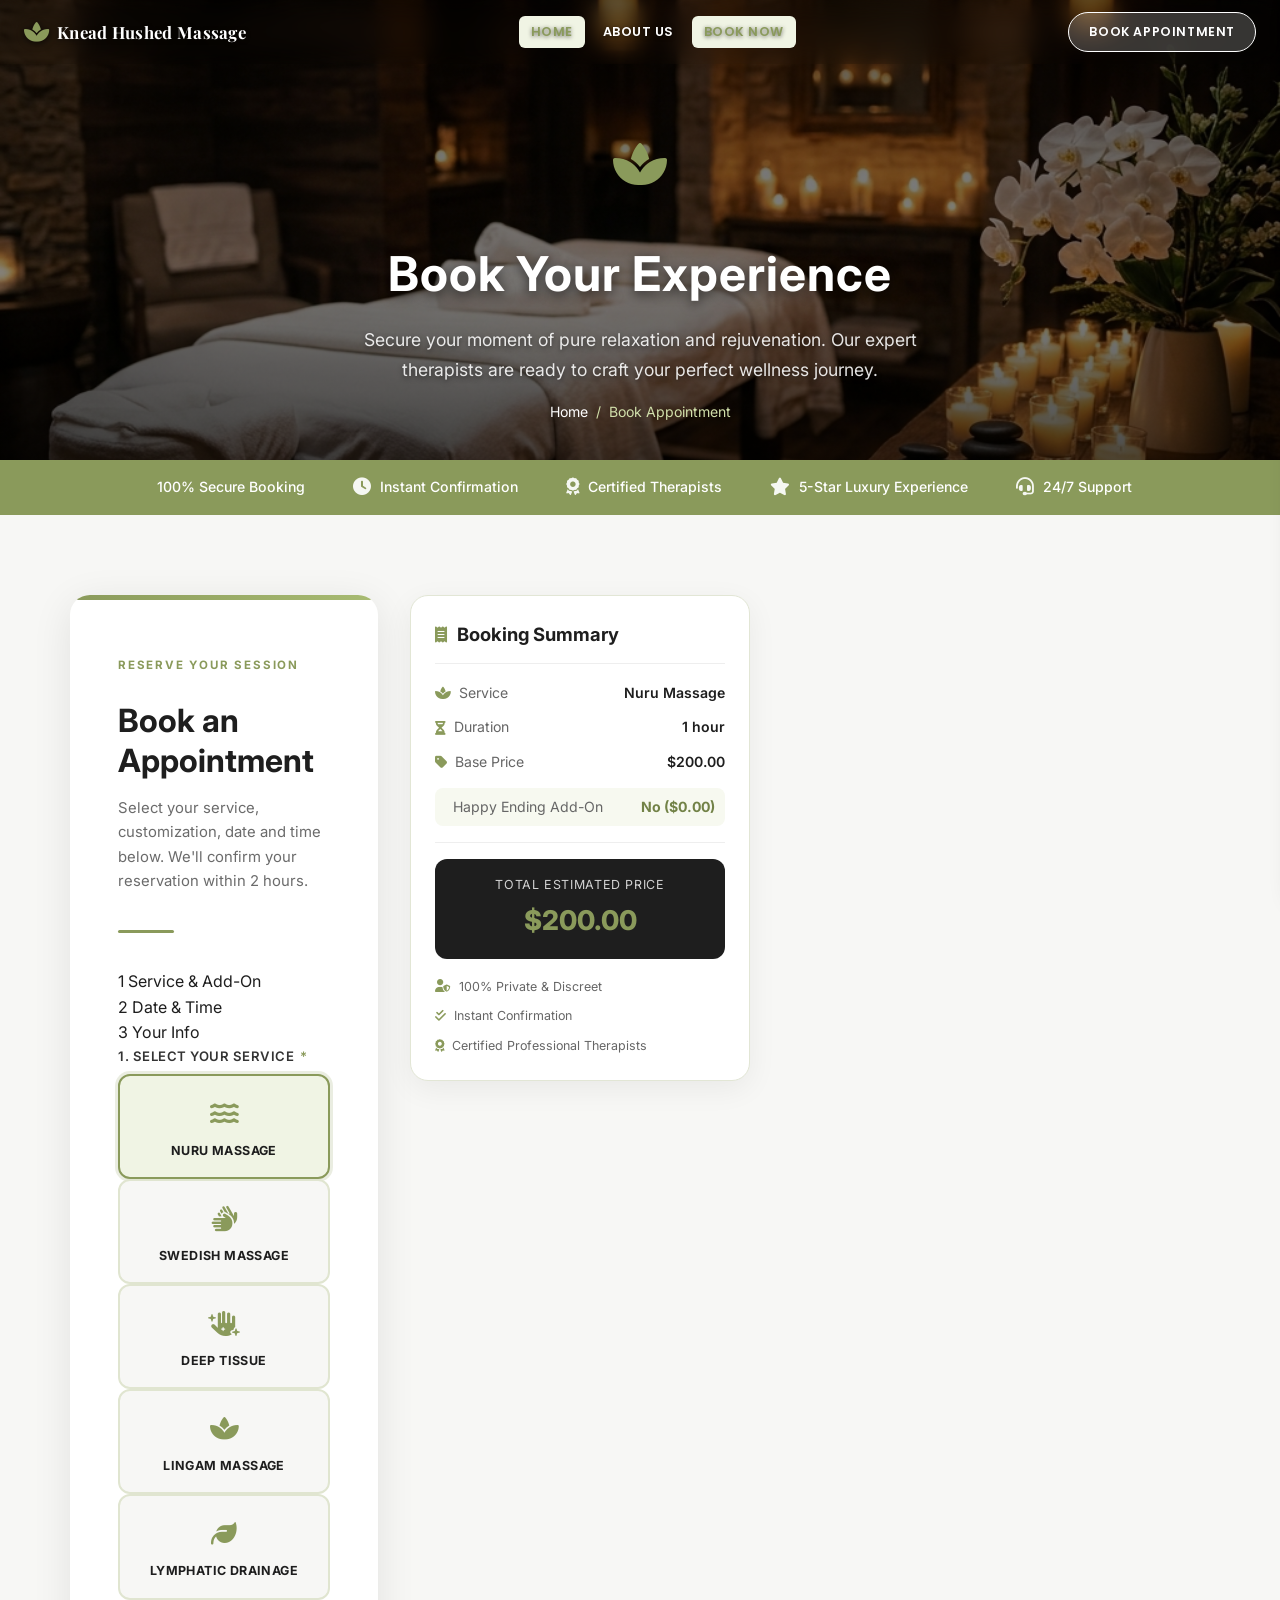
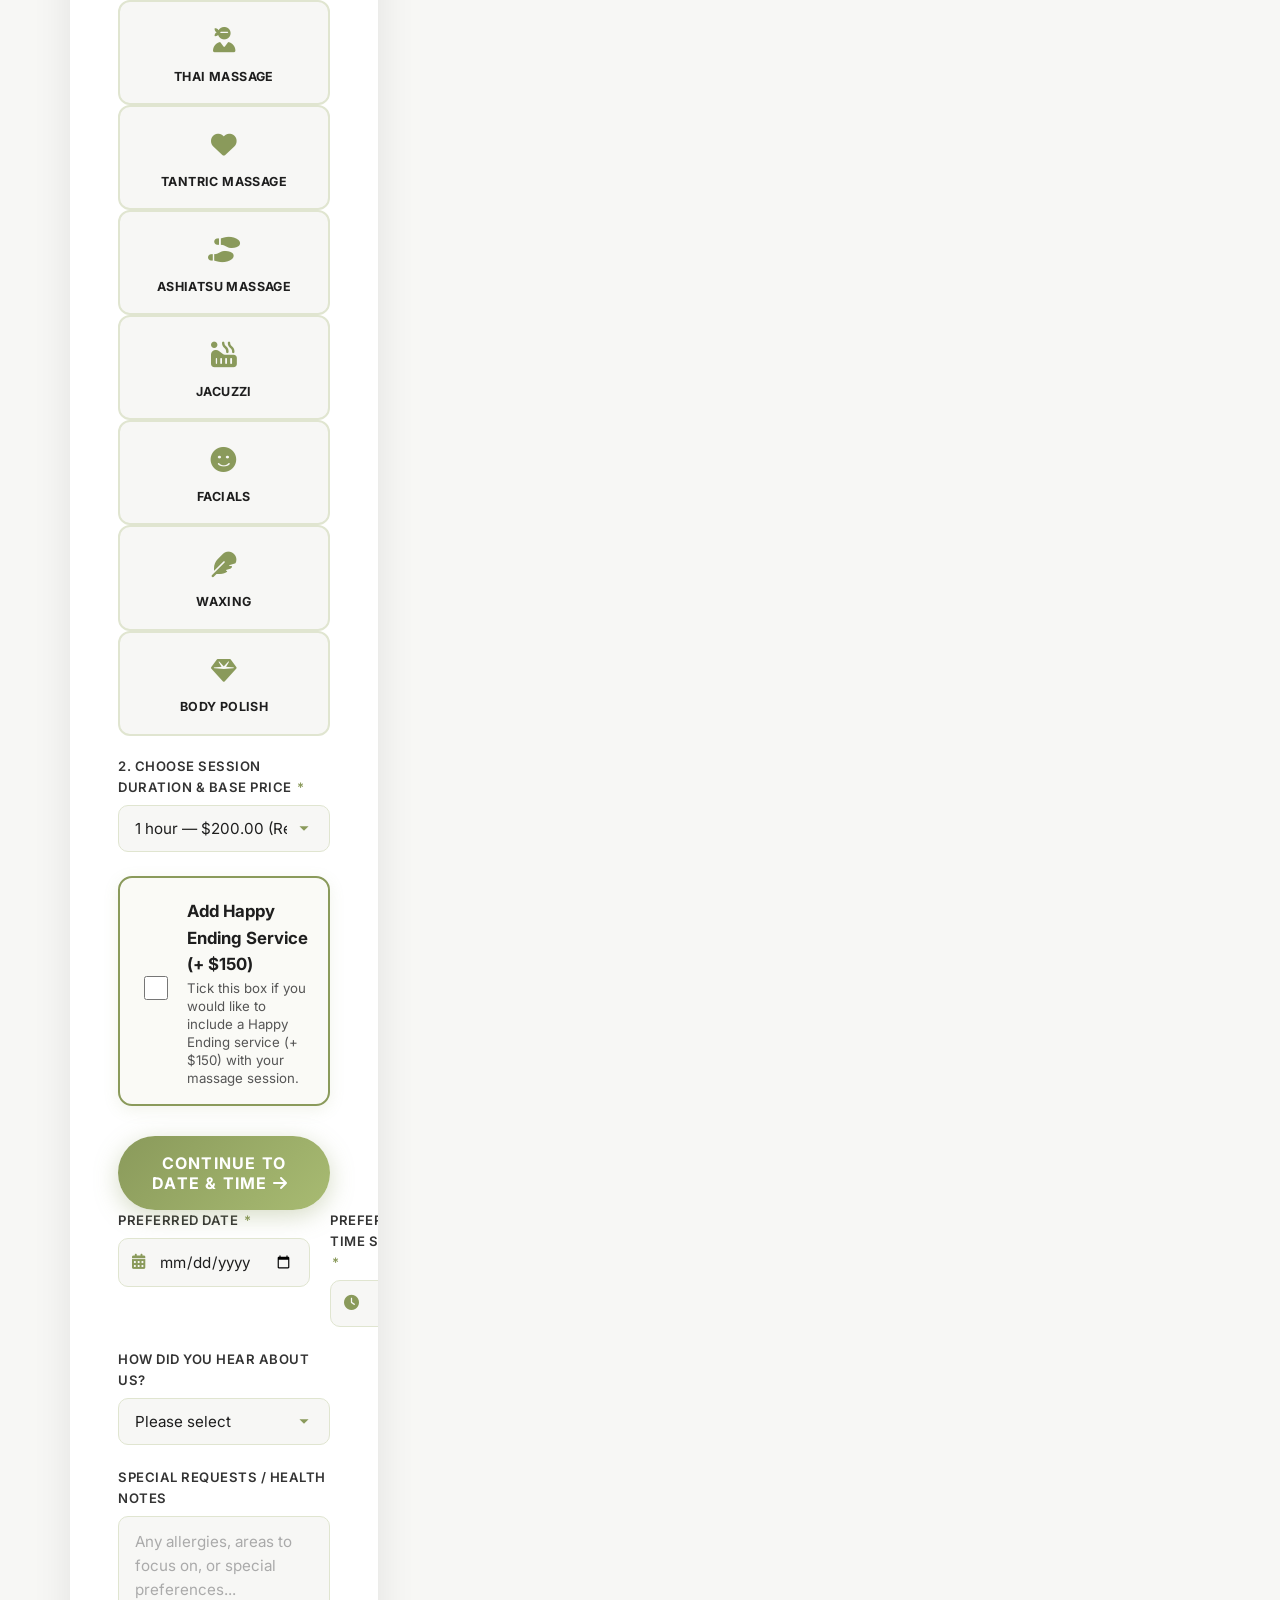
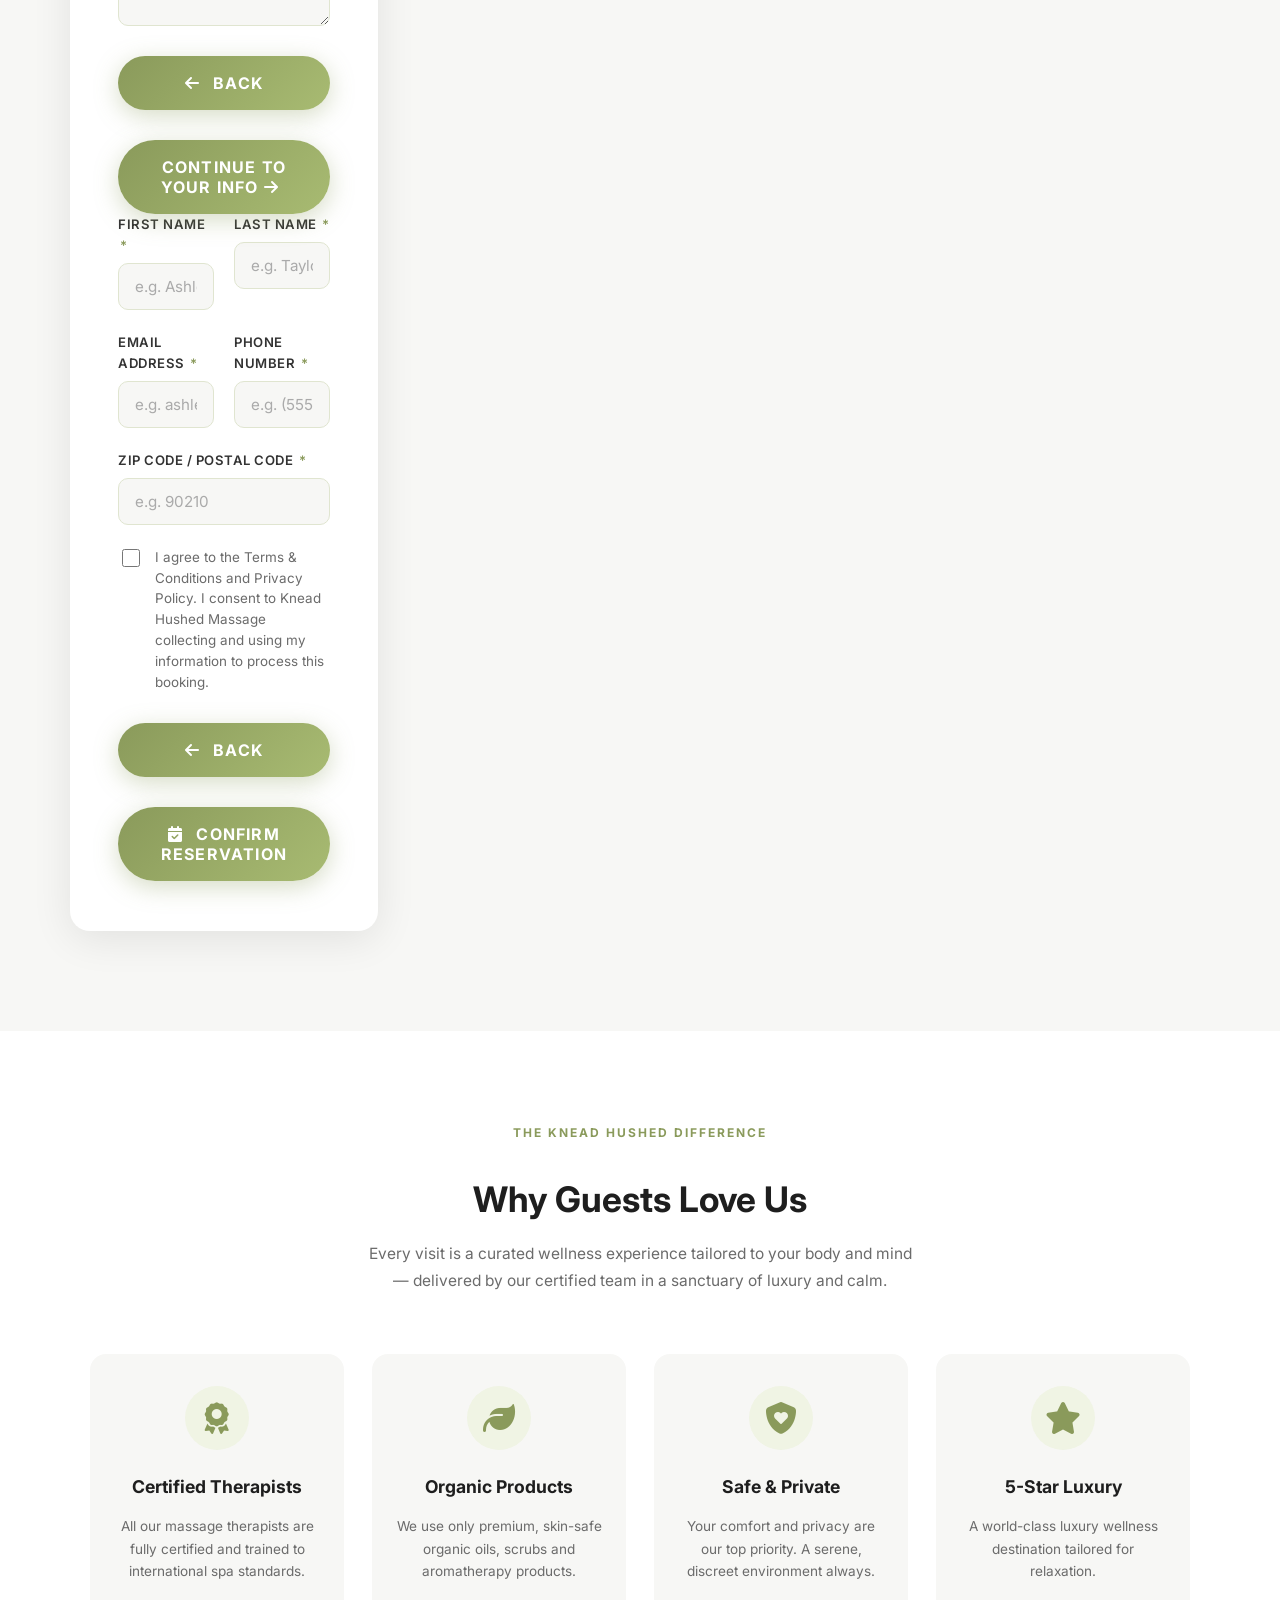
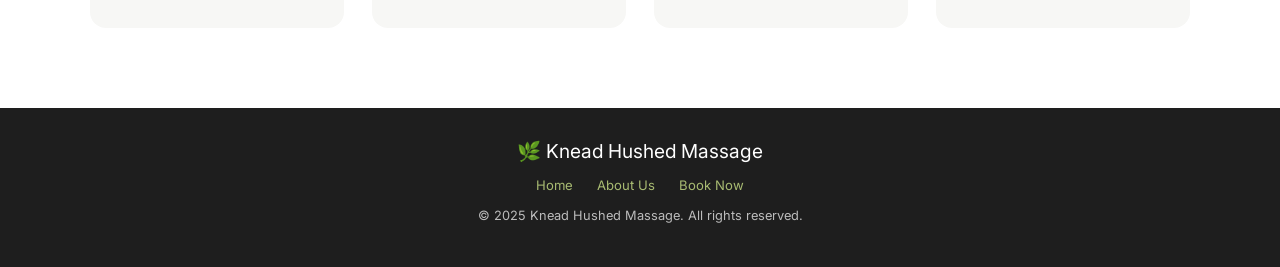
<file: book-now/index.html>
<!DOCTYPE html>
<html lang="en">
<head>
  <meta charset="UTF-8">
  <meta name="viewport" content="width=device-width, initial-scale=1.0">
  <meta name="description" content="Book your luxury massage appointment at Knead Hushed Massage — premier wellness spa. Choose your service, date, and time for a rejuvenating experience.">
  <title>Book an Appointment | Knead Hushed Massage</title>

    <!-- FAVICONS (FLOWER SPA LOGO) -->
  
  
  
  
  
  

  <link rel="preload" as="image" href="../wp-content/uploads/2024/05/kneadhushed-website-1.jpg" fetchpriority="high">
  <!-- GOOGLE FONTS (INTER) -->
  <link rel="preconnect" href="https://fonts.googleapis.com">
  <link rel="preconnect" href="https://fonts.gstatic.com" crossorigin>
  <link href="https://fonts.googleapis.com/css2?family=Inter:wght@300;400;500;600;700;800;900&display=swap" rel="stylesheet">

  <!-- FONT AWESOME -->
  <link rel="stylesheet" href="https://cdnjs.cloudflare.com/ajax/libs/font-awesome/6.5.1/css/all.min.css">

  <style id="knead-inter-font-override">
    :root {
      --olive: #8A9A5B;
      --olive-dark: #728247;
      --olive-light: #a8bb72;
      --olive-pale: #f0f4e4;
      --charcoal: #1e1e1e;
      --charcoal-mid: #333333;
      --grey: #6b6b6b;
      --grey-light: #f7f7f5;
      --white: #ffffff;
      --border: #e0e5d0;
      --shadow: 0 4px 30px rgba(0,0,0,0.08);
      --radius: 14px;
      --font-serif: 'Inter', sans-serif !important;
      --font-sans: 'Inter', sans-serif !important;
    }

    html, body, p, span, a, div, li, ul, h1, h2, h3, h4, h5, h6, input, select, textarea, button, label, header, footer,
    header *, header a, .knead-brand-logo, .knead-header-btn, .navbar *, .nav *,
    footer *, .booking-footer, .booking-footer *, .knead-footer-bottom, .knead-footer-bottom *,
    .knead-brand-logo, .booking-hero-title, .booking-form-card, .btn-book, .step-badge, .step-title, .service-name {
      font-family: 'Inter', system-ui, -apple-system, BlinkMacSystemFont, 'Segoe UI', Roboto, sans-serif !important;
    }

    /* Complete brand name on mobile header */
    .knead-brand-full {
      display: inline !important;
    }
    .knead-brand-short {
      display: none !important;
    }
    @media (max-width: 768px) {
      .knead-brand-logo {
        font-size: 1rem !important;
        white-space: nowrap !important;
      }
    }
    @media (max-width: 480px) {
      .knead-brand-logo {
        font-size: 0.92rem !important;
        letter-spacing: -0.02em !important;
        white-space: nowrap !important;
      }
    }

    /* Restore Font Awesome icon families */
    i, .fa, .fas, .far, .fab, .fal, [class^="fa-"], [class*=" fa-"], .knead-brand-icon-logo i, .knead-footer-logo-icon {
      font-family: "Font Awesome 6 Free", "FontAwesome" !important;
      font-weight: 900 !important;
    }
    .fab, .fa-brands {
      font-family: "Font Awesome 6 Brands", "FontAwesome" !important;
      font-weight: 400 !important;
    }

    html { scroll-behavior: smooth; }

    body {
      font-family: var(--font-sans);
      color: var(--charcoal);
      background: var(--white);
      line-height: 1.6;
      overflow-x: hidden;
    }

    /* ========== HEADER ========== */
    #yolo-header {
      position: fixed;
      top: 0; left: 0;
      width: 100%;
      z-index: 9999;
      transition: background-color 0.3s ease, box-shadow 0.3s ease;
    }

    .yolo-header-nav-wrapper {
      background: rgba(255,255,255,0.95);
      backdrop-filter: blur(12px);
      box-shadow: 0 2px 20px rgba(0,0,0,0.08);
      padding: 0;
    }

    .knead-horizontal-header-wrapper {
      display: flex;
      align-items: center;
      justify-content: space-between;
      padding: 14px 32px;
      max-width: 1400px;
      margin: 0 auto;
    }

    .header-left-brand a {
      display: inline-flex;
      align-items: center;
      gap: 9px;
      text-decoration: none;
    }

    .knead-brand-icon-logo {
      font-size: 1.5rem;
      color: var(--olive);
    }

    .knead-brand-logo {
      font-family: var(--font-serif);
      font-weight: 700;
      font-size: 1.1rem;
      color: var(--charcoal);
      letter-spacing: 0.3px;
      white-space: nowrap;
    }

    .header-center-nav ul {
      display: flex;
      align-items: center;
      list-style: none;
      gap: 6px;
    }

    .header-center-nav ul li a {
      font-family: var(--font-sans);
      font-weight: 600;
      font-size: 0.8rem;
      color: var(--charcoal-mid);
      text-decoration: none;
      text-transform: uppercase;
      letter-spacing: 0.6px;
      padding: 6px 12px;
      border-radius: 6px;
      transition: color 0.2s, background 0.2s;
    }

    .header-center-nav ul li a:hover,
    .header-center-nav ul li a.active {
      color: var(--olive);
      background: var(--olive-pale);
    }

    .header-right-cta .knead-header-btn {
      font-family: var(--font-sans);
      font-weight: 600;
      font-size: 0.8rem;
      text-transform: uppercase;
      letter-spacing: 0.6px;
      padding: 10px 22px;
      border-radius: 25px;
      background: var(--olive);
      color: var(--white);
      border: 1.5px solid var(--olive);
      text-decoration: none;
      white-space: nowrap;
      transition: background 0.2s, transform 0.15s;
    }

    .header-right-cta .knead-header-btn:hover {
      background: var(--olive-dark);
      border-color: var(--olive-dark);
      transform: translateY(-1px);
    }

    /* ========== HERO BANNER ========== */
    .booking-hero {
      position: relative;
      width: 100%;
      height: 440px;
      background-image: url('../wp-content/uploads/2024/05/knead-booking-hero.png');
      background-size: cover;
      background-position: center 40%;
      background-repeat: no-repeat;
      display: flex;
      align-items: center;
      justify-content: center;
      text-align: center;
    }

    .booking-hero-overlay {
      position: absolute;
      inset: 0;
      background: linear-gradient(180deg, rgba(0,0,0,0.62) 0%, rgba(0,0,0,0.48) 60%, rgba(0,0,0,0.70) 100%);
    }

    .booking-hero-content {
      position: relative;
      z-index: 2;
      color: var(--white);
      padding: 0 20px;
    }

    .booking-hero-icon {
      font-size: 3rem;
      color: rgba(255,255,255,0.9);
      margin-bottom: 12px;
      filter: drop-shadow(0 3px 6px rgba(0,0,0,0.5));
    }

    .booking-hero-title {
      font-family: var(--font-serif);
      font-size: 3rem;
      font-weight: 700;
      color: var(--white);
      text-shadow: 0 3px 12px rgba(0,0,0,0.6);
      letter-spacing: 1px;
      margin-bottom: 12px;
    }

    .booking-hero-subtitle {
      font-size: 1.1rem;
      font-weight: 400;
      color: rgba(255,255,255,0.88);
      text-shadow: 0 2px 5px rgba(0,0,0,0.5);
      max-width: 560px;
      margin: 0 auto;
      line-height: 1.7;
    }

    .booking-hero-breadcrumb {
      margin-top: 16px;
      font-size: 0.88rem;
      color: #d1dfab;
    }

    .booking-hero-breadcrumb a {
      color: var(--white);
      text-decoration: none;
    }

    .booking-hero-breadcrumb a:hover { color: var(--olive-light); }

    /* ========== TRUST BADGES ========== */
    .trust-strip {
      background: var(--olive);
      padding: 16px 32px;
    }

    .trust-strip-inner {
      max-width: 1100px;
      margin: 0 auto;
      display: flex;
      align-items: center;
      justify-content: center;
      gap: 48px;
      flex-wrap: wrap;
    }

    .trust-badge {
      display: flex;
      align-items: center;
      gap: 9px;
      color: var(--white);
      font-size: 0.88rem;
      font-weight: 500;
    }

    .trust-badge i {
      font-size: 1.1rem;
      opacity: 0.92;
    }

    /* ========== MAIN BOOKING SECTION ========== */
    .booking-section {
      padding: 80px 24px 100px;
      background: var(--grey-light);
    }

    .booking-container {
      max-width: 1140px;
      margin: 0 auto;
      display: grid;
      grid-template-columns: 1fr 420px;
      gap: 40px;
      align-items: start;
    }

    /* ========== BOOKING FORM CARD ========== */
    .booking-form-card {
      background: var(--white);
      border-radius: 20px;
      box-shadow: 0 8px 40px rgba(0,0,0,0.09);
      padding: 50px 48px;
      position: relative;
      overflow: hidden;
    }

    .booking-form-card::before {
      content: '';
      position: absolute;
      top: 0; left: 0;
      width: 100%; height: 5px;
      background: linear-gradient(90deg, var(--olive), var(--olive-light));
    }

    .form-section-label {
      font-family: var(--font-sans);
      font-size: 0.72rem;
      font-weight: 700;
      text-transform: uppercase;
      letter-spacing: 1.8px;
      color: var(--olive);
      margin-bottom: 6px;
    }

    .form-section-title {
      font-family: var(--font-serif);
      font-size: 2rem;
      font-weight: 700;
      color: var(--charcoal);
      margin-bottom: 6px;
      line-height: 1.25;
    }

    .form-section-desc {
      font-size: 0.93rem;
      color: var(--grey);
      margin-bottom: 36px;
      line-height: 1.65;
    }

    .form-divider {
      width: 56px;
      height: 3px;
      background: var(--olive);
      border-radius: 2px;
      margin-bottom: 36px;
    }

    /* FORM GROUPS */
    .form-row {
      display: grid;
      grid-template-columns: 1fr 1fr;
      gap: 20px;
      margin-bottom: 22px;
    }

    .form-group {
      display: flex;
      flex-direction: column;
      gap: 7px;
    }

    .form-group.full { grid-column: 1 / -1; }

    .form-label {
      font-size: 0.82rem;
      font-weight: 600;
      color: var(--charcoal-mid);
      text-transform: uppercase;
      letter-spacing: 0.5px;
    }

    .form-label span.required {
      color: var(--olive);
      margin-left: 2px;
    }

    .form-control {
      font-family: var(--font-sans);
      font-size: 0.95rem;
      color: var(--charcoal);
      background: var(--grey-light);
      border: 1.5px solid var(--border);
      border-radius: 10px;
      padding: 13px 16px;
      width: 100%;
      outline: none;
      transition: border-color 0.2s, box-shadow 0.2s, background 0.2s;
      appearance: none;
    }

    .form-control:focus {
      border-color: var(--olive);
      background: var(--white);
      box-shadow: 0 0 0 3px rgba(138,154,91,0.15);
    }

    .form-control::placeholder { color: #aaa; }

    select.form-control {
      background-image: url("data:image/svg+xml,%3Csvg xmlns='http://www.w3.org/2000/svg' viewBox='0 0 24 24' fill='%238A9A5B'%3E%3Cpath d='M7 10l5 5 5-5z'/%3E%3C/svg%3E");
      background-repeat: no-repeat;
      background-position: right 14px center;
      background-size: 22px;
      padding-right: 42px;
      cursor: pointer;
    }

    textarea.form-control {
      resize: vertical;
      min-height: 110px;
      line-height: 1.6;
    }

    /* SERVICE CARDS */
    .service-grid {
      display: grid;
      grid-template-columns: repeat(3, 1fr);
      gap: 14px;
      margin-bottom: 10px;
    }

    .service-card {
      position: relative;
      cursor: pointer;
    }

    .service-card input[type="radio"] {
      position: absolute;
      opacity: 0;
      width: 0; height: 0;
    }

    .service-card-label {
      display: flex;
      flex-direction: column;
      align-items: center;
      justify-content: center;
      text-align: center;
      gap: 8px;
      padding: 18px 12px;
      border: 2px solid var(--border);
      border-radius: 12px;
      background: var(--grey-light);
      cursor: pointer;
      transition: border-color 0.2s, background 0.2s, box-shadow 0.2s;
    }

    .service-card-label:hover {
      border-color: var(--olive-light);
      background: #f5f8ee;
    }

    .service-card input:checked + .service-card-label {
      border-color: var(--olive);
      background: var(--olive-pale);
      box-shadow: 0 0 0 3px rgba(138,154,91,0.18);
    }

    .service-icon {
      font-size: 1.6rem;
      color: var(--olive);
    }

    .service-name {
      font-size: 0.78rem;
      font-weight: 700;
      color: var(--charcoal);
      text-transform: uppercase;
      letter-spacing: 0.4px;
      line-height: 1.3;
    }

    .service-duration {
      font-size: 0.72rem;
      color: var(--grey);
    }

    /* DATE TIME ROW */
    .datetime-input-wrapper {
      position: relative;
    }

    .datetime-input-wrapper i {
      position: absolute;
      left: 14px;
      top: 50%;
      transform: translateY(-50%);
      color: var(--olive);
      font-size: 0.95rem;
      pointer-events: none;
    }

    .datetime-input-wrapper .form-control {
      padding-left: 40px;
    }

    /* CONSENT CHECK */
    .consent-row {
      display: flex;
      align-items: flex-start;
      gap: 12px;
      margin-top: 8px;
    }

    .consent-row input[type="checkbox"] {
      width: 18px; height: 18px;
      accent-color: var(--olive);
      flex-shrink: 0;
      margin-top: 2px;
      cursor: pointer;
    }

    .consent-text {
      font-size: 0.84rem;
      color: var(--grey);
      line-height: 1.55;
    }

    .consent-text a {
      color: var(--olive);
      text-decoration: none;
      font-weight: 600;
    }

    /* SUBMIT BUTTON */
    .btn-book {
      display: block;
      width: 100%;
      margin-top: 30px;
      padding: 17px 32px;
      background: linear-gradient(135deg, var(--olive), var(--olive-light));
      color: var(--white);
      font-family: var(--font-sans);
      font-size: 1rem;
      font-weight: 700;
      text-transform: uppercase;
      letter-spacing: 1.2px;
      border: none;
      border-radius: 50px;
      cursor: pointer;
      transition: transform 0.2s, box-shadow 0.2s;
      box-shadow: 0 6px 24px rgba(138,154,91,0.35);
      position: relative;
      overflow: hidden;
    }

    .btn-book::before {
      content: '';
      position: absolute;
      inset: 0;
      background: rgba(255,255,255,0);
      transition: background 0.2s;
    }

    .btn-book:hover {
      transform: translateY(-2px);
      box-shadow: 0 10px 32px rgba(138,154,91,0.45);
    }

    .btn-book:hover::before { background: rgba(255,255,255,0.06); }

    .btn-book:active { transform: translateY(0); }

    .btn-book i { margin-right: 8px; }

    /* SUCCESS MESSAGE */
    .booking-success {
      display: none;
      text-align: center;
      padding: 50px 30px;
      animation: fadeIn 0.5s ease;
    }

    .success-icon {
      font-size: 4rem;
      color: var(--olive);
      margin-bottom: 20px;
    }

    .success-title {
      font-family: var(--font-serif);
      font-size: 1.9rem;
      color: var(--charcoal);
      margin-bottom: 12px;
    }

    .success-text {
      font-size: 0.97rem;
      color: var(--grey);
      line-height: 1.7;
    }

    @keyframes fadeIn {
      from { opacity: 0; transform: translateY(12px); }
      to { opacity: 1; transform: translateY(0); }
    }

    /* ========== SIDEBAR CARD ========== */
    .booking-sidebar {
      display: flex;
      flex-direction: column;
      gap: 24px;
    }

    /* Spa Image */
    .sidebar-image-card {
      border-radius: 18px;
      overflow: hidden;
      box-shadow: 0 8px 30px rgba(0,0,0,0.12);
    }

    .sidebar-image-card img {
      width: 100%;
      height: 280px;
      object-fit: cover;
      display: block;
      transition: transform 0.5s ease;
    }

    .sidebar-image-card:hover img { transform: scale(1.03); }

    /* Info Card */
    .sidebar-info-card {
      background: var(--white);
      border-radius: 18px;
      box-shadow: var(--shadow);
      padding: 32px 28px;
      position: relative;
      overflow: hidden;
    }

    .sidebar-info-card::after {
      content: '';
      position: absolute;
      bottom: 0; left: 0;
      width: 100%; height: 4px;
      background: linear-gradient(90deg, var(--olive), var(--olive-light));
    }

    .sidebar-section-heading {
      font-family: var(--font-serif);
      font-size: 1.2rem;
      font-weight: 700;
      color: var(--charcoal);
      margin-bottom: 18px;
      display: flex;
      align-items: center;
      gap: 10px;
    }

    .sidebar-section-heading i {
      color: var(--olive);
      font-size: 1.1rem;
    }

    .contact-list {
      display: flex;
      flex-direction: column;
      gap: 14px;
    }

    .contact-item {
      display: flex;
      align-items: flex-start;
      gap: 12px;
    }

    .contact-item-icon {
      width: 36px; height: 36px;
      border-radius: 50%;
      background: var(--olive-pale);
      display: flex;
      align-items: center;
      justify-content: center;
      flex-shrink: 0;
    }

    .contact-item-icon i {
      font-size: 0.88rem;
      color: var(--olive);
    }

    .contact-item-text {
      flex: 1;
    }

    .contact-item-label {
      font-size: 0.72rem;
      font-weight: 700;
      text-transform: uppercase;
      letter-spacing: 0.5px;
      color: var(--grey);
      margin-bottom: 2px;
    }

    .contact-item-value {
      font-size: 0.9rem;
      color: var(--charcoal-mid);
      font-weight: 500;
    }

    .contact-item-value a {
      color: var(--charcoal-mid);
      text-decoration: none;
    }

    .contact-item-value a:hover { color: var(--olive); }

    /* Hours Card */
    .sidebar-hours-card {
      background: var(--olive);
      border-radius: 18px;
      padding: 28px 28px;
      color: var(--white);
    }

    .sidebar-hours-heading {
      font-family: var(--font-serif);
      font-size: 1.15rem;
      font-weight: 700;
      margin-bottom: 16px;
      display: flex;
      align-items: center;
      gap: 10px;
    }

    .hours-list {
      display: flex;
      flex-direction: column;
      gap: 10px;
    }

    .hours-row {
      display: flex;
      justify-content: space-between;
      align-items: center;
      font-size: 0.88rem;
      padding: 6px 0;
      border-bottom: 1px solid rgba(255,255,255,0.15);
    }

    .hours-row:last-child { border-bottom: none; }

    .hours-day { font-weight: 600; opacity: 0.9; }
    .hours-time { opacity: 0.85; }

    /* ========== WHY CHOOSE US ========== */
    .why-section {
      padding: 80px 24px;
      background: var(--white);
    }

    .why-container {
      max-width: 1100px;
      margin: 0 auto;
      text-align: center;
    }

    .why-label {
      font-size: 0.75rem;
      font-weight: 700;
      text-transform: uppercase;
      letter-spacing: 2px;
      color: var(--olive);
      margin-bottom: 10px;
    }

    .why-title {
      font-family: var(--font-serif);
      font-size: 2.2rem;
      font-weight: 700;
      color: var(--charcoal);
      margin-bottom: 14px;
    }

    .why-desc {
      font-size: 0.97rem;
      color: var(--grey);
      max-width: 560px;
      margin: 0 auto 60px;
      line-height: 1.7;
    }

    .why-grid {
      display: grid;
      grid-template-columns: repeat(4, 1fr);
      gap: 28px;
    }

    .why-card {
      background: var(--grey-light);
      border-radius: 16px;
      padding: 32px 22px;
      text-align: center;
      transition: transform 0.2s, box-shadow 0.2s;
    }

    .why-card:hover {
      transform: translateY(-4px);
      box-shadow: 0 12px 32px rgba(0,0,0,0.08);
    }

    .why-card-icon {
      font-size: 2rem;
      color: var(--olive);
      margin-bottom: 14px;
      background: var(--olive-pale);
      width: 64px; height: 64px;
      border-radius: 50%;
      display: flex;
      align-items: center;
      justify-content: center;
      margin: 0 auto 16px;
    }

    .why-card-title {
      font-family: var(--font-serif);
      font-size: 1.1rem;
      font-weight: 700;
      color: var(--charcoal);
      margin-bottom: 8px;
    }

    .why-card-text {
      font-size: 0.85rem;
      color: var(--grey);
      line-height: 1.65;
    }

    /* ========== FOOTER ========== */
    .booking-footer {
      background: var(--charcoal);
      color: rgba(255,255,255,0.7);
      padding: 28px 32px;
      text-align: center;
    }

    .booking-footer a { color: var(--olive-light); text-decoration: none; }
    .booking-footer a:hover { color: var(--white); }

    .footer-brand {
      font-family: var(--font-serif);
      font-size: 1.2rem;
      color: var(--white);
      margin-bottom: 8px;
    }

    .footer-links {
      display: flex;
      justify-content: center;
      gap: 24px;
      font-size: 0.82rem;
      flex-wrap: wrap;
    }

    /* ========== MOBILE HEADER ========== */
    .mobile-header {
      display: none;
      position: fixed;
      top: 0; left: 0;
      width: 100%;
      z-index: 9999;
      background: rgba(255,255,255,0.97);
      backdrop-filter: blur(10px);
      box-shadow: 0 2px 15px rgba(0,0,0,0.1);
      padding: 14px 20px;
      align-items: center;
      justify-content: space-between;
    }

    .mobile-brand {
      display: flex;
      align-items: center;
      gap: 8px;
      text-decoration: none;
    }

    .mobile-hamburger {
      background: none;
      border: none;
      font-size: 1.4rem;
      color: var(--charcoal);
      cursor: pointer;
    }

    /* ========== RESPONSIVE ========== */
    @media (max-width: 1024px) {
      .booking-container { grid-template-columns: 1fr; }
      .booking-sidebar { order: -1; }
      .sidebar-image-card img { height: 220px; }
      .why-grid { grid-template-columns: repeat(2, 1fr); }
    }

    @media (max-width: 768px) {
      .knead-horizontal-header-wrapper { display: none; }
      .mobile-header { display: flex; }
      .booking-hero { height: 320px; }
      .booking-hero-title { font-size: 2rem; }
      .booking-hero-subtitle { font-size: 0.9rem; }
      .booking-form-card { padding: 32px 22px; }
      .form-row { grid-template-columns: 1fr; }
      .service-grid { grid-template-columns: repeat(2, 1fr); }
      .trust-strip-inner { gap: 22px; }
      .why-grid { grid-template-columns: 1fr 1fr; gap: 18px; }
      .form-section-title { font-size: 1.6rem; }
    }

    @media (max-width: 480px) {
      .service-grid { grid-template-columns: 1fr 1fr; }
      .why-grid { grid-template-columns: 1fr; }
      .booking-hero-title { font-size: 1.7rem; }
      .trust-strip-inner { flex-direction: column; gap: 12px; }
    }
  </style>




<style id="knead-exact-book-now-header-css">
/* ========== EXACT BOOK-NOW HEADER SYSTEM ========== */
#yolo-header {
  position: fixed !important;
  top: 0 !important;
  left: 0 !important;
  width: 100% !important;
  z-index: 99999 !important;
  margin: 0 !important;
  padding: 0 !important;
  height: auto !important;
}

.yolo-header-nav-wrapper {
  background: rgba(255,255,255,0.95) !important;
  backdrop-filter: blur(12px) !important;
  box-shadow: 0 2px 20px rgba(0,0,0,0.08) !important;
  padding: 0 !important;
  margin: 0 !important;
  width: 100% !important;
  transition: background-color 0.35s ease, box-shadow 0.35s ease !important;
}

.knead-horizontal-header-wrapper {
  display: flex !important;
  align-items: center !important;
  justify-content: space-between !important;
  padding: 14px 32px !important;
  max-width: 1400px !important;
  margin: 0 auto !important;
  box-sizing: border-box !important;
  width: 100% !important;
}

.header-left-brand a {
  display: inline-flex !important;
  align-items: center !important;
  gap: 9px !important;
  text-decoration: none !important;
}

.knead-brand-icon-logo {
  font-size: 1.5rem !important;
  color: #8A9A5B !important;
  transition: color 0.3s ease !important;
}

.knead-brand-logo {
  font-family: 'Playfair Display', Georgia, serif !important;
  font-weight: 700 !important;
  font-size: 1.1rem !important;
  color: #1e1e1e !important;
  letter-spacing: 0.3px !important;
  white-space: nowrap !important;
  transition: color 0.3s ease !important;
}

.header-center-nav ul {
  display: flex !important;
  align-items: center !important;
  list-style: none !important;
  gap: 6px !important;
  margin: 0 !important;
  padding: 0 !important;
}

.header-center-nav ul li {
  list-style: none !important;
  margin: 0 !important;
  padding: 0 !important;
}

.header-center-nav ul li a {
  font-family: 'Poppins', sans-serif !important;
  font-weight: 600 !important;
  font-size: 0.8rem !important;
  color: #333333 !important;
  text-decoration: none !important;
  text-transform: uppercase !important;
  letter-spacing: 0.6px !important;
  padding: 6px 12px !important;
  border-radius: 6px !important;
  display: block !important;
  white-space: nowrap !important;
  transition: color 0.2s ease, background-color 0.2s ease !important;
}

.header-center-nav ul li a:hover,
.header-center-nav ul li a.active {
  color: #8A9A5B !important;
  background: #f0f4e4 !important;
}

.header-right-cta .knead-header-btn {
  font-family: 'Poppins', sans-serif !important;
  font-weight: 600 !important;
  font-size: 0.8rem !important;
  text-transform: uppercase !important;
  letter-spacing: 0.6px !important;
  padding: 10px 22px !important;
  border-radius: 25px !important;
  background: #8A9A5B !important;
  color: #ffffff !important;
  border: 1.5px solid #8A9A5B !important;
  text-decoration: none !important;
  white-space: nowrap !important;
  display: inline-block !important;
  transition: background-color 0.2s ease, border-color 0.2s ease !important;
}

.header-right-cta .knead-header-btn:hover {
  background: #728247 !important;
  border-color: #728247 !important;
  color: #ffffff !important;
}

/* ========== TRANSPARENT AT TOP OVER HERO ========== */
.header-at-top .yolo-header-nav-wrapper {
  background: transparent !important;
  box-shadow: none !important;
}

.header-at-top .knead-brand-logo {
  color: #ffffff !important;
  text-shadow: 0 1px 4px rgba(0,0,0,0.6) !important;
}

.header-at-top .knead-brand-icon-logo {
  color: #ffffff !important;
  filter: drop-shadow(0 1px 3px rgba(0,0,0,0.6)) !important;
}

.header-at-top .header-center-nav ul li a {
  color: #ffffff !important;
  text-shadow: 0 1px 4px rgba(0,0,0,0.6) !important;
}

.header-at-top .header-center-nav ul li a:hover {
  color: #d1dfab !important;
  background: rgba(255,255,255,0.15) !important;
  text-shadow: none !important;
}

.header-at-top .header-right-cta .knead-header-btn {
  background: rgba(255,255,255,0.2) !important;
  color: #ffffff !important;
  border-color: #ffffff !important;
  backdrop-filter: blur(4px) !important;
}

.header-at-top .header-right-cta .knead-header-btn:hover {
  background: #ffffff !important;
  color: #212121 !important;
  border-color: #ffffff !important;
}

/* ========== SOLID WHITE ON SCROLL ========== */
.header-on-scroll .yolo-header-nav-wrapper {
  background: rgba(255,255,255,0.98) !important;
  backdrop-filter: blur(12px) !important;
  box-shadow: 0 4px 20px rgba(0,0,0,0.08) !important;
}

.header-on-scroll .knead-brand-logo {
  color: #1e1e1e !important;
  text-shadow: none !important;
}

.header-on-scroll .knead-brand-icon-logo {
  color: #8A9A5B !important;
  filter: none !important;
}

.header-on-scroll .header-center-nav ul li a {
  color: #333333 !important;
  text-shadow: none !important;
}

.header-on-scroll .header-center-nav ul li a:hover {
  color: #8A9A5B !important;
  background: #f0f4e4 !important;
}

.header-on-scroll .header-right-cta .knead-header-btn {
  background: #8A9A5B !important;
  color: #ffffff !important;
  border-color: #8A9A5B !important;
}

.header-on-scroll .header-right-cta .knead-header-btn:hover {
  background: #728247 !important;
  border-color: #728247 !important;
  color: #ffffff !important;
}

@media (max-width: 1024px) {
  .knead-horizontal-header-wrapper { padding: 12px 20px !important; }
  .knead-brand-logo { font-size: 0.98rem !important; }
  .header-center-nav ul li a { font-size: 0.76rem !important; padding: 5px 9px !important; }
  .header-right-cta .knead-header-btn { font-size: 0.75rem !important; padding: 8px 16px !important; }
}

@media (max-width: 768px) {
  .header-center-nav { display: none !important; }
}
</style>
<style id="knead-banner-and-logo-fix-css">
/* ============================================================
   KNEAD HUSHED BANNER & LOGO COLOR FIX
   ============================================================ */

/* 1. REMOVE WHITE LAYER AT TOP OF BANNERS */
html, body, #yolo-wrapper, #yolo-content-wrapper, main, .yolo-site-content-page {
  margin-top: 0 !important;
  padding-top: 0 !important;
}

#yolo-header {
  top: 0 !important;
  margin: 0 !important;
}

.knead-about-hero-section,
.booking-hero,
.elementor-section-height-full {
  margin-top: 0 !important;
  padding-top: 100px !important; /* Space for transparent header */
}

/* 2. SIGNATURE OLIVE GREEN COLOR (#8A9A5B) FOR ALL FLOWER SPA LOGOS & ICONS */
.knead-brand-icon-logo,
.knead-brand-icon-logo i,
.knead-hero-flower-icon,
.knead-hero-flower-icon i,
.booking-hero-icon,
.booking-hero-icon i,
.knead-brand-icon,
.knead-brand-icon i {
  color: #8A9A5B !important;
  filter: none !important;
}

/* Ensure header logo icon stays olive green at top as well */
.header-at-top .knead-brand-icon-logo,
.header-at-top .knead-brand-icon-logo i,
.header-on-scroll .knead-brand-icon-logo,
.header-on-scroll .knead-brand-icon-logo i {
  color: #8A9A5B !important;
  filter: drop-shadow(0 1px 3px rgba(0,0,0,0.4)) !important;
}

/* Make sure mobile header logo icon also uses olive green */
.header-mobile-sticky .knead-brand-icon-logo,
.header-mobile-sticky .knead-brand-icon-logo i {
  color: #8A9A5B !important;
}
</style>
<link rel="stylesheet" href="https://fonts.googleapis.com/css2?family=Poppins:ital,wght@0,300;0,400;0,500;0,600;0,700;1,400&family=Playfair+Display:ital,wght@0,400;0,600;0,700;1,400&display=swap">
<style id="knead-book-now-font-and-top-fix-css">
/* ============================================================
   KNEAD HUSHED BOOK-NOW FONT & TOP WHITE LAYER FIX
   ============================================================ */

/* 1. REMOVE WHITE LAYER AT TOP */
html, body {
  margin-top: 0 !important;
  padding-top: 0 !important;
}

.booking-hero {
  margin-top: 0 !important;
  padding-top: 100px !important;
  height: 460px !important;
}

/* 2. MATCH HOMEPAGE FONTS (POPPINS & PLAYFAIR DISPLAY) */
body, input, select, textarea, button, label, .form-control, .service-name, .btn-book, .trust-badge {
  font-family: 'Poppins', -apple-system, BlinkMacSystemFont, "Segoe UI", Roboto, sans-serif !important;
}

h1, h2, h3, h4, h5, h6, 
.booking-hero-title, 
.form-section-title, 
.knead-brand-logo, 
.sidebar-section-heading, 
.why-title,
.success-title {
  font-family: 'Playfair Display', Georgia, serif, sans-serif !important;
}
</style>
<style id="knead-brand-name-mobile-short-css">
/* Always show complete brand name "Knead Hushed Massage" on mobile and desktop headers */
.knead-brand-short { display: none !important; }
.knead-brand-full { display: inline !important; }

/* Force Inter Font on all Footers */
footer,
footer *,
#yolo-footer,
#yolo-footer *,
.elementor-location-footer,
.elementor-location-footer *,
.booking-footer,
.booking-footer *,
.knead-footer-brand,
.knead-footer-brand * {
  font-family: 'Inter', system-ui, -apple-system, BlinkMacSystemFont, 'Segoe UI', Roboto, sans-serif !important;
}
</style>
<link rel="stylesheet" href="https://fonts.googleapis.com/css2?family=Inter:wght@300;400;500;600;700;800&display=swap">
<style id="knead-book-now-inter-font-css">
/* ============================================================
   KNEAD HUSHED BOOK-NOW INTER FONT SYSTEM
   ============================================================ */

body, input, select, textarea, button, label, .form-control, 
.service-name, .btn-book, .trust-badge, h1, h2, h3, h4, h5, h6, 
.booking-hero-title, .form-section-title, .knead-brand-logo, 
.sidebar-section-heading, .why-title, .success-title, 
.booking-hero-subtitle, .form-section-desc, .contact-item-value, 
.hours-day, .hours-time, .why-card-title, .why-card-text {
  font-family: 'Inter', -apple-system, BlinkMacSystemFont, "Segoe UI", Roboto, Helvetica, Arial, sans-serif !important;
}
</style>
<style id="knead-global-mobile-responsive-fix-css">
/* ============================================================
   KNEAD HUSHED GLOBAL MOBILE RESPONSIVENESS FIX
   ============================================================ */

html, body {
  overflow-x: hidden !important;
  width: 100% !important;
  margin: 0 !important;
  padding: 0 !important;
}

*, *::before, *::after {
  box-sizing: border-box !important;
}

/* Ensure images, video, iframes scale on small screens */
img, video, iframe {
  max-width: 100% !important;
  height: auto !important;
}

/* Mobile Container Padding Adjustments */
@media (max-width: 768px) {
  .container, .container-fluid, .knead-horizontal-header-wrapper, 
  .booking-container, .why-container, .elementor-container {
    padding-left: 16px !important;
    padding-right: 16px !important;
    width: 100% !important;
  }

  .elementor-column, .elementor-col-50, .elementor-col-33, .elementor-col-100 {
    width: 100% !important;
    margin-bottom: 24px !important;
  }

  /* Form row stacking on small phones */
  .form-row {
    grid-template-columns: 1fr !important;
    gap: 14px !important;
  }

  /* Service grid scaling on phone screens */
  .service-grid {
    grid-template-columns: repeat(2, 1fr) !important;
    gap: 10px !important;
  }

  /* Typography scale on mobile */
  h1, .booking-hero-title, .knead-about-hero-title {
    font-size: 1.8rem !important;
    line-height: 1.25 !important;
  }

  h2, .form-section-title, .why-title {
    font-size: 1.5rem !important;
    line-height: 1.3 !important;
  }

  /* Header scaling */
  .knead-brand-logo {
    font-size: 0.92rem !important;
  }
}

@media (max-width: 480px) {
  .service-grid {
    grid-template-columns: 1fr 1fr !important;
  }

  .knead-brand-logo {
    font-size: 0.85rem !important;
  }

  .header-right-cta .knead-header-btn {
    padding: 7px 14px !important;
    font-size: 0.7rem !important;
  }
}
</style>
<style id="knead-perfect-mobile-header-css">
/* ============================================================
   KNEAD HUSHED PERFECT MOBILE HEADER & RESPONSIVENESS SYSTEM
   ============================================================ */

#yolo-header {
  position: fixed !important;
  top: 0 !important;
  left: 0 !important;
  width: 100% !important;
  z-index: 99999 !important;
  margin: 0 !important;
  padding: 0 !important;
}

.yolo-header-nav-wrapper {
  width: 100% !important;
  margin: 0 !important;
  padding: 0 !important;
  transition: background-color 0.35s ease, box-shadow 0.35s ease !important;
}

.knead-horizontal-header-wrapper {
  display: flex !important;
  flex-direction: row !important;
  align-items: center !important;
  justify-content: space-between !important;
  padding: 12px 24px !important;
  max-width: 1400px !important;
  margin: 0 auto !important;
  width: 100% !important;
  box-sizing: border-box !important;
}

.header-left-brand {
  display: flex !important;
  align-items: center !important;
  flex-shrink: 0 !important;
}

.header-left-brand a {
  display: inline-flex !important;
  align-items: center !important;
  gap: 8px !important;
  text-decoration: none !important;
}

.knead-brand-icon-logo {
  font-size: 1.4rem !important;
  color: #8A9A5B !important;
  line-height: 1 !important;
}

.knead-brand-logo {
  font-family: 'Playfair Display', 'Poppins', serif, sans-serif !important;
  font-weight: 700 !important;
  font-size: 1.05rem !important;
  color: #1e1e1e !important;
  letter-spacing: 0.3px !important;
  white-space: nowrap !important;
}

.header-center-nav ul {
  display: flex !important;
  align-items: center !important;
  list-style: none !important;
  gap: 6px !important;
  margin: 0 !important;
  padding: 0 !important;
}

.header-center-nav ul li a {
  font-family: 'Poppins', sans-serif !important;
  font-weight: 600 !important;
  font-size: 0.8rem !important;
  color: #333333 !important;
  text-decoration: none !important;
  text-transform: uppercase !important;
  letter-spacing: 0.5px !important;
  padding: 6px 12px !important;
  border-radius: 6px !important;
  white-space: nowrap !important;
  transition: color 0.2s ease, background-color 0.2s ease !important;
}

.header-center-nav ul li a:hover,
.header-center-nav ul li a.active {
  color: #8A9A5B !important;
  background: #f0f4e4 !important;
}

.header-right-cta {
  display: flex !important;
  align-items: center !important;
  flex-shrink: 0 !important;
}

.header-right-cta .knead-header-btn {
  font-family: 'Poppins', sans-serif !important;
  font-weight: 600 !important;
  font-size: 0.78rem !important;
  text-transform: uppercase !important;
  letter-spacing: 0.6px !important;
  padding: 9px 20px !important;
  border-radius: 25px !important;
  background: #8A9A5B !important;
  color: #ffffff !important;
  border: 1.5px solid #8A9A5B !important;
  text-decoration: none !important;
  white-space: nowrap !important;
  display: inline-block !important;
  transition: background-color 0.2s ease, border-color 0.2s ease !important;
}

/* ============================================================
   RESPONSIVE MOBILE BREAKPOINTS FOR ALL PHONE SCREENS
   ============================================================ */
@media (max-width: 991px) {
  .header-center-nav {
    display: none !important;
  }
}

@media (max-width: 768px) {
  .knead-horizontal-header-wrapper {
    padding: 10px 16px !important;
  }

  .knead-brand-logo {
    font-size: 0.92rem !important;
    letter-spacing: 0px !important;
  }

  .knead-brand-icon-logo {
    font-size: 1.25rem !important;
  }

  .header-right-cta .knead-header-btn {
    font-size: 0.72rem !important;
    padding: 7px 14px !important;
    border-radius: 20px !important;
  }
}

@media (max-width: 480px) {
  .knead-horizontal-header-wrapper {
    padding: 8px 12px !important;
  }

  .knead-brand-logo {
    font-size: 0.82rem !important;
  }

  .knead-brand-icon-logo {
    font-size: 1.15rem !important;
  }

  .header-right-cta .knead-header-btn {
    font-size: 0.68rem !important;
    padding: 6px 12px !important;
    letter-spacing: 0.3px !important;
  }
}

@media (max-width: 360px) {
  .knead-brand-logo {
    font-size: 0.75rem !important;
  }

  .header-right-cta .knead-header-btn {
    font-size: 0.65rem !important;
    padding: 5px 10px !important;
  }
}
</style>
  <!-- FAVICONS (FLOWER SPA LOGO) -->
  <link rel="shortcut icon" href="../favicon.ico?v=5">
  <link rel="icon" type="image/png" sizes="32x32" href="../wp-content/uploads/2024/05/cropped-kneadhushed-logo-32x32.png?v=5">
  <link rel="apple-touch-icon" sizes="180x180" href="../wp-content/uploads/2024/05/cropped-kneadhushed-logo-180x180.png?v=5">
<style id="knead-perfect-mobile-drawer-system-css">
/* ============================================================
   KNEAD HUSHED PERFECT MOBILE DRAWER & HEADER SYSTEM
   ============================================================ */

/* NO WHITE LAYER AT TOP OF MOBILE HEADER */
html, body {
  overflow-x: hidden !important;
  margin-top: 0 !important;
  padding-top: 0 !important;
  width: 100% !important;
}

#yolo-header {
  position: fixed !important;
  top: 0 !important;
  left: 0 !important;
  width: 100% !important;
  z-index: 99999 !important;
  margin: 0 !important;
  padding: 0 !important;
}

.yolo-header-nav-wrapper {
  margin: 0 !important;
  padding: 0 !important;
  width: 100% !important;
  transition: background-color 0.35s ease, box-shadow 0.35s ease !important;
}

/* Ensure hero section sits flush at top behind header */
.knead-about-hero-section,
.booking-hero,
.elementor-section-height-full {
  margin-top: 0 !important;
  padding-top: 90px !important;
}

/* Desktop vs Mobile CTA button visibility */
.knead-mobile-hamburger-btn {
  display: none !important;
  background: none !important;
  border: none !important;
  font-size: 1.4rem !important;
  color: #1e1e1e !important;
  cursor: pointer !important;
  padding: 6px 10px !important;
  border-radius: 6px !important;
  transition: color 0.3s ease !important;
}

.header-at-top .knead-mobile-hamburger-btn {
  color: #ffffff !important;
  text-shadow: 0 1px 3px rgba(0,0,0,0.6) !important;
}

.header-on-scroll .knead-mobile-hamburger-btn {
  color: #1e1e1e !important;
}

/* MOBILE DISPLAY (< 768px) */
@media (max-width: 768px) {
  /* Hide desktop CTA button on mobile screen display */
  .header-right-cta {
    display: none !important;
  }

  /* Show mobile hamburger button */
  .knead-mobile-hamburger-btn {
    display: flex !important;
    align-items: center !important;
    justify-content: center !important;
  }

  /* Hide center nav links */
  .header-center-nav {
    display: none !important;
  }

  .knead-horizontal-header-wrapper {
    padding: 10px 16px !important;
  }

  .knead-brand-logo {
    font-size: 0.95rem !important;
  }
}

@media (max-width: 480px) {
  .knead-horizontal-header-wrapper {
    padding: 8px 12px !important;
  }

  .knead-brand-logo {
    font-size: 0.86rem !important;
  }
}

/* RIGHT-SIDE SLIDE-OUT MOBILE SIDEBAR DRAWER */
.knead-mobile-sidebar-overlay {
  position: fixed !important;
  top: 0 !important;
  left: 0 !important;
  width: 100vw !important;
  height: 100vh !important;
  background: rgba(0, 0, 0, 0.55) !important;
  backdrop-filter: blur(4px) !important;
  z-index: 999998 !important;
  opacity: 0 !important;
  visibility: hidden !important;
  transition: opacity 0.35s ease, visibility 0.35s ease !important;
}

.knead-mobile-sidebar-overlay.active {
  opacity: 1 !important;
  visibility: visible !important;
}

.knead-mobile-sidebar-drawer {
  position: fixed !important;
  top: 0 !important;
  right: -320px !important;
  width: 300px !important;
  max-width: 85vw !important;
  height: 100vh !important;
  background: #ffffff !important;
  z-index: 999999 !important;
  box-shadow: -4px 0 25px rgba(0, 0, 0, 0.2) !important;
  display: flex !important;
  flex-direction: column !important;
  justify-content: space-between !important;
  transition: right 0.35s cubic-bezier(0.4, 0, 0.2, 1) !important;
  padding: 24px 20px !important;
  box-sizing: border-box !important;
}

.knead-mobile-sidebar-drawer.active {
  right: 0 !important;
}

.knead-sidebar-header {
  display: flex !important;
  align-items: center !important;
  justify-content: space-between !important;
  padding-bottom: 20px !important;
  border-bottom: 1px solid #eef2e6 !important;
}

.knead-sidebar-brand {
  display: flex !important;
  align-items: center !important;
  gap: 8px !important;
  text-decoration: none !important;
}

.knead-sidebar-close-btn {
  background: #f0f4e4 !important;
  border: none !important;
  width: 36px !important;
  height: 36px !important;
  border-radius: 50% !important;
  color: #8A9A5B !important;
  font-size: 1.1rem !important;
  cursor: pointer !important;
  display: flex !important;
  align-items: center !important;
  justify-content: center !important;
  transition: background 0.2s ease !important;
}

.knead-sidebar-close-btn:hover {
  background: #8A9A5B !important;
  color: #ffffff !important;
}

.knead-sidebar-body {
  flex: 1 !important;
  padding: 24px 0 !important;
  overflow-y: auto !important;
}

.knead-sidebar-nav ul {
  list-style: none !important;
  margin: 0 !important;
  padding: 0 !important;
  display: flex !important;
  flex-direction: column !important;
  gap: 12px !important;
}

.knead-sidebar-nav ul li a {
  font-family: 'Poppins', sans-serif !important;
  font-weight: 600 !important;
  font-size: 1.05rem !important;
  color: #212121 !important;
  text-decoration: none !important;
  display: flex !important;
  align-items: center !important;
  gap: 12px !important;
  padding: 12px 16px !important;
  border-radius: 10px !important;
  transition: background 0.2s ease, color 0.2s ease !important;
}

.knead-sidebar-nav ul li a i {
  color: #8A9A5B !important;
  font-size: 1.1rem !important;
}

.knead-sidebar-nav ul li a:hover,
.knead-sidebar-nav ul li a.active {
  background: #f0f4e4 !important;
  color: #8A9A5B !important;
}

.knead-sidebar-footer {
  padding-top: 20px !important;
  border-top: 1px solid #eef2e6 !important;
}

.knead-sidebar-cta-btn {
  display: block !important;
  width: 100% !important;
  text-align: center !important;
  background: #8A9A5B !important;
  color: #ffffff !important;
  font-family: 'Poppins', sans-serif !important;
  font-weight: 700 !important;
  font-size: 0.95rem !important;
  text-transform: uppercase !important;
  letter-spacing: 0.8px !important;
  padding: 14px 20px !important;
  border-radius: 25px !important;
  text-decoration: none !important;
  box-shadow: 0 4px 15px rgba(138,154,91,0.3) !important;
  transition: background 0.2s ease !important;
}

.knead-sidebar-cta-btn:hover {
  background: #728247 !important;
}

/* ============================================================
   MOBILE & RESPONSIVE IMPROVEMENTS FOR BOOKING CARD & INPUTS
   ============================================================ */
@media (max-width: 768px) {
  .booking-form-card {
    padding: 24px 14px !important;
    border-radius: 16px !important;
    width: 100% !important;
    box-sizing: border-box !important;
  }
  .form-row {
    display: flex !important;
    flex-direction: column !important;
    gap: 16px !important;
    margin-bottom: 0 !important;
  }
  .form-group {
    width: 100% !important;
    margin-bottom: 0 !important;
    box-sizing: border-box !important;
  }
  .form-group.full {
    width: 100% !important;
  }
  .form-control, select.form-control, select, textarea.form-control {
    width: 100% !important;
    max-width: 100% !important;
    box-sizing: border-box !important;
    font-size: 15px !important;
    height: 52px !important;
    min-height: 52px !important;
    max-height: none !important;
    line-height: 1.4 !important;
    padding: 12px 34px 12px 14px !important;
    border-radius: 10px !important;
    background-color: #ffffff !important;
    color: #1e1e1e !important;
    display: block !important;
    -webkit-appearance: none !important;
    -moz-appearance: none !important;
    appearance: none !important;
    background-image: url("data:image/svg+xml;utf8,<svg xmlns='http://www.w3.org/2000/svg' width='12' height='12' fill='%23555555' viewBox='0 0 16 16'><path d='M7.247 11.14L2.451 5.658C1.885 5.013 2.345 4 3.204 4h9.592a1 1 0 0 1 .753 1.659l-4.796 5.48a1 1 0 0 1-1.506 0z'/></svg>") !important;
    background-repeat: no-repeat !important;
    background-position: right 14px center !important;
  }
  select.form-control option, select option {
    font-size: 14px !important;
    padding: 10px !important;
    line-height: 1.4 !important;
    color: #1e1e1e !important;
    background: #ffffff !important;
  }
  .step-nav-buttons {
    display: flex !important;
    flex-direction: column-reverse !important;
    gap: 12px !important;
    width: 100% !important;
    margin-top: 24px !important;
  }
  .step-nav-buttons .btn-book {
    width: 100% !important;
    display: flex !important;
    justify-content: center !important;
    align-items: center !important;
    text-align: center !important;
    padding: 14px 18px !important;
    font-size: 0.95rem !important;
    border-radius: 30px !important;
    min-height: 48px !important;
    box-sizing: border-box !important;
  }
  .service-grid {
    grid-template-columns: repeat(2, 1fr) !important;
    gap: 10px !important;
  }
  .service-card-label {
    padding: 12px 8px !important;
    border-radius: 12px !important;
  }
  .service-name {
    font-size: 0.78rem !important;
  }
  .booking-steps-indicator {
    padding: 12px 14px !important;
    margin-bottom: 24px !important;
    gap: 8px !important;
  }
  .consent-row {
    display: flex !important;
    align-items: flex-start !important;
    gap: 10px !important;
    margin-top: 16px !important;
  }
  .consent-text {
    font-size: 0.8rem !important;
    line-height: 1.4 !important;
  }
}

@media (max-width: 480px) {
  .booking-form-card {
    padding: 18px 10px !important;
    border-radius: 12px !important;
  }
  .service-grid {
    grid-template-columns: repeat(2, 1fr) !important;
    gap: 8px !important;
  }
  .service-card-label {
    padding: 10px 6px !important;
  }
  .service-icon {
    font-size: 1.1rem !important;
  }
  .service-name {
    font-size: 0.73rem !important;
    line-height: 1.25 !important;
  }
  .step-badge .step-title {
    display: none !important;
  }
  .step-line {
    margin: 0 6px !important;
  }
}
</style>
</head>
<body>

  <!-- MOBILE HEADER -->
  <header class="mobile-header">
    <a class="mobile-brand" href="../index.html">
      <i class="fas fa-spa" style="color:var(--olive);font-size:1.4rem;"></i>
      <span style="font-family:var(--font-serif);font-weight:700;font-size:1rem;color:var(--charcoal);">Knead Hushed Massage</span>
    </a>
    <button class="mobile-hamburger" onclick="this.closest('.mobile-header').nextElementSibling && alert('Menu')">
      <i class="fas fa-bars"></i>
    </button>
  </header>

  <!-- DESKTOP HEADER -->
    <!-- DESKTOP HEADER -->
    <!-- DESKTOP HEADER -->
  <header id="yolo-header" class="header-at-top">
    <div class="yolo-header-nav-wrapper">
      <div class="knead-horizontal-header-wrapper">
        <div class="header-left-brand">
          <a href="../index.html" title="Knead Hushed Massage">
            <span class="knead-brand-icon-logo"><i class="fas fa-spa"></i></span>
            <span class="knead-brand-logo">Knead Hushed Massage</span>
          </a>
        </div>
        <div class="header-center-nav">
          <ul>
            <li><a href="../index.html" class="active">Home</a></li>
            <li><a href="../about-us.html" class="">About Us</a></li>
            <li><a href="../book-now.html" class="active">Book Now</a></li>
          </ul>
        </div>
        <div class="header-right-cta">
          <a class="knead-header-btn" href="../book-now.html">Book Appointment</a>
        </div>
        <button class="knead-mobile-hamburger-btn" onclick="toggleKneadMobileMenu(true)" aria-label="Open Navigation Menu">
          <i class="fas fa-bars"></i>
        </button>
      </div>
    </div>
  </header>

  <!-- HERO BANNER -->
  <div class="booking-hero" >
    <div class="booking-hero-overlay"></div>
    <div class="booking-hero-content">
      <div class="booking-hero-icon"><i class="fas fa-spa"></i></div>
      <h1 class="booking-hero-title">Book Your Experience</h1>
      <p class="booking-hero-subtitle">Secure your moment of pure relaxation and rejuvenation. Our expert therapists are ready to craft your perfect wellness journey.</p>
      <div class="booking-hero-breadcrumb">
        <a href="../index.html">Home</a> &nbsp;/&nbsp; <span>Book Appointment</span>
      </div>
    </div>
  </div>

  <!-- TRUST STRIP -->
  <div class="trust-strip">
    <div class="trust-strip-inner">
      <div class="trust-badge"><i class="fas fa-shield-check"></i> <span>100% Secure Booking</span></div>
      <div class="trust-badge"><i class="fas fa-clock"></i> <span>Instant Confirmation</span></div>
      <div class="trust-badge"><i class="fas fa-award"></i> <span>Certified Therapists</span></div>
      <div class="trust-badge"><i class="fas fa-star"></i> <span>5-Star Luxury Experience</span></div>
      <div class="trust-badge"><i class="fas fa-headset"></i> <span>24/7 Support</span></div>
    </div>
  </div>

  <!-- MAIN BOOKING SECTION -->
  <section class="booking-section">
    <div class="booking-container">

      <!-- 2-COLUMN BOOKING GRID -->
      <div class="booking-grid-wrapper">

        <!-- LEFT COLUMN: FORM CARD -->
        <div class="booking-form-card">
          <p class="form-section-label">Reserve Your Session</p>
          <h2 class="form-section-title">Book an Appointment</h2>
          <p class="form-section-desc">Select your service, customization, date and time below. We'll confirm your reservation within 2 hours.</p>
          <div class="form-divider"></div>

          <form id="bookingForm" onsubmit="handleBooking(event)" novalidate>

            <!-- ERROR ALERT BANNER -->
            <div id="bookingErrorAlert" style="display:none; background:#FFF0F0; border:1px solid #E53935; color:#D32F2F; padding:16px; border-radius:10px; margin-bottom:20px; font-size:0.9rem;">
              <div style="display:flex; align-items:center; gap:10px; margin-bottom:6px;">
                <i class="fas fa-exclamation-triangle" style="font-size:1.2rem; color:#E53935;"></i>
                <strong id="bookingErrorTitle" style="font-size:0.95rem; font-weight:700;">Booking Submission Error</strong>
              </div>
              <div id="bookingErrorDetails" style="font-size:0.85rem; color:#444; line-height:1.4;"></div>
            </div>

            <!-- PROGRESS STEPS INDICATOR -->
            <div class="booking-steps-indicator">
              <div class="step-badge active" id="step-badge-1"><span class="step-num">1</span> <span class="step-title">Service & Add-On</span></div>
              <div class="step-line" id="step-line-1"></div>
              <div class="step-badge" id="step-badge-2"><span class="step-num">2</span> <span class="step-title">Date & Time</span></div>
              <div class="step-line" id="step-line-2"></div>
              <div class="step-badge" id="step-badge-3"><span class="step-num">3</span> <span class="step-title">Your Info</span></div>
            </div>

            <!-- STEP 1: SERVICE, DURATION & HAPPY ENDING ADD-ON -->
            <div class="booking-step-pane active" id="step-pane-1">
              
              <div class="form-group" style="margin-bottom:20px;">
                <label class="form-label">1. Select Your Service <span class="required">*</span></label>
                <div class="services-grid">
                  <div class="service-card">
                    <input type="radio" name="service" id="svc_nuru" value="Nuru Massage" data-name="Nuru Massage" checked onchange="updateSummary()">
                    <label class="service-card-label" for="svc_nuru">
                      <span class="service-icon"><i class="fas fa-water"></i></span>
                      <span class="service-name">Nuru Massage</span>
                    </label>
                  </div>
                  <div class="service-card">
                    <input type="radio" name="service" id="svc_swedish" value="Swedish Massage" data-name="Swedish Massage" onchange="updateSummary()">
                    <label class="service-card-label" for="svc_swedish">
                      <span class="service-icon"><i class="fas fa-hands"></i></span>
                      <span class="service-name">Swedish Massage</span>
                    </label>
                  </div>
                  <div class="service-card">
                    <input type="radio" name="service" id="svc_deeptissue" value="Deep Tissue Massage" data-name="Deep Tissue Massage" onchange="updateSummary()">
                    <label class="service-card-label" for="svc_deeptissue">
                      <span class="service-icon"><i class="fas fa-hand-sparkles"></i></span>
                      <span class="service-name">Deep Tissue</span>
                    </label>
                  </div>
                  <div class="service-card">
                    <input type="radio" name="service" id="svc_lingam" value="Lingam Massage" data-name="Lingam Massage" onchange="updateSummary()">
                    <label class="service-card-label" for="svc_lingam">
                      <span class="service-icon"><i class="fas fa-spa"></i></span>
                      <span class="service-name">Lingam Massage</span>
                    </label>
                  </div>
                  <div class="service-card">
                    <input type="radio" name="service" id="svc_lymphatic" value="Lymphatic Drainage" data-name="Lymphatic Drainage" onchange="updateSummary()">
                    <label class="service-card-label" for="svc_lymphatic">
                      <span class="service-icon"><i class="fas fa-leaf"></i></span>
                      <span class="service-name">Lymphatic Drainage</span>
                    </label>
                  </div>
                  <div class="service-card">
                    <input type="radio" name="service" id="svc_thai" value="Thai Massage" data-name="Thai Massage" onchange="updateSummary()">
                    <label class="service-card-label" for="svc_thai">
                      <span class="service-icon"><i class="fas fa-user-ninja"></i></span>
                      <span class="service-name">Thai Massage</span>
                    </label>
                  </div>
                  <div class="service-card">
                    <input type="radio" name="service" id="svc_tantric" value="Tantric Massage" data-name="Tantric Massage" onchange="updateSummary()">
                    <label class="service-card-label" for="svc_tantric">
                      <span class="service-icon"><i class="fas fa-heart"></i></span>
                      <span class="service-name">Tantric Massage</span>
                    </label>
                  </div>
                  <div class="service-card">
                    <input type="radio" name="service" id="svc_ashiatsu" value="Ashiatsu Massage" data-name="Ashiatsu Massage" onchange="updateSummary()">
                    <label class="service-card-label" for="svc_ashiatsu">
                      <span class="service-icon"><i class="fas fa-shoe-prints"></i></span>
                      <span class="service-name">Ashiatsu Massage</span>
                    </label>
                  </div>
                  <div class="service-card">
                    <input type="radio" name="service" id="svc_jacuzzi" value="Jacuzzi Treatment" data-name="Jacuzzi Treatment" onchange="updateSummary()">
                    <label class="service-card-label" for="svc_jacuzzi">
                      <span class="service-icon"><i class="fas fa-hot-tub-person"></i></span>
                      <span class="service-name">Jacuzzi</span>
                    </label>
                  </div>
                  <div class="service-card">
                    <input type="radio" name="service" id="svc_facials" value="Facials Treatment" data-name="Facials Treatment" onchange="updateSummary()">
                    <label class="service-card-label" for="svc_facials">
                      <span class="service-icon"><i class="fas fa-smile"></i></span>
                      <span class="service-name">Facials</span>
                    </label>
                  </div>
                  <div class="service-card">
                    <input type="radio" name="service" id="svc_waxing" value="Waxing Service" data-name="Waxing Service" onchange="updateSummary()">
                    <label class="service-card-label" for="svc_waxing">
                      <span class="service-icon"><i class="fas fa-feather"></i></span>
                      <span class="service-name">Waxing</span>
                    </label>
                  </div>
                  <div class="service-card">
                    <input type="radio" name="service" id="svc_bodypolish" value="Body Polish" data-name="Body Polish" onchange="updateSummary()">
                    <label class="service-card-label" for="svc_bodypolish">
                      <span class="service-icon"><i class="fas fa-gem"></i></span>
                      <span class="service-name">Body Polish</span>
                    </label>
                  </div>
                </div>
              </div>

              <!-- DURATION SELECTION -->
              <div class="form-row" style="margin-bottom:24px;">
                <div class="form-group full">
                  <label class="form-label" for="duration">2. Choose Session Duration & Base Price <span class="required">*</span></label>
                  <select id="duration" name="duration" class="form-control" onchange="updateSummary()" required>
                    <option value="30 mins - $150" data-price="150" data-time="30 minutes">30 minutes — $150.00</option>
                    <option value="1 hour - $200" data-price="200" data-time="1 hour" selected>1 hour — $200.00 (Recommended)</option>
                    <option value="1 hour 30 mins - $250" data-price="250" data-time="1 hour 30 minutes">1 hour 30 minutes — $250.00</option>
                    <option value="2 hours - $300" data-price="300" data-time="2 hours">2 hours — $300.00</option>
                    <option value="2 hours 30 mins - $350" data-price="350" data-time="2 hours 30 minutes">2 hours 30 minutes — $350.00</option>
                    <option value="3 hours - $400" data-price="400" data-time="3 hours">3 hours — $400.00</option>
                  </select>
                </div>
              </div>

              <!-- HAPPY ENDING ADD-ON BOX -->
              <div class="happy-ending-card-box" id="happyEndingCardBox">
                <label class="happy-ending-label" for="happyEndingCheck">
                  <div class="happy-ending-check-left">
                    <input type="checkbox" id="happyEndingCheck" name="happyEndingCheck" onchange="updateSummary()">
                  </div>
                  <div class="happy-ending-content">
                    <h4 class="happy-ending-heading">Add Happy Ending Service (+ $150)</h4>
                    <p class="happy-ending-description">Tick this box if you would like to include a Happy Ending service (+ $150) with your massage session.</p>
                  </div>
                </label>
              </div>

              <div class="step-nav-buttons">
                <button type="button" class="btn-book" onclick="nextStep(2)">Continue to Date & Time <i class="fas fa-arrow-right"></i></button>
              </div>

            </div>

            <!-- STEP 2: DATE & TIME -->
            <div class="booking-step-pane" id="step-pane-2">
              <div class="form-row">
                <div class="form-group">
                  <label class="form-label" for="appointmentDate">Preferred Date <span class="required">*</span></label>
                  <div class="datetime-input-wrapper">
                    <i class="fas fa-calendar-alt"></i>
                    <input id="appointmentDate" name="appointmentDate" type="date" class="form-control" onchange="updateSummary()" required>
                  </div>
                </div>
                <div class="form-group">
                  <label class="form-label" for="appointmentTime">Preferred Time Slot <span class="required">*</span></label>
                  <div class="datetime-input-wrapper">
                    <i class="fas fa-clock"></i>
                    <select id="appointmentTime" name="appointmentTime" class="form-control" onchange="updateSummary()" required>
                      <option value="" disabled selected>Select time slot</option>
                      <option value="06:00 AM">06:00 AM</option>
                      <option value="07:00 AM">07:00 AM</option>
                      <option value="08:00 AM">08:00 AM</option>
                      <option value="09:00 AM">09:00 AM</option>
                      <option value="10:00 AM">10:00 AM</option>
                      <option value="11:00 AM">11:00 AM</option>
                      <option value="12:00 PM">12:00 PM</option>
                      <option value="01:00 PM">01:00 PM</option>
                      <option value="02:00 PM">02:00 PM</option>
                      <option value="03:00 PM">03:00 PM</option>
                      <option value="04:00 PM">04:00 PM</option>
                      <option value="05:00 PM">05:00 PM</option>
                      <option value="06:00 PM">06:00 PM</option>
                      <option value="07:00 PM">07:00 PM</option>
                      <option value="08:00 PM">08:00 PM</option>
                      <option value="09:00 PM">09:00 PM</option>
                      <option value="10:00 PM">10:00 PM</option>
                      <option value="11:00 PM">11:00 PM</option>
                    </select>
                  </div>
                </div>
              </div>

              <div class="form-row">
                <div class="form-group full">
                  <label class="form-label" for="hearAbout">How Did You Hear About Us?</label>
                  <select id="hearAbout" name="hearAbout" class="form-control">
                    <option value="" disabled selected>Please select</option>
                    <option>Instagram</option>
                    <option>Facebook</option>
                    <option>Google Search</option>
                    <option>Friend / Family Referral</option>
                    <option>Walk-In</option>
                    <option>Other</option>
                  </select>
                </div>
              </div>

              <div class="form-group" style="margin-bottom:24px;">
                <label class="form-label" for="notes">Special Requests / Health Notes</label>
                <textarea id="notes" name="notes" class="form-control" placeholder="Any allergies, areas to focus on, or special preferences..."></textarea>
              </div>

              <div class="step-nav-buttons">
                <button type="button" class="btn-book btn-secondary" onclick="prevStep(1)"><i class="fas fa-arrow-left"></i> Back</button>
                <button type="button" class="btn-book" onclick="nextStep(3)">Continue to Your Info <i class="fas fa-arrow-right"></i></button>
              </div>
            </div>

            <!-- STEP 3: CUSTOMER INFORMATION -->
            <div class="booking-step-pane" id="step-pane-3">
              <div class="form-row">
                <div class="form-group">
                  <label class="form-label" for="firstName">First Name <span class="required">*</span></label>
                  <input id="firstName" name="firstName" type="text" class="form-control" placeholder="e.g. Ashley" required>
                </div>
                <div class="form-group">
                  <label class="form-label" for="lastName">Last Name <span class="required">*</span></label>
                  <input id="lastName" name="lastName" type="text" class="form-control" placeholder="e.g. Taylor" required>
                </div>
              </div>

              <div class="form-row">
                <div class="form-group">
                  <label class="form-label" for="email">Email Address <span class="required">*</span></label>
                  <input id="email" name="email" type="email" class="form-control" placeholder="e.g. ashley@example.com" required>
                </div>
                <div class="form-group">
                  <label class="form-label" for="phone">Phone Number <span class="required">*</span></label>
                  <input id="phone" name="phone" type="tel" class="form-control" placeholder="e.g. (555) 234-5678" required>
                </div>
              </div>

              <div class="form-row">
                <div class="form-group full">
                  <label class="form-label" for="zipcode">Zip Code / Postal Code <span class="required">*</span></label>
                  <input id="zipcode" name="zipcode" type="text" class="form-control" placeholder="e.g. 90210" required>
                </div>
              </div>

              <div class="consent-row">
                <input type="checkbox" id="consent" name="consent" required>
                <label for="consent" class="consent-text">
                  I agree to the Terms & Conditions and Privacy Policy. I consent to Knead Hushed Massage collecting and using my information to process this booking.
                </label>
              </div>

              <div class="step-nav-buttons">
                <button type="button" class="btn-book btn-secondary" onclick="prevStep(2)"><i class="fas fa-arrow-left"></i> Back</button>
                <button type="submit" class="btn-book" id="bookBtn">
                  <i class="fas fa-calendar-check"></i>
                  Confirm Reservation
                </button>
              </div>
            </div>

          </form>

          <!-- SUCCESS STATE -->
          <div class="booking-success" id="bookingSuccess" style="display:none;">
            <div class="success-icon"><i class="fas fa-circle-check"></i></div>
            <h3 class="success-title">You're All Set!</h3>
            <p class="success-text">Your appointment request has been sent. We will send a confirmation to your email as soon as possible. We look forward to providing your wellness experience.<br><br><strong>Knead Hushed Massage — Your Wellness Journey Begins Here.</strong></p>
            <a href="../index.html" class="btn-book" style="display:inline-block;margin-top:24px;width:auto;padding:12px 32px;text-decoration:none;">Return Home</a>
          </div>
        </div>

        <!-- RIGHT COLUMN: STICKY ORDER SUMMARY BOX -->
        <aside class="booking-summary-sidebar">
          <div class="summary-card-box">
            <div class="summary-card-header">
              <i class="fas fa-receipt"></i>
              <h3>Booking Summary</h3>
            </div>
            
            <div class="summary-card-body">
              <div class="summary-item-row">
                <span class="summary-item-label"><i class="fas fa-spa"></i> Service</span>
                <span class="summary-item-val" id="summaryService">Nuru Massage</span>
              </div>
              
              <div class="summary-item-row">
                <span class="summary-item-label"><i class="fas fa-hourglass-half"></i> Duration</span>
                <span class="summary-item-val" id="summaryDuration">1 hour</span>
              </div>

              <div class="summary-item-row">
                <span class="summary-item-label"><i class="fas fa-tag"></i> Base Price</span>
                <span class="summary-item-val" id="summaryBasePrice">$200.00</span>
              </div>

              <div class="summary-item-row addon-highlight-row" id="summaryAddonRow">
                <span class="summary-item-label"><i class="fas fa-sparkles"></i> Happy Ending Add-On</span>
                <span class="summary-item-val addon-text-badge" id="summaryAddonVal">No ($0.00)</span>
              </div>

              <div class="summary-divider-line"></div>

              <div class="summary-total-box">
                <div class="total-title">Total Estimated Price</div>
                <div class="total-price-display" id="summaryTotalAmount">$200.00</div>
              </div>
            </div>

            <div class="summary-guarantees">
              <div class="guarantee-row"><i class="fas fa-user-shield"></i> <span>100% Private & Discreet</span></div>
              <div class="guarantee-row"><i class="fas fa-check-double"></i> <span>Instant Confirmation</span></div>
              <div class="guarantee-row"><i class="fas fa-award"></i> <span>Certified Professional Therapists</span></div>
            </div>
          </div>
        </aside>

      </div>

    </div>
  </section>

  <!-- STYLES & JS FOR REDESIGNED BOOKING UI -->
  <style id="knead-redesigned-booking-ui-css">
    /* 2-COLUMN BOOKING GRID */
    .booking-grid-wrapper {
      display: grid !important;
      grid-template-columns: 1fr 340px !important;
      gap: 32px !important;
      align-items: start !important;
    }
    @media (max-width: 991px) {
      .booking-grid-wrapper {
        grid-template-columns: 1fr !important;
      }
    }

    /* HAPPY ENDING ADD-ON BOX */
    .happy-ending-card-box {
      margin: 20px 0 28px 0 !important;
      background: #fafaf6 !important;
      border: 2px solid #8A9A5B !important;
      border-radius: 14px !important;
      padding: 16px 20px !important;
      transition: all 0.3s ease !important;
      box-shadow: 0 4px 16px rgba(138,154,91,0.12) !important;
    }
    .happy-ending-card-box:hover {
      background: #f4f6ec !important;
      border-color: #728247 !important;
    }
    .happy-ending-label {
      display: flex !important;
      align-items: center !important;
      gap: 16px !important;
      cursor: pointer !important;
      margin: 0 !important;
      width: 100% !important;
    }
    .happy-ending-check-left input[type="checkbox"] {
      width: 24px !important;
      height: 24px !important;
      cursor: pointer !important;
      accent-color: #8A9A5B !important;
    }
    .happy-ending-content {
      flex: 1 !important;
    }
    .happy-ending-top-row {
      display: flex !important;
      align-items: center !important;
      justify-content: space-between !important;
      gap: 10px !important;
      margin-bottom: 4px !important;
    }
    .happy-ending-tag {
      background: #8A9A5B !important;
      color: #ffffff !important;
      font-size: 0.68rem !important;
      font-weight: 800 !important;
      padding: 3px 8px !important;
      border-radius: 20px !important;
      letter-spacing: 0.05em !important;
      text-transform: uppercase !important;
    }
    .happy-ending-price-badge {
      background: #212121 !important;
      color: #ffffff !important;
      font-size: 0.85rem !important;
      font-weight: 800 !important;
      padding: 4px 10px !important;
      border-radius: 12px !important;
    }
    .happy-ending-heading {
      margin: 4px 0 2px 0 !important;
      font-size: 1.05rem !important;
      font-weight: 700 !important;
      color: #1e1e1e !important;
    }
    .happy-ending-description {
      margin: 0 !important;
      font-size: 0.83rem !important;
      color: #555555 !important;
      line-height: 1.35 !important;
    }

    /* STICKY SUMMARY CARD SIDEBAR */
    .summary-card-box {
      position: sticky !important;
      top: 100px !important;
      background: #ffffff !important;
      border: 1px solid #e2e6d5 !important;
      border-radius: 18px !important;
      padding: 24px !important;
      box-shadow: 0 8px 30px rgba(0,0,0,0.06) !important;
    }
    .summary-card-header {
      display: flex !important;
      align-items: center !important;
      gap: 10px !important;
      padding-bottom: 14px !important;
      border-bottom: 1px solid #eeeeee !important;
      margin-bottom: 18px !important;
      color: #8A9A5B !important;
    }
    .summary-card-header h3 {
      margin: 0 !important;
      font-size: 1.15rem !important;
      font-weight: 700 !important;
      color: #1e1e1e !important;
    }
    .summary-item-row {
      display: flex !important;
      justify-content: space-between !important;
      align-items: center !important;
      margin-bottom: 12px !important;
      font-size: 0.88rem !important;
    }
    .summary-item-label {
      color: #666666 !important;
      display: flex !important;
      align-items: center !important;
      gap: 8px !important;
    }
    .summary-item-label i {
      color: #8A9A5B !important;
    }
    .summary-item-val {
      font-weight: 600 !important;
      color: #1e1e1e !important;
      text-align: right !important;
    }
    .addon-highlight-row {
      background: #f7f9f0 !important;
      padding: 8px 10px !important;
      border-radius: 8px !important;
      margin: 14px 0 !important;
    }
    .addon-text-badge {
      color: #728247 !important;
      font-weight: 700 !important;
    }
    .summary-divider-line {
      height: 1px !important;
      background: #eeeeee !important;
      margin: 16px 0 !important;
    }
    .summary-total-box {
      background: #1e1e1e !important;
      color: #ffffff !important;
      border-radius: 12px !important;
      padding: 16px !important;
      text-align: center !important;
    }
    .total-title {
      font-size: 0.78rem !important;
      text-transform: uppercase !important;
      letter-spacing: 0.05em !important;
      opacity: 0.8 !important;
      margin-bottom: 4px !important;
    }
    .total-price-display {
      font-size: 1.7rem !important;
      font-weight: 800 !important;
      color: #8A9A5B !important;
    }
    .summary-guarantees {
      margin-top: 18px !important;
      display: flex !important;
      flex-direction: column !important;
      gap: 10px !important;
      font-size: 0.78rem !important;
      color: #666666 !important;
    }
    .guarantee-row {
      display: flex !important;
      align-items: center !important;
      gap: 8px !important;
    }
    .guarantee-row i {
      color: #8A9A5B !important;
    }
  </style>

  <script id="knead-live-summary-calculator-js">
    function updateSummary() {
      // 1. Service Name
      var selectedSvc = document.querySelector('input[name="service"]:checked');
      var serviceName = selectedSvc ? selectedSvc.value : 'Massage Therapy';
      var summarySvcEl = document.getElementById('summaryService');
      if (summarySvcEl) summarySvcEl.innerText = serviceName;

      // 2. Duration & Base Price
      var durationSelect = document.getElementById('duration');
      var basePrice = 200;
      var durationText = '1 hour';
      if (durationSelect && durationSelect.selectedIndex >= 0) {
        var opt = durationSelect.options[durationSelect.selectedIndex];
        basePrice = parseInt(opt.getAttribute('data-price') || '200', 10);
        durationText = opt.getAttribute('data-time') || opt.value.split('-')[0].trim();
      }
      var summaryDurEl = document.getElementById('summaryDuration');
      var summaryBaseEl = document.getElementById('summaryBasePrice');
      if (summaryDurEl) summaryDurEl.innerText = durationText;
      if (summaryBaseEl) summaryBaseEl.innerText = '$' + basePrice.toFixed(2);

      // 3. Happy Ending Add-On
      var happyEndingCheck = document.getElementById('happyEndingCheck');
      var isHappyEnding = happyEndingCheck ? happyEndingCheck.checked : false;
      var addonPrice = isHappyEnding ? 150 : 0;
      
      var summaryAddonVal = document.getElementById('summaryAddonVal');
      if (summaryAddonVal) {
        if (isHappyEnding) {
          summaryAddonVal.innerText = 'Yes (+$150.00)';
          summaryAddonVal.style.color = '#8A9A5B';
        } else {
          summaryAddonVal.innerText = 'No ($0.00)';
          summaryAddonVal.style.color = '#777777';
        }
      }

      // 4. Total Amount
      var totalAmount = basePrice + addonPrice;
      var summaryTotalEl = document.getElementById('summaryTotalAmount');
      if (summaryTotalEl) summaryTotalEl.innerText = '$' + totalAmount.toFixed(2);
    }

    document.addEventListener('DOMContentLoaded', function() {
      updateSummary();
    });
  </script>

  <!-- WHY CHOOSE US -->
  <section class="why-section">
    <div class="why-container">
      <p class="why-label">The Knead Hushed Difference</p>
      <h2 class="why-title">Why Guests Love Us</h2>
      <p class="why-desc">Every visit is a curated wellness experience tailored to your body and mind — delivered by our certified team in a sanctuary of luxury and calm.</p>
      <div class="why-grid">
        <div class="why-card">
          <div class="why-card-icon"><i class="fas fa-award"></i></div>
          <h4 class="why-card-title">Certified Therapists</h4>
          <p class="why-card-text">All our massage therapists are fully certified and trained to international spa standards.</p>
        </div>
        <div class="why-card">
          <div class="why-card-icon"><i class="fas fa-leaf"></i></div>
          <h4 class="why-card-title">Organic Products</h4>
          <p class="why-card-text">We use only premium, skin-safe organic oils, scrubs and aromatherapy products.</p>
        </div>
        <div class="why-card">
          <div class="why-card-icon"><i class="fas fa-shield-heart"></i></div>
          <h4 class="why-card-title">Safe & Private</h4>
          <p class="why-card-text">Your comfort and privacy are our top priority. A serene, discreet environment always.</p>
        </div>
        <div class="why-card">
          <div class="why-card-icon"><i class="fas fa-star"></i></div>
          <h4 class="why-card-title">5-Star Luxury</h4>
          <p class="why-card-text">A world-class luxury wellness destination tailored for relaxation.</p>
        </div>
      </div>
    </div>
  </section>

  <!-- FOOTER -->
  <footer class="booking-footer">
    <div class="footer-brand">🌿 Knead Hushed Massage</div>
    <div class="footer-links" style="margin-bottom:10px;">
      <a href="../index.html">Home</a>
      <a href="../about-us.html">About Us</a>
      <a href="../book-now.html">Book Now</a>
      </div>
    <p style="font-size:0.8rem;margin-top:8px;">&copy; 2025 Knead Hushed Massage. All rights reserved.</p>
  </footer>

  <script>
    // Set minimum date to today
    const dateInput = document.getElementById('appointmentDate');
    if (dateInput) {
      const today = new Date();
      const dd = String(today.getDate()).padStart(2,'0');
      const mm = String(today.getMonth()+1).padStart(2,'0');
      const yyyy = today.getFullYear();
      dateInput.min = `${yyyy}-${mm}-${dd}`;
    }

    let currentStep = 1;

    function validateStep(step) {
      if (step === 1) {
        // Step 1: Validate Service & Duration
        const services = document.getElementsByName('service');
        let selected = false;
        for (const s of services) {
          if (s.checked) {
            selected = true;
            break;
          }
        }
        if (!selected) {
          alert('Please select a massage service to continue.');
          return false;
        }
        const duration = document.getElementById('duration');
        if (duration && !duration.checkValidity()) {
          duration.reportValidity();
          return false;
        }
        // Note: Happy Ending check is 100% optional!
        return true;
      } else if (step === 2) {
        // Step 2: Validate Date & Time Slot
        const dateEl = document.getElementById('appointmentDate');
        const timeEl = document.getElementById('appointmentTime');
        if (dateEl && !dateEl.checkValidity()) {
          dateEl.reportValidity();
          return false;
        }
        if (timeEl && !timeEl.checkValidity()) {
          timeEl.reportValidity();
          return false;
        }
        return true;
      } else if (step === 3) {
        // Step 3: Validate Contact Information
        const fields = ['firstName', 'lastName', 'email', 'phone', 'zipcode'];
        for (const id of fields) {
          const el = document.getElementById(id);
          if (el && !el.checkValidity()) {
            el.reportValidity();
            return false;
          }
        }
        return true;
      }
      return true;
    }

    function nextStep(stepNum) {
      if (!validateStep(currentStep)) return;
      
      document.getElementById(`step-pane-${currentStep}`).classList.remove('active');
      document.getElementById(`step-pane-${stepNum}`).classList.add('active');
      
      for (let i = 1; i <= 3; i++) {
        const badge = document.getElementById(`step-badge-${i}`);
        const line = document.getElementById(`step-line-${i-1}`);
        if (i < stepNum) {
          badge.className = 'step-badge completed';
        } else if (i === stepNum) {
          badge.className = 'step-badge active';
        } else {
          badge.className = 'step-badge';
        }
        if (line) {
          line.className = (i < stepNum) ? 'step-line active' : 'step-line';
        }
      }
      currentStep = stepNum;
      
      const formEl = document.getElementById('bookingForm');
      if (formEl) {
        window.scrollTo({ top: formEl.offsetTop - 120, behavior: 'smooth' });
      }
    }

    function prevStep(stepNum) {
      document.getElementById(`step-pane-${currentStep}`).classList.remove('active');
      document.getElementById(`step-pane-${stepNum}`).classList.add('active');
      
      for (let i = 1; i <= 3; i++) {
        const badge = document.getElementById(`step-badge-${i}`);
        const line = document.getElementById(`step-line-${i-1}`);
        if (i < stepNum) {
          badge.className = 'step-badge completed';
        } else if (i === stepNum) {
          badge.className = 'step-badge active';
        } else {
          badge.className = 'step-badge';
        }
        if (line) {
          line.className = (i < stepNum) ? 'step-line active' : 'step-line';
        }
      }
      currentStep = stepNum;
      
      const formEl = document.getElementById('bookingForm');
      if (formEl) {
        window.scrollTo({ top: formEl.offsetTop - 120, behavior: 'smooth' });
      }
    }

    function formatErrorReason(errVal) {
      if (!errVal) return '';
      if (typeof errVal === 'string') return errVal;
      if (typeof errVal === 'object') {
        if (errVal.message) return errVal.message;
        try {
          const pairs = [];
          for (const k in errVal) {
            if (Object.prototype.hasOwnProperty.call(errVal, k)) {
              const val = Array.isArray(errVal[k]) ? errVal[k].join(', ') : errVal[k];
              pairs.push(k + ': ' + val);
            }
          }
          if (pairs.length > 0) return pairs.join(' | ');
          return JSON.stringify(errVal);
        } catch (e) {
          return String(errVal);
        }
      }
      return String(errVal);
    }

    async function handleBooking(e) {
      e.preventDefault();
      const form = document.getElementById('bookingForm');
      const errorAlert = document.getElementById('bookingErrorAlert');
      const errorTitle = document.getElementById('bookingErrorTitle');
      const errorDetails = document.getElementById('bookingErrorDetails');
      
      if (errorAlert) errorAlert.style.display = 'none';

      // Final validation across all steps
      if (!validateStep(1) || !validateStep(2) || !validateStep(3)) return;
      
      const dateEl = document.getElementById('appointmentDate');
      const timeEl = document.getElementById('appointmentTime');
      const consent = document.getElementById('consent');
      
      if (dateEl && !dateEl.checkValidity()) {
        dateEl.reportValidity();
        return;
      }
      if (timeEl && !timeEl.checkValidity()) {
        timeEl.reportValidity();
        return;
      }
      if (consent && !consent.checked) {
        alert('Please agree to the Terms & Conditions and Privacy Policy to proceed.');
        return;
      }

      // Show loading state
      const btn = document.getElementById('bookBtn');
      if (btn) {
        btn.innerHTML = '<i class="fas fa-spinner fa-spin"></i> Processing...';
        btn.disabled = true;
      }

      // Collect Form Data
      const selectedService = document.querySelector('input[name="service"]:checked');
      const happyEndingCheck = document.getElementById('happyEndingCheck');
      const isHappyEnding = happyEndingCheck ? happyEndingCheck.checked : false;
      const durationSelect = document.getElementById('duration');
      
      var basePrice = 200;
      var durationVal = durationSelect ? durationSelect.value : '1 hour';
      if (durationSelect && durationSelect.selectedIndex >= 0) {
        var opt = durationSelect.options[durationSelect.selectedIndex];
        basePrice = parseInt(opt.getAttribute('data-price') || '200', 10);
      }
      var totalAmount = basePrice + (isHappyEnding ? 150 : 0);

      var serviceString = selectedService ? selectedService.value : 'Massage Therapy';
      if (isHappyEnding) {
        serviceString += ' + Happy Ending (+ $150)';
      }

      var userNotes = document.getElementById('notes')?.value || '';
      if (isHappyEnding) {
        userNotes = (userNotes ? (userNotes + ' | ') : '') + '[ADD-ON REQUESTED: Happy Ending (+ $150)]';
      }

      const firstName = document.getElementById('firstName')?.value || '';
      const lastName = document.getElementById('lastName')?.value || '';
      const email = document.getElementById('email')?.value || '';
      const phone = document.getElementById('phone')?.value || '';
      const zipcode = document.getElementById('zipcode')?.value || '';
      const appointmentDate = dateEl?.value || '';
      const appointmentTime = timeEl?.value || '';
      const hearAbout = document.getElementById('hearAbout')?.value || '';

      const payload = {
        firstName: firstName,
        first_name: firstName,
        lastName: lastName,
        last_name: lastName,
        email: email,
        phone: phone,
        zipcode: zipcode,
        service: serviceString,
        duration: durationVal + ' (Total Price: $' + totalAmount + ')',
        appointmentDate: appointmentDate,
        appointment_date: appointmentDate,
        appointmentTime: appointmentTime,
        appointment_time: appointmentTime,
        hearAbout: hearAbout,
        hear_about: hearAbout,
        notes: userNotes
      };

      // Save to localStorage as backup
      try {
        const existingBookings = JSON.parse(localStorage.getItem('knead_bookings') || '[]');
        existingBookings.push({ ...payload, timestamp: new Date().toISOString() });
        localStorage.setItem('knead_bookings', JSON.stringify(existingBookings));
      } catch (e) {}

      // Live Backend API Endpoint (Render deployment)
      const endpoints = [
        'https://kneadmassage.onrender.com/api/bookings/create/'
      ];

      let isSuccess = false;
      let lastErrorReason = '';

      for (const apiUrl of endpoints) {
        try {
          const response = await fetch(apiUrl, {
            method: 'POST',
            headers: {
              'Content-Type': 'application/json',
              'Accept': 'application/json'
            },
            body: JSON.stringify(payload)
          });
          
          const data = await response.json().catch(function() { return {}; });

          if (response.ok && data.success) {
            isSuccess = true;
            break;
          } else {
            const parsedErr = formatErrorReason(data.error);
            lastErrorReason = parsedErr || ('HTTP ' + response.status + ': Server failed to save booking to database.');
          }
        } catch (err) {
          const parsedErr = formatErrorReason(err);
          lastErrorReason = 'Unable to connect to backend API server at ' + apiUrl + ' (' + (parsedErr || 'Network Error') + '). Check backend status or Render deployment.';
          console.warn('Endpoint attempt failed:', apiUrl, err);
        }
      }

      if (isSuccess) {
        // Display success state ONLY when Django backend confirms insertion into database
        form.style.display = 'none';
        document.getElementById('bookingSuccess').style.display = 'block';
        window.scrollTo({ top: 0, behavior: 'smooth' });
      } else {
        // Display prominent error alert explaining EXACTLY why the booking failed to reach DB / Django Admin
        if (errorAlert && errorDetails) {
          if (errorTitle) errorTitle.innerText = "Database / Server Insertion Error:";
          errorDetails.innerText = lastErrorReason || "Failed to save booking into database. Check backend deployment.";
          errorAlert.style.display = 'block';
          window.scrollTo({ top: errorAlert.offsetTop - 120, behavior: 'smooth' });
        } else {
          alert('Booking Submission Error:\n\n' + (lastErrorReason || 'Failed to save booking to database.'));
        }

        if (btn) {
          btn.innerHTML = '<i class="fas fa-calendar-check"></i> Confirm Reservation';
          btn.disabled = false;
        }
      }
    }

    // Scroll-triggered sticky header
    window.addEventListener('scroll', function() {
      const header = document.getElementById('yolo-header');
      if (header) {
        if (window.scrollY > 10) {
          header.style.boxShadow = '0 4px 24px rgba(0,0,0,0.12)';
        } else {
          header.style.boxShadow = 'none';
        }
      }
    });
  </script>




<script id="knead-perfect-header-js">
(function() {
  function checkHeaderScroll() {
    var desktopHeader = document.querySelector('#yolo-header');
    var mobileHeader = document.querySelector('#yolo-mobile-header');
    var scrollPos = window.scrollY || window.pageYOffset;

    // Determine hero section boundary for threshold
    var heroEl = document.querySelector('.elementor-section-height-full') ||
                 document.querySelector('.knead-about-hero-section') ||
                 document.querySelector('.booking-hero') ||
                 document.querySelector('.elementor-top-section') ||
                 document.querySelector('section');

    var threshold = 350;
    if (heroEl) {
      threshold = heroEl.offsetHeight - 80;
      if (threshold < 150) threshold = 250;
    }

    if (scrollPos > threshold) {
      if (desktopHeader) {
        desktopHeader.classList.remove('header-at-top');
        desktopHeader.classList.add('header-on-scroll');
      }
      if (mobileHeader) {
        mobileHeader.classList.remove('header-at-top');
        mobileHeader.classList.add('header-on-scroll');
      }
    } else {
      if (desktopHeader) {
        desktopHeader.classList.add('header-at-top');
        desktopHeader.classList.remove('header-on-scroll');
      }
      if (mobileHeader) {
        mobileHeader.classList.add('header-at-top');
        mobileHeader.classList.remove('header-on-scroll');
      }
    }
  }

  window.addEventListener('scroll', checkHeaderScroll, { passive: true });
  document.addEventListener('DOMContentLoaded', checkHeaderScroll);
  checkHeaderScroll();
})();
</script>

  <!-- RIGHT-SIDE SLIDE-OUT MOBILE SIDEBAR DRAWER -->
  <div id="knead-mobile-sidebar-overlay" class="knead-mobile-sidebar-overlay" onclick="toggleKneadMobileMenu(false)"></div>

  <aside id="knead-mobile-sidebar-drawer" class="knead-mobile-sidebar-drawer">
    <div class="knead-sidebar-header">
      <a href="../index.html" class="knead-sidebar-brand">
        <span class="knead-brand-icon-logo"><i class="fas fa-spa"></i></span>
        <span class="knead-brand-logo">Knead Hushed</span>
      </a>
      <button class="knead-sidebar-close-btn" onclick="toggleKneadMobileMenu(false)" aria-label="Close Menu">
        <i class="fas fa-times"></i>
      </button>
    </div>
    
    <div class="knead-sidebar-body">
      <nav class="knead-sidebar-nav">
        <ul>
          <li><a href="../index.html" class="active"><i class="fas fa-house"></i> Home</a></li>
          <li><a href="../about-us.html" class=""><i class="fas fa-users"></i> About Us</a></li>
          <li><a href="../book-now.html" class="active"><i class="fas fa-calendar-check"></i> Book Now</a></li>
        </ul>
      </nav>
    </div>

    <div class="knead-sidebar-footer">
      <a href="../book-now.html" class="knead-sidebar-cta-btn">
        <i class="fas fa-calendar-alt"></i> Book Appointment
      </a>
    </div>
  </aside>
<script id="knead-mobile-sidebar-toggle-js">
function toggleKneadMobileMenu(open) {
  var drawer = document.getElementById('knead-mobile-sidebar-drawer');
  var overlay = document.getElementById('knead-mobile-sidebar-overlay');
  if (drawer && overlay) {
    if (open) {
      drawer.classList.add('active');
      overlay.classList.add('active');
      document.body.style.overflow = 'hidden';
    } else {
      drawer.classList.remove('active');
      overlay.classList.remove('active');
      document.body.style.overflow = '';
    }
  }
}
</script>
</body>
</html>
</file>
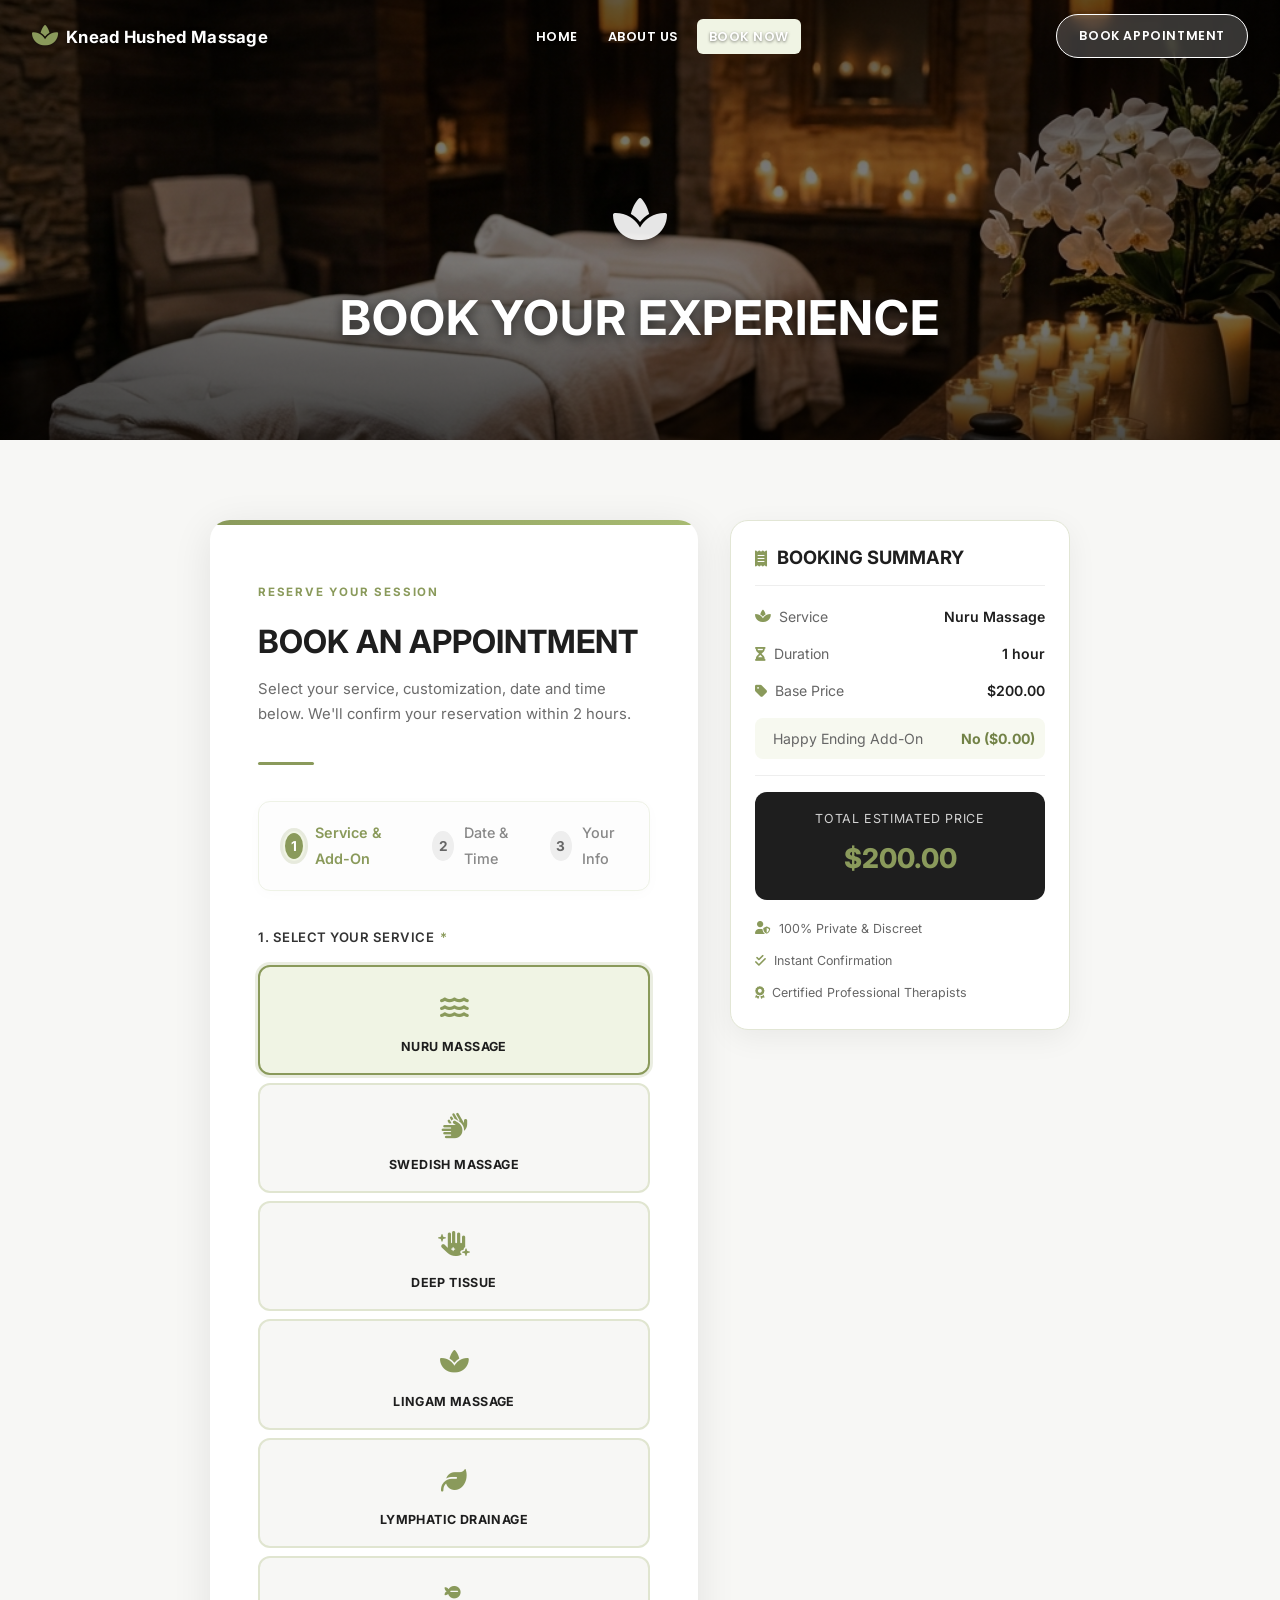
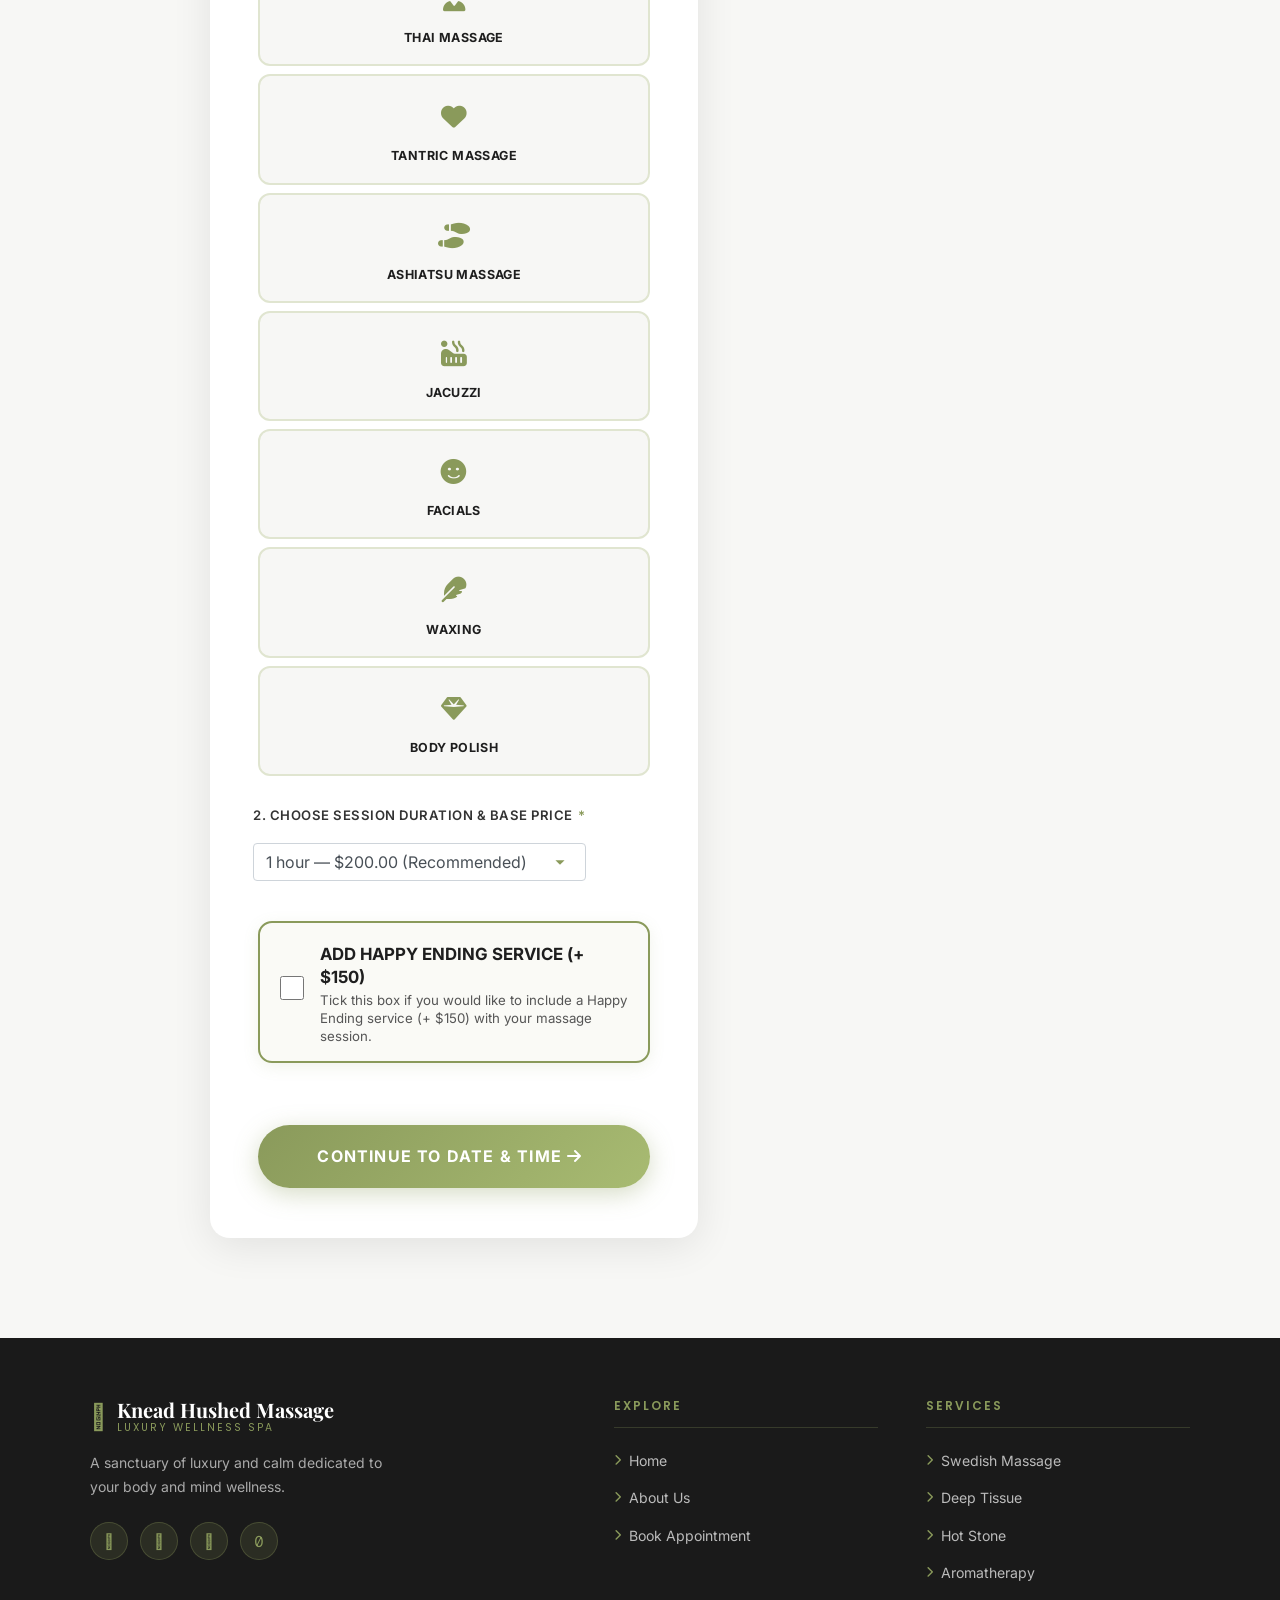
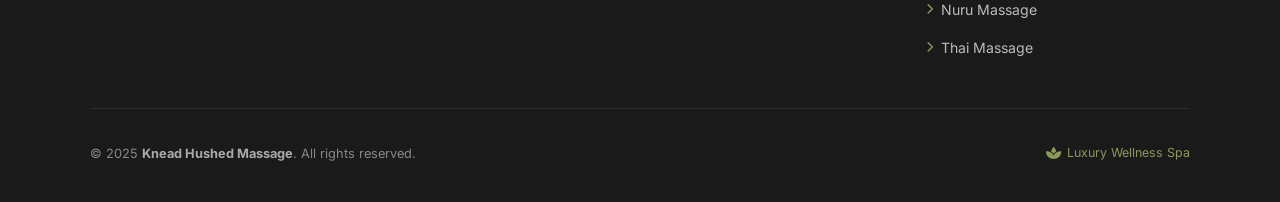
<file: book-now.html>
<!DOCTYPE html>
<html lang="en">
<head>
  <meta charset="UTF-8">
  <meta name="viewport" content="width=device-width, initial-scale=1.0">
  <meta name="description" content="Book your luxury massage appointment at Knead Hushed Massage — premier wellness spa. Choose your service, date, and time for a rejuvenating experience.">
  <title>Book an Appointment | Knead Hushed Massage</title>

    <!-- FAVICONS (FLOWER SPA LOGO) -->
  
  
  
  
  
  

  <link rel="preload" as="image" href="wp-content/uploads/2024/05/kneadhushed-website-1.jpg" fetchpriority="high">
  <!-- GOOGLE FONTS (INTER) -->
  <link rel="preconnect" href="https://fonts.googleapis.com">
  <link rel="preconnect" href="https://fonts.gstatic.com" crossorigin>
  <link href="https://fonts.googleapis.com/css2?family=Inter:wght@300;400;500;600;700;800;900&display=swap" rel="stylesheet">

  <!-- FONT AWESOME -->
  <link rel="stylesheet" href="https://cdnjs.cloudflare.com/ajax/libs/font-awesome/6.5.1/css/all.min.css">

  <style id="knead-inter-font-override">
    :root {
      --olive: #8A9A5B;
      --olive-dark: #728247;
      --olive-light: #a8bb72;
      --olive-pale: #f0f4e4;
      --charcoal: #1e1e1e;
      --charcoal-mid: #333333;
      --grey: #6b6b6b;
      --grey-light: #f7f7f5;
      --white: #ffffff;
      --border: #e0e5d0;
      --shadow: 0 4px 30px rgba(0,0,0,0.08);
      --radius: 14px;
      --font-serif: 'Inter', sans-serif !important;
      --font-sans: 'Inter', sans-serif !important;
    }

    html, body, p, span, a, div, li, ul, h1, h2, h3, h4, h5, h6, input, select, textarea, button, label, header, footer,
    header *, header a, .knead-brand-logo, .knead-header-btn, .navbar *, .nav *,
    footer *, .booking-footer, .booking-footer *, .knead-footer-bottom, .knead-footer-bottom *,
    .knead-brand-logo, .booking-hero-title, .booking-form-card, .btn-book, .step-badge, .step-title, .service-name {
      font-family: 'Inter', system-ui, -apple-system, BlinkMacSystemFont, 'Segoe UI', Roboto, sans-serif !important;
    }

    /* Complete brand name on mobile header */
    .knead-brand-full {
      display: inline !important;
    }
    .knead-brand-short {
      display: none !important;
    }
    @media (max-width: 768px) {
      .knead-brand-logo {
        font-size: 1rem !important;
        white-space: nowrap !important;
      }
    }
    @media (max-width: 480px) {
      .knead-brand-logo {
        font-size: 0.92rem !important;
        letter-spacing: -0.02em !important;
        white-space: nowrap !important;
      }
    }

    /* Restore Font Awesome icon families */
    i, .fa, .fas, .far, .fab, .fal, [class^="fa-"], [class*=" fa-"], .knead-brand-icon-logo i, .knead-footer-logo-icon {
      font-family: "Font Awesome 6 Free", "FontAwesome" !important;
      font-weight: 900 !important;
    }
    .fab, .fa-brands {
      font-family: "Font Awesome 6 Brands", "FontAwesome" !important;
      font-weight: 400 !important;
    }

    html { scroll-behavior: smooth; }

    body {
      font-family: var(--font-sans);
      color: var(--charcoal);
      background: var(--white);
      line-height: 1.6;
      overflow-x: hidden;
    }

    /* ========== HEADER ========== */
    #yolo-header {
      position: fixed;
      top: 0; left: 0;
      width: 100%;
      z-index: 9999;
      transition: background-color 0.3s ease, box-shadow 0.3s ease;
    }

    .yolo-header-nav-wrapper {
      background: rgba(255,255,255,0.95);
      backdrop-filter: blur(12px);
      box-shadow: 0 2px 20px rgba(0,0,0,0.08);
      padding: 0;
    }

    .knead-horizontal-header-wrapper {
      display: flex;
      align-items: center;
      justify-content: space-between;
      padding: 14px 32px;
      max-width: 1400px;
      margin: 0 auto;
    }

    .header-left-brand a {
      display: inline-flex;
      align-items: center;
      gap: 9px;
      text-decoration: none;
    }

    .knead-brand-icon-logo {
      font-size: 1.5rem;
      color: var(--olive);
    }

    .knead-brand-logo {
      font-family: var(--font-serif);
      font-weight: 700;
      font-size: 1.1rem;
      color: var(--charcoal);
      letter-spacing: 0.3px;
      white-space: nowrap;
    }

    .header-center-nav ul {
      display: flex;
      align-items: center;
      list-style: none;
      gap: 6px;
    }

    .header-center-nav ul li a {
      font-family: var(--font-sans);
      font-weight: 600;
      font-size: 0.8rem;
      color: var(--charcoal-mid);
      text-decoration: none;
      text-transform: uppercase;
      letter-spacing: 0.6px;
      padding: 6px 12px;
      border-radius: 6px;
      transition: color 0.2s, background 0.2s;
    }

    .header-center-nav ul li a:hover,
    .header-center-nav ul li a.active {
      color: var(--olive);
      background: var(--olive-pale);
    }

    .header-right-cta .knead-header-btn {
      font-family: var(--font-sans);
      font-weight: 600;
      font-size: 0.8rem;
      text-transform: uppercase;
      letter-spacing: 0.6px;
      padding: 10px 22px;
      border-radius: 25px;
      background: var(--olive);
      color: var(--white);
      border: 1.5px solid var(--olive);
      text-decoration: none;
      white-space: nowrap;
      transition: background 0.2s, transform 0.15s;
    }

    .header-right-cta .knead-header-btn:hover {
      background: var(--olive-dark);
      border-color: var(--olive-dark);
      transform: translateY(-1px);
    }

    /* ========== HERO BANNER ========== */
    .booking-hero {
      position: relative;
      width: 100%;
      height: 440px;
      background-image: url('wp-content/uploads/2024/05/knead-booking-hero.png');
      background-size: cover;
      background-position: center 40%;
      background-repeat: no-repeat;
      display: flex;
      align-items: center;
      justify-content: center;
      text-align: center;
    }

    .booking-hero-overlay {
      position: absolute;
      inset: 0;
      background: linear-gradient(180deg, rgba(0,0,0,0.62) 0%, rgba(0,0,0,0.48) 60%, rgba(0,0,0,0.70) 100%);
    }

    .booking-hero-content {
      position: relative;
      z-index: 2;
      color: var(--white);
      padding: 0 20px;
    }

    .booking-hero-icon {
      font-size: 3rem;
      color: rgba(255,255,255,0.9);
      margin-bottom: 12px;
      filter: drop-shadow(0 3px 6px rgba(0,0,0,0.5));
    }

    .booking-hero-title {
      font-family: var(--font-serif);
      font-size: 3rem;
      font-weight: 700;
      color: var(--white);
      text-shadow: 0 3px 12px rgba(0,0,0,0.6);
      letter-spacing: 1px;
      margin-bottom: 12px;
    }

    .booking-hero-subtitle {
      font-size: 1.1rem;
      font-weight: 400;
      color: rgba(255,255,255,0.88);
      text-shadow: 0 2px 5px rgba(0,0,0,0.5);
      max-width: 560px;
      margin: 0 auto;
      line-height: 1.7;
    }

    .booking-hero-breadcrumb {
      margin-top: 16px;
      font-size: 0.88rem;
      color: #d1dfab;
    }

    .booking-hero-breadcrumb a {
      color: var(--white);
      text-decoration: none;
    }

    .booking-hero-breadcrumb a:hover { color: var(--olive-light); }

    /* ========== TRUST BADGES ========== */
    .trust-strip {
      background: var(--olive);
      padding: 16px 32px;
    }

    .trust-strip-inner {
      max-width: 1100px;
      margin: 0 auto;
      display: flex;
      align-items: center;
      justify-content: center;
      gap: 48px;
      flex-wrap: wrap;
    }

    .trust-badge {
      display: flex;
      align-items: center;
      gap: 9px;
      color: var(--white);
      font-size: 0.88rem;
      font-weight: 500;
    }

    .trust-badge i {
      font-size: 1.1rem;
      opacity: 0.92;
    }

    /* ========== MAIN BOOKING SECTION ========== */
    .booking-section {
      padding: 80px 24px 100px;
      background: var(--grey-light);
    }

    .booking-container {
      max-width: 860px;
      grid-template-columns: 1fr;
      margin: 0 auto;
      display: grid;
      grid-template-columns: 1fr 420px;
      gap: 40px;
      align-items: start;
    }

    /* ========== BOOKING FORM CARD ========== */
    .booking-form-card {
      background: var(--white);
      border-radius: 20px;
      box-shadow: 0 8px 40px rgba(0,0,0,0.09);
      padding: 50px 48px;
      position: relative;
      overflow: hidden;
    }

    .booking-form-card::before {
      content: '';
      position: absolute;
      top: 0; left: 0;
      width: 100%; height: 5px;
      background: linear-gradient(90deg, var(--olive), var(--olive-light));
    }

    .form-section-label {
      font-family: var(--font-sans);
      font-size: 0.72rem;
      font-weight: 700;
      text-transform: uppercase;
      letter-spacing: 1.8px;
      color: var(--olive);
      margin-bottom: 6px;
    }

    .form-section-title {
      font-family: var(--font-serif);
      font-size: 2rem;
      font-weight: 700;
      color: var(--charcoal);
      margin-bottom: 6px;
      line-height: 1.25;
    }

    .form-section-desc {
      font-size: 0.93rem;
      color: var(--grey);
      margin-bottom: 36px;
      line-height: 1.65;
    }

    .form-divider {
      width: 56px;
      height: 3px;
      background: var(--olive);
      border-radius: 2px;
      margin-bottom: 36px;
    }

    /* FORM GROUPS */
    .form-row {
      display: grid;
      grid-template-columns: 1fr 1fr;
      gap: 20px;
      margin-bottom: 22px;
    }

    .form-group {
      display: flex;
      flex-direction: column;
      gap: 7px;
    }

    .form-group.full { grid-column: 1 / -1; }

    .form-label {
      font-size: 0.82rem;
      font-weight: 600;
      color: var(--charcoal-mid);
      text-transform: uppercase;
      letter-spacing: 0.5px;
    }

    .form-label span.required {
      color: var(--olive);
      margin-left: 2px;
    }

    .form-control {
      font-family: var(--font-sans);
      font-size: 0.95rem;
      color: var(--charcoal);
      background: var(--grey-light);
      border: 1.5px solid var(--border);
      border-radius: 10px;
      padding: 13px 16px;
      width: 100%;
      outline: none;
      transition: border-color 0.2s, box-shadow 0.2s, background 0.2s;
      appearance: none;
    }

    .form-control:focus {
      border-color: var(--olive);
      background: var(--white);
      box-shadow: 0 0 0 3px rgba(138,154,91,0.15);
    }

    .form-control::placeholder { color: #aaa; }

    select.form-control {
      background-image: url("data:image/svg+xml,%3Csvg xmlns='http://www.w3.org/2000/svg' viewBox='0 0 24 24' fill='%238A9A5B'%3E%3Cpath d='M7 10l5 5 5-5z'/%3E%3C/svg%3E");
      background-repeat: no-repeat;
      background-position: right 14px center;
      background-size: 22px;
      padding-right: 42px;
      cursor: pointer;
    }

    textarea.form-control {
      resize: vertical;
      min-height: 110px;
      line-height: 1.6;
    }

    /* SERVICE CARDS */
    .service-grid {
      display: grid;
      grid-template-columns: repeat(3, 1fr);
      gap: 14px;
      margin-bottom: 10px;
    }

    .service-card {
      position: relative;
      cursor: pointer;
    }

    .service-card input[type="radio"] {
      position: absolute;
      opacity: 0;
      width: 0; height: 0;
    }

    .service-card-label {
      display: flex;
      flex-direction: column;
      align-items: center;
      justify-content: center;
      text-align: center;
      gap: 8px;
      padding: 18px 12px;
      border: 2px solid var(--border);
      border-radius: 12px;
      background: var(--grey-light);
      cursor: pointer;
      transition: border-color 0.2s, background 0.2s, box-shadow 0.2s;
    }

    .service-card-label:hover {
      border-color: var(--olive-light);
      background: #f5f8ee;
    }

    .service-card input:checked + .service-card-label {
      border-color: var(--olive);
      background: var(--olive-pale);
      box-shadow: 0 0 0 3px rgba(138,154,91,0.18);
    }

    .service-icon {
      font-size: 1.6rem;
      color: var(--olive);
    }

    .service-name {
      font-size: 0.78rem;
      font-weight: 700;
      color: var(--charcoal);
      text-transform: uppercase;
      letter-spacing: 0.4px;
      line-height: 1.3;
    }

    .service-duration {
      font-size: 0.72rem;
      color: var(--grey);
    }

    /* DATE TIME ROW */
    .datetime-input-wrapper {
      position: relative;
    }

    .datetime-input-wrapper i {
      position: absolute;
      left: 14px;
      top: 50%;
      transform: translateY(-50%);
      color: var(--olive);
      font-size: 0.95rem;
      pointer-events: none;
    }

    .datetime-input-wrapper .form-control {
      padding-left: 40px;
    }

    /* CONSENT CHECK */
    .consent-row {
      display: flex;
      align-items: flex-start;
      gap: 12px;
      margin-top: 8px;
    }

    .consent-row input[type="checkbox"] {
      width: 18px; height: 18px;
      accent-color: var(--olive);
      flex-shrink: 0;
      margin-top: 2px;
      cursor: pointer;
    }

    .consent-text {
      font-size: 0.84rem;
      color: var(--grey);
      line-height: 1.55;
    }

    .consent-text a {
      color: var(--olive);
      text-decoration: none;
      font-weight: 600;
    }

    /* SUBMIT BUTTON */
    .btn-book {
      display: block;
      width: 100%;
      margin-top: 30px;
      padding: 17px 32px;
      background: linear-gradient(135deg, var(--olive), var(--olive-light));
      color: var(--white);
      font-family: var(--font-sans);
      font-size: 1rem;
      font-weight: 700;
      text-transform: uppercase;
      letter-spacing: 1.2px;
      border: none;
      border-radius: 50px;
      cursor: pointer;
      transition: transform 0.2s, box-shadow 0.2s;
      box-shadow: 0 6px 24px rgba(138,154,91,0.35);
      position: relative;
      overflow: hidden;
    }

    .btn-book::before {
      content: '';
      position: absolute;
      inset: 0;
      background: rgba(255,255,255,0);
      transition: background 0.2s;
    }

    .btn-book:hover {
      transform: translateY(-2px);
      box-shadow: 0 10px 32px rgba(138,154,91,0.45);
    }

    .btn-book:hover::before { background: rgba(255,255,255,0.06); }

    .btn-book:active { transform: translateY(0); }

    .btn-book i { margin-right: 8px; }

    /* SUCCESS MESSAGE */
    .booking-success {
      display: none;
      text-align: center;
      padding: 50px 30px;
      animation: fadeIn 0.5s ease;
    }

    .success-icon {
      font-size: 4rem;
      color: var(--olive);
      margin-bottom: 20px;
    }

    .success-title {
      font-family: var(--font-serif);
      font-size: 1.9rem;
      color: var(--charcoal);
      margin-bottom: 12px;
    }

    .success-text {
      font-size: 0.97rem;
      color: var(--grey);
      line-height: 1.7;
    }

    @keyframes fadeIn {
      from { opacity: 0; transform: translateY(12px); }
      to { opacity: 1; transform: translateY(0); }
    }

    /* ========== SIDEBAR CARD ========== */
    .booking-sidebar {
      display: flex;
      flex-direction: column;
      gap: 24px;
    }

    /* Spa Image */
    .sidebar-image-card {
      border-radius: 18px;
      overflow: hidden;
      box-shadow: 0 8px 30px rgba(0,0,0,0.12);
    }

    .sidebar-image-card img {
      width: 100%;
      height: 280px;
      object-fit: cover;
      display: block;
      transition: transform 0.5s ease;
    }

    .sidebar-image-card:hover img { transform: scale(1.03); }

    /* Info Card */
    .sidebar-info-card {
      background: var(--white);
      border-radius: 18px;
      box-shadow: var(--shadow);
      padding: 32px 28px;
      position: relative;
      overflow: hidden;
    }

    .sidebar-info-card::after {
      content: '';
      position: absolute;
      bottom: 0; left: 0;
      width: 100%; height: 4px;
      background: linear-gradient(90deg, var(--olive), var(--olive-light));
    }

    .sidebar-section-heading {
      font-family: var(--font-serif);
      font-size: 1.2rem;
      font-weight: 700;
      color: var(--charcoal);
      margin-bottom: 18px;
      display: flex;
      align-items: center;
      gap: 10px;
    }

    .sidebar-section-heading i {
      color: var(--olive);
      font-size: 1.1rem;
    }

    .contact-list {
      display: flex;
      flex-direction: column;
      gap: 14px;
    }

    .contact-item {
      display: flex;
      align-items: flex-start;
      gap: 12px;
    }

    .contact-item-icon {
      width: 36px; height: 36px;
      border-radius: 50%;
      background: var(--olive-pale);
      display: flex;
      align-items: center;
      justify-content: center;
      flex-shrink: 0;
    }

    .contact-item-icon i {
      font-size: 0.88rem;
      color: var(--olive);
    }

    .contact-item-text {
      flex: 1;
    }

    .contact-item-label {
      font-size: 0.72rem;
      font-weight: 700;
      text-transform: uppercase;
      letter-spacing: 0.5px;
      color: var(--grey);
      margin-bottom: 2px;
    }

    .contact-item-value {
      font-size: 0.9rem;
      color: var(--charcoal-mid);
      font-weight: 500;
    }

    .contact-item-value a {
      color: var(--charcoal-mid);
      text-decoration: none;
    }

    .contact-item-value a:hover { color: var(--olive); }

    /* Hours Card */
    .sidebar-hours-card {
      background: var(--olive);
      border-radius: 18px;
      padding: 28px 28px;
      color: var(--white);
    }

    .sidebar-hours-heading {
      font-family: var(--font-serif);
      font-size: 1.15rem;
      font-weight: 700;
      margin-bottom: 16px;
      display: flex;
      align-items: center;
      gap: 10px;
    }

    .hours-list {
      display: flex;
      flex-direction: column;
      gap: 10px;
    }

    .hours-row {
      display: flex;
      justify-content: space-between;
      align-items: center;
      font-size: 0.88rem;
      padding: 6px 0;
      border-bottom: 1px solid rgba(255,255,255,0.15);
    }

    .hours-row:last-child { border-bottom: none; }

    .hours-day { font-weight: 600; opacity: 0.9; }
    .hours-time { opacity: 0.85; }

    /* ========== WHY CHOOSE US ========== */
    .why-section {
      padding: 80px 24px;
      background: var(--white);
    }

    .why-container {
      max-width: 1100px;
      margin: 0 auto;
      text-align: center;
    }

    .why-label {
      font-size: 0.75rem;
      font-weight: 700;
      text-transform: uppercase;
      letter-spacing: 2px;
      color: var(--olive);
      margin-bottom: 10px;
    }

    .why-title {
      font-family: var(--font-serif);
      font-size: 2.2rem;
      font-weight: 700;
      color: var(--charcoal);
      margin-bottom: 14px;
    }

    .why-desc {
      font-size: 0.97rem;
      color: var(--grey);
      max-width: 560px;
      margin: 0 auto 60px;
      line-height: 1.7;
    }

    .why-grid {
      display: grid;
      grid-template-columns: repeat(4, 1fr);
      gap: 28px;
    }

    .why-card {
      background: var(--grey-light);
      border-radius: 16px;
      padding: 32px 22px;
      text-align: center;
      transition: transform 0.2s, box-shadow 0.2s;
    }

    .why-card:hover {
      transform: translateY(-4px);
      box-shadow: 0 12px 32px rgba(0,0,0,0.08);
    }

    .why-card-icon {
      font-size: 2rem;
      color: var(--olive);
      margin-bottom: 14px;
      background: var(--olive-pale);
      width: 64px; height: 64px;
      border-radius: 50%;
      display: flex;
      align-items: center;
      justify-content: center;
      margin: 0 auto 16px;
    }

    .why-card-title {
      font-family: var(--font-serif);
      font-size: 1.1rem;
      font-weight: 700;
      color: var(--charcoal);
      margin-bottom: 8px;
    }

    .why-card-text {
      font-size: 0.85rem;
      color: var(--grey);
      line-height: 1.65;
    }

    /* ========== FOOTER ========== */
    .booking-footer {
      background: var(--charcoal);
      color: rgba(255,255,255,0.7);
      padding: 28px 32px;
      text-align: center;
    }

    .booking-footer a { color: var(--olive-light); text-decoration: none; }
    .booking-footer a:hover { color: var(--white); }

    .footer-brand {
      font-family: var(--font-serif);
      font-size: 1.2rem;
      color: var(--white);
      margin-bottom: 8px;
    }

    .footer-links {
      display: flex;
      justify-content: center;
      gap: 24px;
      font-size: 0.82rem;
      flex-wrap: wrap;
    }

    /* ========== MOBILE HEADER ========== */
    .mobile-header {
      display: none;
      position: fixed;
      top: 0; left: 0;
      width: 100%;
      z-index: 9999;
      background: rgba(255,255,255,0.97);
      backdrop-filter: blur(10px);
      box-shadow: 0 2px 15px rgba(0,0,0,0.1);
      padding: 14px 20px;
      align-items: center;
      justify-content: space-between;
    }

    .mobile-brand {
      display: flex;
      align-items: center;
      gap: 8px;
      text-decoration: none;
    }

    .mobile-hamburger {
      background: none;
      border: none;
      font-size: 1.4rem;
      color: var(--charcoal);
      cursor: pointer;
    }

    /* ========== RESPONSIVE ========== */
    @media (max-width: 1024px) {
      .booking-container { grid-template-columns: 1fr; }
      .booking-sidebar { order: -1; }
      .sidebar-image-card img { height: 220px; }
      .why-grid { grid-template-columns: repeat(2, 1fr); }
    }

    @media (max-width: 768px) {
      .knead-horizontal-header-wrapper { display: none; }
      .mobile-header { display: flex; }
      .booking-hero { height: 320px; }
      .booking-hero-title { font-size: 2rem; }
      .booking-hero-subtitle { font-size: 0.9rem; }
      .booking-form-card { padding: 32px 22px; }
      .form-row { grid-template-columns: 1fr; }
      .service-grid { grid-template-columns: repeat(2, 1fr); }
      .trust-strip-inner { gap: 22px; }
      .why-grid { grid-template-columns: 1fr 1fr; gap: 18px; }
      .form-section-title { font-size: 1.6rem; }
    }

    @media (max-width: 480px) {
      .service-grid { grid-template-columns: 1fr 1fr; }
      .why-grid { grid-template-columns: 1fr; }
      .booking-hero-title { font-size: 1.7rem; }
      .trust-strip-inner { flex-direction: column; gap: 12px; }
    }
  </style>






<link rel="stylesheet" href="https://fonts.googleapis.com/css2?family=Poppins:ital,wght@0,300;0,400;0,500;0,600;0,700;1,400&family=Playfair+Display:ital,wght@0,400;0,600;0,700;1,400&display=swap">

<link rel="stylesheet" href="https://fonts.googleapis.com/css2?family=Inter:wght@300;400;500;600;700;800&display=swap">



  <!-- FAVICONS (FLOWER SPA LOGO) -->
  <link rel="shortcut icon" href="favicon.ico?v=5">
  <link rel="icon" type="image/png" sizes="32x32" href="wp-content/uploads/2024/05/cropped-kneadhushed-logo-32x32.png?v=5">
  <link rel="apple-touch-icon" sizes="180x180" href="wp-content/uploads/2024/05/cropped-kneadhushed-logo-180x180.png?v=5">



<style id="knead-unified-header-final-css">
/* ============================================================
   KNEAD HUSHED - UNIFIED SINGLE HEADER (ALL SCREEN SIZES)
   ============================================================ */

/* Kill the old WordPress mobile header on index/about-us */
#yolo-mobile-header,
.yolo-mobile-header,
header.yolo-mobile-header,
.header-mobile-4 {
  display: none !important;
  visibility: hidden !important;
  height: 0 !important;
  overflow: hidden !important;
  pointer-events: none !important;
}

/* Kill book-now old mobile-header bar */
.mobile-header {
  display: none !important;
  visibility: hidden !important;
  height: 0 !important;
  overflow: hidden !important;
  pointer-events: none !important;
}

/* ===== SINGLE MASTER HEADER ===== */
#yolo-header {
  position: fixed !important;
  top: 0 !important;
  left: 0 !important;
  width: 100% !important;
  z-index: 99999 !important;
  margin: 0 !important;
  padding: 0 !important;
  height: auto !important;
}

.yolo-header-nav-wrapper {
  width: 100% !important;
  margin: 0 !important;
  padding: 0 !important;
  transition: background-color 0.35s ease, box-shadow 0.35s ease !important;
  background: rgba(255,255,255,0.95) !important;
  backdrop-filter: blur(12px) !important;
  -webkit-backdrop-filter: blur(12px) !important;
  box-shadow: 0 2px 20px rgba(0,0,0,0.08) !important;
}

.knead-horizontal-header-wrapper {
  display: flex !important;
  flex-direction: row !important;
  align-items: center !important;
  justify-content: space-between !important;
  padding: 14px 32px !important;
  max-width: 1400px !important;
  margin: 0 auto !important;
  width: 100% !important;
  box-sizing: border-box !important;
}

/* Brand */
.header-left-brand {
  display: flex !important;
  align-items: center !important;
  flex-shrink: 0 !important;
}

.header-left-brand a {
  display: inline-flex !important;
  align-items: center !important;
  gap: 8px !important;
  text-decoration: none !important;
}

.knead-brand-icon-logo {
  font-size: 1.45rem !important;
  color: #8A9A5B !important;
  line-height: 1 !important;
  flex-shrink: 0 !important;
}

.knead-brand-logo {
  font-family: 'Playfair Display', Georgia, serif !important;
  font-weight: 700 !important;
  font-size: 1.05rem !important;
  color: #1e1e1e !important;
  letter-spacing: 0.3px !important;
  white-space: nowrap !important;
  transition: color 0.3s ease !important;
}

/* Center nav */
.header-center-nav {
  display: flex !important;
  align-items: center !important;
  flex: 1 !important;
  justify-content: center !important;
}

.header-center-nav ul {
  display: flex !important;
  align-items: center !important;
  list-style: none !important;
  gap: 6px !important;
  margin: 0 !important;
  padding: 0 !important;
}

.header-center-nav ul li {
  list-style: none !important;
  margin: 0 !important; padding: 0 !important;
}

.header-center-nav ul li a {
  font-family: 'Poppins', sans-serif !important;
  font-weight: 600 !important;
  font-size: 0.8rem !important;
  color: #333333 !important;
  text-decoration: none !important;
  text-transform: uppercase !important;
  letter-spacing: 0.5px !important;
  padding: 6px 12px !important;
  border-radius: 6px !important;
  white-space: nowrap !important;
  display: block !important;
  transition: color 0.2s ease, background-color 0.2s ease !important;
}

.header-center-nav ul li a:hover,
.header-center-nav ul li a.active {
  color: #8A9A5B !important;
  background: #f0f4e4 !important;
}

/* Right CTA */
.header-right-cta {
  display: flex !important;
  align-items: center !important;
  flex-shrink: 0 !important;
}

.header-right-cta .knead-header-btn {
  font-family: 'Poppins', sans-serif !important;
  font-weight: 600 !important;
  font-size: 0.78rem !important;
  text-transform: uppercase !important;
  letter-spacing: 0.6px !important;
  padding: 10px 22px !important;
  border-radius: 25px !important;
  background: #8A9A5B !important;
  color: #ffffff !important;
  border: 1.5px solid #8A9A5B !important;
  text-decoration: none !important;
  white-space: nowrap !important;
  display: inline-block !important;
  transition: background 0.2s ease !important;
}

.header-right-cta .knead-header-btn:hover {
  background: #728247 !important;
  border-color: #728247 !important;
}

/* Hamburger - hidden on desktop */
.knead-mobile-hamburger-btn {
  display: none !important;
  background: none !important;
  border: none !important;
  font-size: 1.5rem !important;
  color: #1e1e1e !important;
  cursor: pointer !important;
  padding: 6px 8px !important;
  border-radius: 6px !important;
  line-height: 1 !important;
  flex-shrink: 0 !important;
  transition: color 0.2s ease !important;
}

/* ===== TRANSPARENT STATE (at top of page over hero) ===== */
.header-at-top .yolo-header-nav-wrapper {
  background: transparent !important;
  backdrop-filter: none !important;
  -webkit-backdrop-filter: none !important;
  box-shadow: none !important;
}

.header-at-top .knead-brand-logo { color: #ffffff !important; text-shadow: 0 1px 4px rgba(0,0,0,0.6) !important; }
.header-at-top .knead-brand-icon-logo { color: #8A9A5B !important; filter: drop-shadow(0 1px 3px rgba(0,0,0,0.5)) !important; }
.header-at-top .header-center-nav ul li a { color: #ffffff !important; text-shadow: 0 1px 3px rgba(0,0,0,0.5) !important; }
.header-at-top .header-center-nav ul li a:hover { color: #d1dfab !important; background: rgba(255,255,255,0.15) !important; text-shadow: none !important; }
.header-at-top .header-right-cta .knead-header-btn { background: rgba(255,255,255,0.2) !important; color: #fff !important; border-color: #fff !important; backdrop-filter: blur(4px) !important; }
.header-at-top .header-right-cta .knead-header-btn:hover { background: #fff !important; color: #212121 !important; }
.header-at-top .knead-mobile-hamburger-btn { color: #ffffff !important; text-shadow: 0 1px 3px rgba(0,0,0,0.6) !important; }

/* ===== SOLID STATE (scrolled) ===== */
.header-on-scroll .yolo-header-nav-wrapper {
  background: rgba(255,255,255,0.98) !important;
  backdrop-filter: blur(12px) !important;
  -webkit-backdrop-filter: blur(12px) !important;
  box-shadow: 0 4px 20px rgba(0,0,0,0.08) !important;
}

.header-on-scroll .knead-brand-logo { color: #1e1e1e !important; text-shadow: none !important; }
.header-on-scroll .knead-brand-icon-logo { color: #8A9A5B !important; filter: none !important; }
.header-on-scroll .header-center-nav ul li a { color: #333333 !important; text-shadow: none !important; }
.header-on-scroll .header-center-nav ul li a:hover { color: #8A9A5B !important; background: #f0f4e4 !important; }
.header-on-scroll .header-right-cta .knead-header-btn { background: #8A9A5B !important; color: #fff !important; border-color: #8A9A5B !important; }
.header-on-scroll .knead-mobile-hamburger-btn { color: #1e1e1e !important; }

/* ===== TABLET (992px) - hide center nav ===== */
@media (max-width: 992px) {
  .header-center-nav { display: none !important; }
  .knead-horizontal-header-wrapper { padding: 12px 24px !important; }
}

/* ===== MOBILE (768px) - show hamburger, hide CTA button ===== */
@media (max-width: 768px) {
  .knead-horizontal-header-wrapper {
    padding: 12px 16px !important;
  }

  .header-right-cta {
    display: none !important;
  }

  .knead-mobile-hamburger-btn {
    display: flex !important;
    align-items: center !important;
    justify-content: center !important;
  }

  .knead-brand-logo {
    font-size: 0.95rem !important;
  }

  .knead-brand-icon-logo {
    font-size: 1.3rem !important;
  }
}

@media (max-width: 480px) {
  .knead-horizontal-header-wrapper {
    padding: 10px 12px !important;
  }

  .knead-brand-logo {
    font-size: 0.88rem !important;
  }
}

@media (max-width: 360px) {
  .knead-brand-logo {
    font-size: 0.82rem !important;
  }

  .knead-mobile-hamburger-btn {
    font-size: 1.3rem !important;
    padding: 5px 6px !important;
  }
}
</style>
<style id="knead-brand-name-mobile-short-css">
/* Always show complete brand name "Knead Hushed Massage" on mobile and desktop headers */
.knead-brand-short { display: none !important; }
.knead-brand-full { display: inline !important; }

/* Force Inter Font on all Footers */
footer,
footer *,
#yolo-footer,
#yolo-footer *,
.elementor-location-footer,
.elementor-location-footer *,
.booking-footer,
.booking-footer *,
.knead-footer-brand,
.knead-footer-brand * {
  font-family: 'Inter', system-ui, -apple-system, BlinkMacSystemFont, 'Segoe UI', Roboto, sans-serif !important;
}
</style>
<style id="knead-booknow-full-responsive-final-css">
/* ============================================================
   BOOK-NOW PAGE - FULL RESPONSIVE FIX (no overflow/shifting)
   ============================================================ */

/* Base: prevent ALL horizontal overflow */
html, body {
  overflow-x: hidden !important;
  width: 100% !important;
  max-width: 100vw !important;
  margin: 0 !important;
  padding: 0 !important;
  box-sizing: border-box !important;
}

*, *::before, *::after {
  box-sizing: border-box !important;
}

/* Hero flush at top */
.booking-hero {
  margin-top: 0 !important;
  padding-top: 100px !important;
  width: 100% !important;
  min-height: 420px !important;
}

/* Booking section: full width */
.booking-section {
  width: 100% !important;
  padding-left: max(16px, 5%) !important;
  padding-right: max(16px, 5%) !important;
}

.booking-container {
  width: 100% !important;
  max-width: 860px !important;
  grid-template-columns: 1fr !important;
  margin: 0 auto !important;
}

/* Booking form card: no overflow */
.booking-form-card {
  width: 100% !important;
  max-width: 100% !important;
  overflow: hidden !important;
  box-sizing: border-box !important;
}

/* Service grid: no overflow */
.service-grid {
  width: 100% !important;
  box-sizing: border-box !important;
}

/* Why grid: no overflow */
.why-grid {
  width: 100% !important;
  box-sizing: border-box !important;
}

/* Trust strip inner: no overflow */
.trust-strip-inner {
  width: 100% !important;
  box-sizing: border-box !important;
}

/* Form controls: no overflow */
.form-control {
  width: 100% !important;
  max-width: 100% !important;
  box-sizing: border-box !important;
}

/* Sidebar: full width when stacked */
.booking-sidebar {
  width: 100% !important;
}

/* Duration options: full width */
.duration-options {
  width: 100% !important;
  box-sizing: border-box !important;
}

/* Footer: full width */
.booking-footer {
  width: 100% !important;
  box-sizing: border-box !important;
}

/* ===== TABLET (max 1024px) ===== */
@media (max-width: 1024px) {
  .booking-container {
    grid-template-columns: 1fr !important;
    gap: 32px !important;
  }

  .booking-sidebar { order: -1 !important; }
  .sidebar-image-card img { height: 220px !important; }
  .why-grid { grid-template-columns: repeat(2, 1fr) !important; gap: 20px !important; }
}

/* ===== MOBILE (max 768px) ===== */
@media (max-width: 768px) {
  .booking-hero {
    height: auto !important;
    min-height: 300px !important;
    padding-top: 90px !important;
    padding-bottom: 40px !important;
  }

  .booking-hero-title { font-size: 1.85rem !important; }
  .booking-hero-subtitle { font-size: 0.9rem !important; padding: 0 !important; }

  .booking-section {
    padding: 36px 16px 56px !important;
  }

  .booking-container {
    grid-template-columns: 1fr !important;
    gap: 24px !important;
    width: 100% !important;
  }

  .booking-sidebar { order: -1 !important; }

  .booking-form-card {
    padding: 28px 16px !important;
    width: 100% !important;
  }

  .form-section-title { font-size: 1.45rem !important; }
  .form-section-desc { font-size: 0.88rem !important; }

  /* Stack form rows */
  .form-row {
    grid-template-columns: 1fr !important;
    gap: 14px !important;
    width: 100% !important;
  }

  /* Form inputs: iOS zoom prevention */
  .form-control {
    font-size: 16px !important;
    padding: 13px 14px !important;
  }

  select.form-control {
    padding-right: 36px !important;
    background-size: 18px !important;
  }

  /* Service grid: 2 cols */
  .service-grid {
    grid-template-columns: repeat(2, 1fr) !important;
    gap: 10px !important;
  }

  .service-card-label {
    padding: 14px 8px !important;
    gap: 6px !important;
  }

  .service-icon { font-size: 1.3rem !important; }
  .service-name { font-size: 0.68rem !important; line-height: 1.2 !important; }
  .service-duration { font-size: 0.65rem !important; }

  /* Duration options */
  .duration-options {
    grid-template-columns: repeat(2, 1fr) !important;
    gap: 10px !important;
  }

  .duration-option-label {
    padding: 12px 10px !important;
    font-size: 0.82rem !important;
  }

  /* Submit button */
  .btn-book {
    width: 100% !important;
    display: block !important;
    padding: 16px 24px !important;
    font-size: 0.9rem !important;
    letter-spacing: 0.8px !important;
  }

  /* Trust strip */
  .trust-strip { padding: 14px 16px !important; }
  .trust-strip-inner {
    flex-direction: column !important;
    gap: 12px !important;
    align-items: center !important;
  }
  .trust-badge { font-size: 0.82rem !important; }

  /* Why section */
  .why-section { padding: 48px 16px !important; }
  .why-title { font-size: 1.5rem !important; }
  .why-desc { font-size: 0.9rem !important; margin-bottom: 40px !important; }
  .why-grid {
    grid-template-columns: repeat(2, 1fr) !important;
    gap: 14px !important;
  }
  .why-card { padding: 22px 14px !important; }
  .why-card-title { font-size: 0.95rem !important; }
  .why-card-text { font-size: 0.8rem !important; }
  .why-card-icon { width: 52px !important; height: 52px !important; font-size: 1.6rem !important; }

  /* Sidebar cards */
  .sidebar-image-card img { height: 200px !important; }
  .sidebar-info-card { padding: 22px 16px !important; }
  .sidebar-hours-card { padding: 20px 16px !important; }

  /* Footer */
  .booking-footer { padding: 20px 16px !important; }
  .footer-links { gap: 14px !important; font-size: 0.78rem !important; flex-direction: column !important; align-items: center !important; }

  /* Consent row */
  .consent-text { font-size: 0.82rem !important; }
  .consent-row input[type="checkbox"] { width: 20px !important; height: 20px !important; }
}

/* ===== SMALL MOBILE (max 480px) ===== */
@media (max-width: 480px) {
  .booking-hero {
    min-height: 270px !important;
    padding-top: 80px !important;
  }

  .booking-hero-title { font-size: 1.55rem !important; }

  .booking-form-card { padding: 22px 12px !important; }

  .service-grid {
    grid-template-columns: repeat(2, 1fr) !important;
    gap: 8px !important;
  }

  .service-card-label { padding: 12px 6px !important; }
  .service-icon { font-size: 1.15rem !important; }
  .service-name { font-size: 0.63rem !important; }

  .duration-options {
    grid-template-columns: 1fr !important;
    gap: 8px !important;
  }

  .why-grid { grid-template-columns: 1fr !important; }

  .booking-section { padding: 28px 12px 48px !important; }

  .trust-strip-inner { gap: 10px !important; }

  .btn-book { padding: 14px 20px !important; font-size: 0.85rem !important; }

  .form-section-title { font-size: 1.3rem !important; }

  .sidebar-section-heading { font-size: 1.05rem !important; }
}

/* ===== TINY (max 360px) ===== */
@media (max-width: 360px) {
  .booking-hero-title { font-size: 1.3rem !important; }
  .booking-form-card { padding: 18px 10px !important; }
  .service-grid { gap: 6px !important; }
  .service-name { font-size: 0.6rem !important; }
}
</style>
<style id="knead-hide-offcanvas-css">
/* Ensure no off-canvas menu or leftover header text renders vertically after footer */
.yolo-canvas-menu-wrapper,
#off-canvas,
#mini-cart-canvas,
#wishlists-canvas,
.yolo-canvas-menu-close,
.yolo-canvas-menu-inner {
  display: none !important;
  visibility: hidden !important;
  height: 0 !important;
  width: 0 !important;
  overflow: hidden !important;
  pointer-events: none !important;
}
</style>
<style id="knead-mobile-sidebar-drawer-css">
/* ============================================================
   RIGHT-SIDE SLIDE-OUT MOBILE SIDEBAR DRAWER & OVERLAY
   ============================================================ */

/* Dark Overlay Backdrop */
.knead-mobile-sidebar-overlay {
  position: fixed !important;
  top: 0 !important;
  left: 0 !important;
  width: 100vw !important;
  height: 100vh !important;
  height: 100dvh !important;
  background: rgba(0, 0, 0, 0.6) !important;
  backdrop-filter: blur(4px) !important;
  -webkit-backdrop-filter: blur(4px) !important;
  z-index: 999998 !important;
  opacity: 0 !important;
  visibility: hidden !important;
  transition: opacity 0.35s ease, visibility 0.35s ease !important;
}

.knead-mobile-sidebar-overlay.active {
  opacity: 1 !important;
  visibility: visible !important;
}

/* Right-Side Slide-Out Drawer Panel */
.knead-mobile-sidebar-drawer {
  position: fixed !important;
  top: 0 !important;
  right: -340px !important;
  width: 300px !important;
  max-width: 85vw !important;
  height: 100vh !important;
  height: 100dvh !important;
  background: #ffffff !important;
  z-index: 999999 !important;
  box-shadow: -6px 0 30px rgba(0, 0, 0, 0.25) !important;
  display: flex !important;
  flex-direction: column !important;
  justify-content: space-between !important;
  transition: right 0.35s cubic-bezier(0.4, 0, 0.2, 1) !important;
  padding: 24px 20px !important;
  box-sizing: border-box !important;
}

.knead-mobile-sidebar-drawer.active {
  right: 0 !important;
}

/* Drawer Header */
.knead-sidebar-header {
  display: flex !important;
  align-items: center !important;
  justify-content: space-between !important;
  padding-bottom: 18px !important;
  border-bottom: 1px solid #eef2e6 !important;
}

.knead-sidebar-brand {
  display: flex !important;
  align-items: center !important;
  gap: 8px !important;
  text-decoration: none !important;
}

.knead-sidebar-brand .knead-brand-icon-logo {
  font-size: 1.4rem !important;
  color: #8A9A5B !important;
}

.knead-sidebar-brand .knead-brand-logo {
  font-family: 'Playfair Display', Georgia, serif !important;
  font-weight: 700 !important;
  font-size: 1.05rem !important;
  color: #1e1e1e !important;
}

.knead-sidebar-close-btn {
  background: #f0f4e4 !important;
  border: none !important;
  width: 36px !important;
  height: 36px !important;
  border-radius: 50% !important;
  color: #8A9A5B !important;
  font-size: 1.1rem !important;
  cursor: pointer !important;
  display: flex !important;
  align-items: center !important;
  justify-content: center !important;
  transition: background 0.2s ease, color 0.2s ease !important;
}

.knead-sidebar-close-btn:hover {
  background: #8A9A5B !important;
  color: #ffffff !important;
}

/* Drawer Body & Nav */
.knead-sidebar-body {
  flex: 1 !important;
  padding: 24px 0 !important;
  overflow-y: auto !important;
}

.knead-sidebar-nav ul {
  list-style: none !important;
  margin: 0 !important;
  padding: 0 !important;
  display: flex !important;
  flex-direction: column !important;
  gap: 10px !important;
}

.knead-sidebar-nav ul li a {
  font-family: 'Poppins', sans-serif !important;
  font-weight: 600 !important;
  font-size: 1.02rem !important;
  color: #212121 !important;
  text-decoration: none !important;
  display: flex !important;
  align-items: center !important;
  gap: 12px !important;
  padding: 12px 16px !important;
  border-radius: 10px !important;
  transition: background 0.2s ease, color 0.2s ease !important;
}

.knead-sidebar-nav ul li a i {
  color: #8A9A5B !important;
  font-size: 1.1rem !important;
  width: 20px !important;
  text-align: center !important;
}

.knead-sidebar-nav ul li a:hover,
.knead-sidebar-nav ul li a.active {
  background: #f0f4e4 !important;
  color: #8A9A5B !important;
}

/* Drawer Footer CTA */
.knead-sidebar-footer {
  padding-top: 16px !important;
  border-top: 1px solid #eef2e6 !important;
}

.knead-sidebar-cta-btn {
  display: block !important;
  width: 100% !important;
  text-align: center !important;
  padding: 14px 20px !important;
  background: #8A9A5B !important;
  color: #ffffff !important;
  font-family: 'Poppins', sans-serif !important;
  font-weight: 600 !important;
  font-size: 0.95rem !important;
  border-radius: 25px !important;
  text-decoration: none !important;
  text-transform: uppercase !important;
  letter-spacing: 0.6px !important;
  box-shadow: 0 4px 15px rgba(138,154,91,0.3) !important;
  transition: background 0.2s ease !important;
  box-sizing: border-box !important;
}

.knead-sidebar-cta-btn:hover {
  background: #728247 !important;
  color: #ffffff !important;
}
</style>
<!-- FOOTER & THEME STYLESHEETS FOR HOMEPAGE FOOTER -->
<link rel="stylesheet" id="bootstrap-css" href="wp-content/themes/celina/assets/libs/bootstrap/css/bootstrap.min.css" media="all">
<link rel="stylesheet" id="yolo-framework-style-css" href="wp-content/themes/celina/assets/css/celina.css" media="all">
<link rel="stylesheet" id="celina-style-css" href="wp-content/themes/celina/style.css" media="all">
<link rel="stylesheet" id="elementor-frontend-css" href="wp-content/plugins/elementor/assets/css/frontend.min_ver%3D4.2.0.css" media="all">
<link rel="stylesheet" id="elementor-post-588-css" href="wp-content/uploads/elementor/css/post-588_ver%3D1784871578.css" media="all">
<link rel="stylesheet" id="widget-social-icons-css" href="wp-content/plugins/elementor/assets/css/widget-social-icons.min_ver%3D4.2.0.css" media="all">
<link rel="stylesheet" id="widget-divider-css" href="wp-content/plugins/elementor/assets/css/widget-divider.min_ver%3D4.2.0.css" media="all">
<link rel="stylesheet" id="widget-heading-css" href="wp-content/plugins/elementor/assets/css/widget-heading.min_ver%3D4.2.0.css" media="all">
<link rel="stylesheet" id="widget-icon-list-css" href="wp-content/plugins/elementor/assets/css/widget-icon-list.min_ver%3D4.2.0.css" media="all">

<style id="knead-booking-flow-css">
  /* ============================================================
     MULTI-STEP BOOKING FLOW WIZARD
     ============================================================ */
  .booking-steps-indicator {
    display: flex !important;
    align-items: center !important;
    justify-content: space-between !important;
    margin-bottom: 35px !important;
    background: #fdfdfd !important;
    padding: 18px 24px !important;
    border-radius: 12px !important;
    border: 1px solid #eef2e6 !important;
    box-shadow: 0 3px 15px rgba(0,0,0,0.02) !important;
  }
  .step-badge {
    display: flex !important;
    align-items: center !important;
    gap: 10px !important;
    color: #888 !important;
    font-family: 'Poppins', sans-serif !important;
    font-weight: 500 !important;
    font-size: 0.9rem !important;
    transition: all 0.3s ease !important;
  }
  .step-badge.active {
    color: #8A9A5B !important;
    font-weight: 600 !important;
  }
  .step-badge.completed {
    color: #728247 !important;
  }
  .step-num {
    width: 30px !important;
    height: 30px !important;
    border-radius: 50% !important;
    background: #eee !important;
    color: #666 !important;
    display: flex !important;
    align-items: center !important;
    justify-content: center !important;
    font-size: 0.85rem !important;
    font-weight: 700 !important;
    transition: all 0.3s ease !important;
    border: 2px solid transparent !important;
  }
  .step-badge.active .step-num {
    background: #8A9A5B !important;
    color: #fff !important;
    border-color: #f0f4e4 !important;
    box-shadow: 0 0 0 3px rgba(138,154,91,0.2) !important;
  }
  .step-badge.completed .step-num {
    background: #728247 !important;
    color: #fff !important;
  }
  .step-line {
    flex: 1 !important;
    height: 2px !important;
    background: #eee !important;
    margin: 0 15px !important;
    transition: background 0.3s ease !important;
  }
  .step-line.active {
    background: #8A9A5B !important;
  }
  .booking-step-pane {
    display: none !important;
  }
  .booking-step-pane.active {
    display: block !important;
    animation: fadeInStep 0.4s ease-in-out !important;
  }
  @keyframes fadeInStep {
    from { opacity: 0; transform: translateY(8px); }
    to { opacity: 1; transform: translateY(0); }
  }
  .step-nav-buttons {
    display: flex !important;
    gap: 16px !important;
    margin-top: 32px !important;
    justify-content: flex-end !important;
  }
  .btn-book.btn-secondary {
    background: #f5f5f5 !important;
    color: #555 !important;
    border: 1px solid #ddd !important;
    box-shadow: none !important;
  }
  .btn-book.btn-secondary:hover {
    background: #e8e8e8 !important;
  }
  /* ============================================================
     MOBILE & RESPONSIVE IMPROVEMENTS FOR BOOKING CARD & INPUTS
     ============================================================ */
  @media (max-width: 768px) {
    .booking-form-card {
      padding: 24px 14px !important;
      border-radius: 16px !important;
      width: 100% !important;
      box-sizing: border-box !important;
    }
    .form-row {
      display: flex !important;
      flex-direction: column !important;
      gap: 16px !important;
      margin-bottom: 0 !important;
    }
    .form-group {
      width: 100% !important;
      margin-bottom: 0 !important;
      box-sizing: border-box !important;
    }
    .form-group.full {
      width: 100% !important;
    }
    .form-control, select.form-control, select, textarea.form-control {
      width: 100% !important;
      max-width: 100% !important;
      box-sizing: border-box !important;
      font-size: 15px !important;
      height: 52px !important;
      min-height: 52px !important;
      max-height: none !important;
      line-height: 1.4 !important;
      padding: 12px 34px 12px 14px !important;
      border-radius: 10px !important;
      background-color: #ffffff !important;
      color: #1e1e1e !important;
      display: block !important;
      -webkit-appearance: none !important;
      -moz-appearance: none !important;
      appearance: none !important;
      background-image: url("data:image/svg+xml;utf8,<svg xmlns='http://www.w3.org/2000/svg' width='12' height='12' fill='%23555555' viewBox='0 0 16 16'><path d='M7.247 11.14L2.451 5.658C1.885 5.013 2.345 4 3.204 4h9.592a1 1 0 0 1 .753 1.659l-4.796 5.48a1 1 0 0 1-1.506 0z'/></svg>") !important;
      background-repeat: no-repeat !important;
      background-position: right 14px center !important;
    }
    select.form-control option, select option {
      font-size: 14px !important;
      padding: 10px !important;
      line-height: 1.4 !important;
      color: #1e1e1e !important;
      background: #ffffff !important;
    }
    .step-nav-buttons {
      display: flex !important;
      flex-direction: column-reverse !important;
      gap: 12px !important;
      width: 100% !important;
      margin-top: 24px !important;
    }
    .step-nav-buttons .btn-book {
      width: 100% !important;
      display: flex !important;
      justify-content: center !important;
      align-items: center !important;
      text-align: center !important;
      padding: 14px 18px !important;
      font-size: 0.95rem !important;
      border-radius: 30px !important;
      min-height: 48px !important;
      box-sizing: border-box !important;
    }
    .service-grid {
      grid-template-columns: repeat(2, 1fr) !important;
      gap: 10px !important;
    }
    .service-card-label {
      padding: 12px 8px !important;
      border-radius: 12px !important;
    }
    .service-name {
      font-size: 0.78rem !important;
    }
    .booking-steps-indicator {
      padding: 12px 14px !important;
      margin-bottom: 24px !important;
      gap: 8px !important;
    }
    .consent-row {
      display: flex !important;
      align-items: flex-start !important;
      gap: 10px !important;
      margin-top: 16px !important;
    }
    .consent-text {
      font-size: 0.8rem !important;
      line-height: 1.4 !important;
    }
  }

  @media (max-width: 480px) {
    .booking-form-card {
      padding: 18px 10px !important;
      border-radius: 12px !important;
    }
    .service-grid {
      grid-template-columns: repeat(2, 1fr) !important;
      gap: 8px !important;
    }
    .service-card-label {
      padding: 10px 6px !important;
    }
    .service-icon {
      font-size: 1.1rem !important;
    }
    .service-name {
      font-size: 0.73rem !important;
      line-height: 1.25 !important;
    }
    .step-badge .step-title {
      display: none !important;
    }
    .step-line {
      margin: 0 6px !important;
    }
  }
</style>
</head>
<body>

  <!-- DESKTOP HEADER -->
    <!-- DESKTOP HEADER -->
    <!-- DESKTOP HEADER -->
  <header id="yolo-header" class="header-at-top">
    <div class="yolo-header-nav-wrapper">
      <div class="knead-horizontal-header-wrapper">
        <div class="header-left-brand">
          <a href="index.html" title="Knead Hushed Massage">
            <span class="knead-brand-icon-logo"><i class="fas fa-spa"></i></span>
            <span class="knead-brand-logo"><span class="knead-brand-full">Knead Hushed Massage</span><span class="knead-brand-short">Knead Massage</span></span>
          </a>
        </div>
        <div class="header-center-nav">
          <ul>
            <li><a href="index.html" class="">Home</a></li>
            <li><a href="about-us.html" class="">About Us</a></li>
            <li><a href="book-now.html" class="active">Book Now</a></li>
          </ul>
        </div>
        <div class="header-right-cta">
          <a class="knead-header-btn" href="book-now.html">Book Appointment</a>
        </div>
        <button class="knead-mobile-hamburger-btn" onclick="toggleKneadMobileMenu(true)" aria-label="Open Navigation Menu">
          <i class="fas fa-bars"></i>
        </button>
      </div>
    </div>
  </header>

  <!-- HERO BANNER -->
  <div class="booking-hero">
    <div class="booking-hero-overlay"></div>
    <div class="booking-hero-content">
      <div class="booking-hero-icon"><i class="fas fa-spa"></i></div>
      <h1 class="booking-hero-title">Book Your Experience</h1>
    </div>
  </div>

  <!-- MAIN BOOKING SECTION -->
  <section class="booking-section">
    <div class="booking-container">

      <!-- 2-COLUMN BOOKING GRID -->
      <div class="booking-grid-wrapper">

        <!-- LEFT COLUMN: FORM CARD -->
        <div class="booking-form-card">
          <p class="form-section-label">Reserve Your Session</p>
          <h2 class="form-section-title">Book an Appointment</h2>
          <p class="form-section-desc">Select your service, customization, date and time below. We'll confirm your reservation within 2 hours.</p>
          <div class="form-divider"></div>

          <form id="bookingForm" onsubmit="handleBooking(event)" novalidate>

            <!-- ERROR ALERT BANNER -->
            <div id="bookingErrorAlert" style="display:none; background:#FFF0F0; border:1px solid #E53935; color:#D32F2F; padding:16px; border-radius:10px; margin-bottom:20px; font-size:0.9rem;">
              <div style="display:flex; align-items:center; gap:10px; margin-bottom:6px;">
                <i class="fas fa-exclamation-triangle" style="font-size:1.2rem; color:#E53935;"></i>
                <strong id="bookingErrorTitle" style="font-size:0.95rem; font-weight:700;">Booking Submission Error</strong>
              </div>
              <div id="bookingErrorDetails" style="font-size:0.85rem; color:#444; line-height:1.4;"></div>
            </div>

            <!-- PROGRESS STEPS INDICATOR -->
            <div class="booking-steps-indicator">
              <div class="step-badge active" id="step-badge-1"><span class="step-num">1</span> <span class="step-title">Service & Add-On</span></div>
              <div class="step-line" id="step-line-1"></div>
              <div class="step-badge" id="step-badge-2"><span class="step-num">2</span> <span class="step-title">Date & Time</span></div>
              <div class="step-line" id="step-line-2"></div>
              <div class="step-badge" id="step-badge-3"><span class="step-num">3</span> <span class="step-title">Your Info</span></div>
            </div>

            <!-- STEP 1: SERVICE, DURATION & HAPPY ENDING ADD-ON -->
            <div class="booking-step-pane active" id="step-pane-1">
              
              <div class="form-group" style="margin-bottom:20px;">
                <label class="form-label">1. Select Your Service <span class="required">*</span></label>
                <div class="services-grid">
                  <div class="service-card">
                    <input type="radio" name="service" id="svc_nuru" value="Nuru Massage" data-name="Nuru Massage" checked onchange="updateSummary()">
                    <label class="service-card-label" for="svc_nuru">
                      <span class="service-icon"><i class="fas fa-water"></i></span>
                      <span class="service-name">Nuru Massage</span>
                    </label>
                  </div>
                  <div class="service-card">
                    <input type="radio" name="service" id="svc_swedish" value="Swedish Massage" data-name="Swedish Massage" onchange="updateSummary()">
                    <label class="service-card-label" for="svc_swedish">
                      <span class="service-icon"><i class="fas fa-hands"></i></span>
                      <span class="service-name">Swedish Massage</span>
                    </label>
                  </div>
                  <div class="service-card">
                    <input type="radio" name="service" id="svc_deeptissue" value="Deep Tissue Massage" data-name="Deep Tissue Massage" onchange="updateSummary()">
                    <label class="service-card-label" for="svc_deeptissue">
                      <span class="service-icon"><i class="fas fa-hand-sparkles"></i></span>
                      <span class="service-name">Deep Tissue</span>
                    </label>
                  </div>
                  <div class="service-card">
                    <input type="radio" name="service" id="svc_lingam" value="Lingam Massage" data-name="Lingam Massage" onchange="updateSummary()">
                    <label class="service-card-label" for="svc_lingam">
                      <span class="service-icon"><i class="fas fa-spa"></i></span>
                      <span class="service-name">Lingam Massage</span>
                    </label>
                  </div>
                  <div class="service-card">
                    <input type="radio" name="service" id="svc_lymphatic" value="Lymphatic Drainage" data-name="Lymphatic Drainage" onchange="updateSummary()">
                    <label class="service-card-label" for="svc_lymphatic">
                      <span class="service-icon"><i class="fas fa-leaf"></i></span>
                      <span class="service-name">Lymphatic Drainage</span>
                    </label>
                  </div>
                  <div class="service-card">
                    <input type="radio" name="service" id="svc_thai" value="Thai Massage" data-name="Thai Massage" onchange="updateSummary()">
                    <label class="service-card-label" for="svc_thai">
                      <span class="service-icon"><i class="fas fa-user-ninja"></i></span>
                      <span class="service-name">Thai Massage</span>
                    </label>
                  </div>
                  <div class="service-card">
                    <input type="radio" name="service" id="svc_tantric" value="Tantric Massage" data-name="Tantric Massage" onchange="updateSummary()">
                    <label class="service-card-label" for="svc_tantric">
                      <span class="service-icon"><i class="fas fa-heart"></i></span>
                      <span class="service-name">Tantric Massage</span>
                    </label>
                  </div>
                  <div class="service-card">
                    <input type="radio" name="service" id="svc_ashiatsu" value="Ashiatsu Massage" data-name="Ashiatsu Massage" onchange="updateSummary()">
                    <label class="service-card-label" for="svc_ashiatsu">
                      <span class="service-icon"><i class="fas fa-shoe-prints"></i></span>
                      <span class="service-name">Ashiatsu Massage</span>
                    </label>
                  </div>
                  <div class="service-card">
                    <input type="radio" name="service" id="svc_jacuzzi" value="Jacuzzi Treatment" data-name="Jacuzzi Treatment" onchange="updateSummary()">
                    <label class="service-card-label" for="svc_jacuzzi">
                      <span class="service-icon"><i class="fas fa-hot-tub-person"></i></span>
                      <span class="service-name">Jacuzzi</span>
                    </label>
                  </div>
                  <div class="service-card">
                    <input type="radio" name="service" id="svc_facials" value="Facials Treatment" data-name="Facials Treatment" onchange="updateSummary()">
                    <label class="service-card-label" for="svc_facials">
                      <span class="service-icon"><i class="fas fa-smile"></i></span>
                      <span class="service-name">Facials</span>
                    </label>
                  </div>
                  <div class="service-card">
                    <input type="radio" name="service" id="svc_waxing" value="Waxing Service" data-name="Waxing Service" onchange="updateSummary()">
                    <label class="service-card-label" for="svc_waxing">
                      <span class="service-icon"><i class="fas fa-feather"></i></span>
                      <span class="service-name">Waxing</span>
                    </label>
                  </div>
                  <div class="service-card">
                    <input type="radio" name="service" id="svc_bodypolish" value="Body Polish" data-name="Body Polish" onchange="updateSummary()">
                    <label class="service-card-label" for="svc_bodypolish">
                      <span class="service-icon"><i class="fas fa-gem"></i></span>
                      <span class="service-name">Body Polish</span>
                    </label>
                  </div>
                </div>
              </div>

              <!-- DURATION SELECTION -->
              <div class="form-row" style="margin-bottom:24px;">
                <div class="form-group full">
                  <label class="form-label" for="duration">2. Choose Session Duration & Base Price <span class="required">*</span></label>
                  <select id="duration" name="duration" class="form-control" onchange="updateSummary()" required>
                    <option value="30 mins - $150" data-price="150" data-time="30 minutes">30 minutes — $150.00</option>
                    <option value="1 hour - $200" data-price="200" data-time="1 hour" selected>1 hour — $200.00 (Recommended)</option>
                    <option value="1 hour 30 mins - $250" data-price="250" data-time="1 hour 30 minutes">1 hour 30 minutes — $250.00</option>
                    <option value="2 hours - $300" data-price="300" data-time="2 hours">2 hours — $300.00</option>
                    <option value="2 hours 30 mins - $350" data-price="350" data-time="2 hours 30 minutes">2 hours 30 minutes — $350.00</option>
                    <option value="3 hours - $400" data-price="400" data-time="3 hours">3 hours — $400.00</option>
                  </select>
                </div>
              </div>

              <!-- HAPPY ENDING ADD-ON BOX -->
              <div class="happy-ending-card-box" id="happyEndingCardBox">
                <label class="happy-ending-label" for="happyEndingCheck">
                  <div class="happy-ending-check-left">
                    <input type="checkbox" id="happyEndingCheck" name="happyEndingCheck" onchange="updateSummary()">
                  </div>
                  <div class="happy-ending-content">
                    <h4 class="happy-ending-heading">Add Happy Ending Service (+ $150)</h4>
                    <p class="happy-ending-description">Tick this box if you would like to include a Happy Ending service (+ $150) with your massage session.</p>
                  </div>
                </label>
              </div>

              <div class="step-nav-buttons">
                <button type="button" class="btn-book" onclick="nextStep(2)">Continue to Date & Time <i class="fas fa-arrow-right"></i></button>
              </div>

            </div>

            <!-- STEP 2: DATE & TIME -->
            <div class="booking-step-pane" id="step-pane-2">
              <div class="form-row">
                <div class="form-group">
                  <label class="form-label" for="appointmentDate">Preferred Date <span class="required">*</span></label>
                  <div class="datetime-input-wrapper">
                    <i class="fas fa-calendar-alt"></i>
                    <input id="appointmentDate" name="appointmentDate" type="date" class="form-control" onchange="updateSummary()" required>
                  </div>
                </div>
                <div class="form-group">
                  <label class="form-label" for="appointmentTime">Preferred Time Slot <span class="required">*</span></label>
                  <div class="datetime-input-wrapper">
                    <i class="fas fa-clock"></i>
                    <select id="appointmentTime" name="appointmentTime" class="form-control" onchange="updateSummary()" required>
                      <option value="" disabled selected>Select time slot</option>
                      <option value="06:00 AM">06:00 AM</option>
                      <option value="07:00 AM">07:00 AM</option>
                      <option value="08:00 AM">08:00 AM</option>
                      <option value="09:00 AM">09:00 AM</option>
                      <option value="10:00 AM">10:00 AM</option>
                      <option value="11:00 AM">11:00 AM</option>
                      <option value="12:00 PM">12:00 PM</option>
                      <option value="01:00 PM">01:00 PM</option>
                      <option value="02:00 PM">02:00 PM</option>
                      <option value="03:00 PM">03:00 PM</option>
                      <option value="04:00 PM">04:00 PM</option>
                      <option value="05:00 PM">05:00 PM</option>
                      <option value="06:00 PM">06:00 PM</option>
                      <option value="07:00 PM">07:00 PM</option>
                      <option value="08:00 PM">08:00 PM</option>
                      <option value="09:00 PM">09:00 PM</option>
                      <option value="10:00 PM">10:00 PM</option>
                      <option value="11:00 PM">11:00 PM</option>
                    </select>
                  </div>
                </div>
              </div>

              <div class="form-row">
                <div class="form-group full">
                  <label class="form-label" for="hearAbout">How Did You Hear About Us?</label>
                  <select id="hearAbout" name="hearAbout" class="form-control">
                    <option value="" disabled selected>Please select</option>
                    <option>Instagram</option>
                    <option>Facebook</option>
                    <option>Google Search</option>
                    <option>Friend / Family Referral</option>
                    <option>Walk-In</option>
                    <option>Other</option>
                  </select>
                </div>
              </div>

              <div class="form-group" style="margin-bottom:24px;">
                <label class="form-label" for="notes">Special Requests / Health Notes</label>
                <textarea id="notes" name="notes" class="form-control" placeholder="Any allergies, areas to focus on, or special preferences..."></textarea>
              </div>

              <div class="step-nav-buttons">
                <button type="button" class="btn-book btn-secondary" onclick="prevStep(1)"><i class="fas fa-arrow-left"></i> Back</button>
                <button type="button" class="btn-book" onclick="nextStep(3)">Continue to Your Info <i class="fas fa-arrow-right"></i></button>
              </div>
            </div>

            <!-- STEP 3: CUSTOMER INFORMATION -->
            <div class="booking-step-pane" id="step-pane-3">
              <div class="form-row">
                <div class="form-group">
                  <label class="form-label" for="firstName">First Name <span class="required">*</span></label>
                  <input id="firstName" name="firstName" type="text" class="form-control" placeholder="e.g. Ashley" required>
                </div>
                <div class="form-group">
                  <label class="form-label" for="lastName">Last Name <span class="required">*</span></label>
                  <input id="lastName" name="lastName" type="text" class="form-control" placeholder="e.g. Taylor" required>
                </div>
              </div>

              <div class="form-row">
                <div class="form-group">
                  <label class="form-label" for="email">Email Address <span class="required">*</span></label>
                  <input id="email" name="email" type="email" class="form-control" placeholder="e.g. ashley@example.com" required>
                </div>
                <div class="form-group">
                  <label class="form-label" for="phone">Phone Number <span class="required">*</span></label>
                  <input id="phone" name="phone" type="tel" class="form-control" placeholder="e.g. (555) 234-5678" required>
                </div>
              </div>

              <div class="form-row">
                <div class="form-group full">
                  <label class="form-label" for="zipcode">Zip Code / Postal Code <span class="required">*</span></label>
                  <input id="zipcode" name="zipcode" type="text" class="form-control" placeholder="e.g. 90210" required>
                </div>
              </div>

              <div class="consent-row">
                <input type="checkbox" id="consent" name="consent" required>
                <label for="consent" class="consent-text">
                  I agree to the Terms & Conditions and Privacy Policy. I consent to Knead Hushed Massage collecting and using my information to process this booking.
                </label>
              </div>

              <div class="step-nav-buttons">
                <button type="button" class="btn-book btn-secondary" onclick="prevStep(2)"><i class="fas fa-arrow-left"></i> Back</button>
                <button type="submit" class="btn-book" id="bookBtn">
                  <i class="fas fa-calendar-check"></i>
                  Confirm Reservation
                </button>
              </div>
            </div>

          </form>

          <!-- SUCCESS STATE -->
          <div class="booking-success" id="bookingSuccess" style="display:none;">
            <div class="success-icon"><i class="fas fa-circle-check"></i></div>
            <h3 class="success-title">You're All Set!</h3>
            <p class="success-text">Your appointment request has been sent. We will send a confirmation to your email as soon as possible. We look forward to providing your wellness experience.<br><br><strong>Knead Hushed Massage — Your Wellness Journey Begins Here.</strong></p>
            <a href="index.html" class="btn-book" style="display:inline-block;margin-top:24px;width:auto;padding:12px 32px;text-decoration:none;">Return Home</a>
          </div>
        </div>

        <!-- RIGHT COLUMN: STICKY ORDER SUMMARY BOX -->
        <aside class="booking-summary-sidebar">
          <div class="summary-card-box">
            <div class="summary-card-header">
              <i class="fas fa-receipt"></i>
              <h3>Booking Summary</h3>
            </div>
            
            <div class="summary-card-body">
              <div class="summary-item-row">
                <span class="summary-item-label"><i class="fas fa-spa"></i> Service</span>
                <span class="summary-item-val" id="summaryService">Nuru Massage</span>
              </div>
              
              <div class="summary-item-row">
                <span class="summary-item-label"><i class="fas fa-hourglass-half"></i> Duration</span>
                <span class="summary-item-val" id="summaryDuration">1 hour</span>
              </div>

              <div class="summary-item-row">
                <span class="summary-item-label"><i class="fas fa-tag"></i> Base Price</span>
                <span class="summary-item-val" id="summaryBasePrice">$200.00</span>
              </div>

              <div class="summary-item-row addon-highlight-row" id="summaryAddonRow">
                <span class="summary-item-label"><i class="fas fa-sparkles"></i> Happy Ending Add-On</span>
                <span class="summary-item-val addon-text-badge" id="summaryAddonVal">No ($0.00)</span>
              </div>

              <div class="summary-divider-line"></div>

              <div class="summary-total-box">
                <div class="total-title">Total Estimated Price</div>
                <div class="total-price-display" id="summaryTotalAmount">$200.00</div>
              </div>
            </div>

            <div class="summary-guarantees">
              <div class="guarantee-row"><i class="fas fa-user-shield"></i> <span>100% Private & Discreet</span></div>
              <div class="guarantee-row"><i class="fas fa-check-double"></i> <span>Instant Confirmation</span></div>
              <div class="guarantee-row"><i class="fas fa-award"></i> <span>Certified Professional Therapists</span></div>
            </div>
          </div>
        </aside>

      </div>

    </div>
  </section>

  <!-- STYLES & JS FOR REDESIGNED BOOKING UI -->
  <style id="knead-redesigned-booking-ui-css">
    /* 2-COLUMN BOOKING GRID */
    .booking-grid-wrapper {
      display: grid !important;
      grid-template-columns: 1fr 340px !important;
      gap: 32px !important;
      align-items: start !important;
    }
    @media (max-width: 991px) {
      .booking-grid-wrapper {
        grid-template-columns: 1fr !important;
      }
    }

    /* HAPPY ENDING ADD-ON BOX */
    .happy-ending-card-box {
      margin: 20px 0 28px 0 !important;
      background: #fafaf6 !important;
      border: 2px solid #8A9A5B !important;
      border-radius: 14px !important;
      padding: 16px 20px !important;
      transition: all 0.3s ease !important;
      box-shadow: 0 4px 16px rgba(138,154,91,0.12) !important;
    }
    .happy-ending-card-box:hover {
      background: #f4f6ec !important;
      border-color: #728247 !important;
    }
    .happy-ending-label {
      display: flex !important;
      align-items: center !important;
      gap: 16px !important;
      cursor: pointer !important;
      margin: 0 !important;
      width: 100% !important;
    }
    .happy-ending-check-left input[type="checkbox"] {
      width: 24px !important;
      height: 24px !important;
      cursor: pointer !important;
      accent-color: #8A9A5B !important;
    }
    .happy-ending-content {
      flex: 1 !important;
    }
    .happy-ending-top-row {
      display: flex !important;
      align-items: center !important;
      justify-content: space-between !important;
      gap: 10px !important;
      margin-bottom: 4px !important;
    }
    .happy-ending-tag {
      background: #8A9A5B !important;
      color: #ffffff !important;
      font-size: 0.68rem !important;
      font-weight: 800 !important;
      padding: 3px 8px !important;
      border-radius: 20px !important;
      letter-spacing: 0.05em !important;
      text-transform: uppercase !important;
    }
    .happy-ending-price-badge {
      background: #212121 !important;
      color: #ffffff !important;
      font-size: 0.85rem !important;
      font-weight: 800 !important;
      padding: 4px 10px !important;
      border-radius: 12px !important;
    }
    .happy-ending-heading {
      margin: 4px 0 2px 0 !important;
      font-size: 1.05rem !important;
      font-weight: 700 !important;
      color: #1e1e1e !important;
    }
    .happy-ending-description {
      margin: 0 !important;
      font-size: 0.83rem !important;
      color: #555555 !important;
      line-height: 1.35 !important;
    }

    /* STICKY SUMMARY CARD SIDEBAR */
    .summary-card-box {
      position: sticky !important;
      top: 100px !important;
      background: #ffffff !important;
      border: 1px solid #e2e6d5 !important;
      border-radius: 18px !important;
      padding: 24px !important;
      box-shadow: 0 8px 30px rgba(0,0,0,0.06) !important;
    }
    .summary-card-header {
      display: flex !important;
      align-items: center !important;
      gap: 10px !important;
      padding-bottom: 14px !important;
      border-bottom: 1px solid #eeeeee !important;
      margin-bottom: 18px !important;
      color: #8A9A5B !important;
    }
    .summary-card-header h3 {
      margin: 0 !important;
      font-size: 1.15rem !important;
      font-weight: 700 !important;
      color: #1e1e1e !important;
    }
    .summary-item-row {
      display: flex !important;
      justify-content: space-between !important;
      align-items: center !important;
      margin-bottom: 12px !important;
      font-size: 0.88rem !important;
    }
    .summary-item-label {
      color: #666666 !important;
      display: flex !important;
      align-items: center !important;
      gap: 8px !important;
    }
    .summary-item-label i {
      color: #8A9A5B !important;
    }
    .summary-item-val {
      font-weight: 600 !important;
      color: #1e1e1e !important;
      text-align: right !important;
    }
    .addon-highlight-row {
      background: #f7f9f0 !important;
      padding: 8px 10px !important;
      border-radius: 8px !important;
      margin: 14px 0 !important;
    }
    .addon-text-badge {
      color: #728247 !important;
      font-weight: 700 !important;
    }
    .summary-divider-line {
      height: 1px !important;
      background: #eeeeee !important;
      margin: 16px 0 !important;
    }
    .summary-total-box {
      background: #1e1e1e !important;
      color: #ffffff !important;
      border-radius: 12px !important;
      padding: 16px !important;
      text-align: center !important;
    }
    .total-title {
      font-size: 0.78rem !important;
      text-transform: uppercase !important;
      letter-spacing: 0.05em !important;
      opacity: 0.8 !important;
      margin-bottom: 4px !important;
    }
    .total-price-display {
      font-size: 1.7rem !important;
      font-weight: 800 !important;
      color: #8A9A5B !important;
    }
    .summary-guarantees {
      margin-top: 18px !important;
      display: flex !important;
      flex-direction: column !important;
      gap: 10px !important;
      font-size: 0.78rem !important;
      color: #666666 !important;
    }
    .guarantee-row {
      display: flex !important;
      align-items: center !important;
      gap: 8px !important;
    }
    .guarantee-row i {
      color: #8A9A5B !important;
    }
  </style>

  <script id="knead-live-summary-calculator-js">
    function updateSummary() {
      // 1. Service Name
      var selectedSvc = document.querySelector('input[name="service"]:checked');
      var serviceName = selectedSvc ? selectedSvc.value : 'Massage Therapy';
      var summarySvcEl = document.getElementById('summaryService');
      if (summarySvcEl) summarySvcEl.innerText = serviceName;

      // 2. Duration & Base Price
      var durationSelect = document.getElementById('duration');
      var basePrice = 200;
      var durationText = '1 hour';
      if (durationSelect && durationSelect.selectedIndex >= 0) {
        var opt = durationSelect.options[durationSelect.selectedIndex];
        basePrice = parseInt(opt.getAttribute('data-price') || '200', 10);
        durationText = opt.getAttribute('data-time') || opt.value.split('-')[0].trim();
      }
      var summaryDurEl = document.getElementById('summaryDuration');
      var summaryBaseEl = document.getElementById('summaryBasePrice');
      if (summaryDurEl) summaryDurEl.innerText = durationText;
      if (summaryBaseEl) summaryBaseEl.innerText = '$' + basePrice.toFixed(2);

      // 3. Happy Ending Add-On
      var happyEndingCheck = document.getElementById('happyEndingCheck');
      var isHappyEnding = happyEndingCheck ? happyEndingCheck.checked : false;
      var addonPrice = isHappyEnding ? 150 : 0;
      
      var summaryAddonVal = document.getElementById('summaryAddonVal');
      if (summaryAddonVal) {
        if (isHappyEnding) {
          summaryAddonVal.innerText = 'Yes (+$150.00)';
          summaryAddonVal.style.color = '#8A9A5B';
        } else {
          summaryAddonVal.innerText = 'No ($0.00)';
          summaryAddonVal.style.color = '#777777';
        }
      }

      // 4. Total Amount
      var totalAmount = basePrice + addonPrice;
      var summaryTotalEl = document.getElementById('summaryTotalAmount');
      if (summaryTotalEl) summaryTotalEl.innerText = '$' + totalAmount.toFixed(2);
    }

    document.addEventListener('DOMContentLoaded', function() {
      updateSummary();
    });
  </script>

  <!-- FOOTER -->
  <footer id="knead-custom-footer">
  <style id="knead-custom-footer-css">
    /* ============================================================
       KNEAD HUSHED MASSAGE — CUSTOM RESPONSIVE FOOTER
       ============================================================ */
    #knead-custom-footer {
      background: #1a1a1a !important;
      color: #ccc !important;
      font-family: 'Poppins', sans-serif !important;
      padding: 60px 24px 0 !important;
      margin: 0 !important;
      box-sizing: border-box !important;
    }

    .knead-footer-inner {
      max-width: 1100px !important;
      margin: 0 auto !important;
      display: grid !important;
      grid-template-columns: 1.8fr 1fr 1fr !important;
      gap: 48px !important;
      padding-bottom: 48px !important;
      border-bottom: 1px solid rgba(255,255,255,0.08) !important;
    }

    /* Brand Column */

    .knead-footer-logo {
      display: flex !important;
      align-items: center !important;
      gap: 10px !important;
      margin-bottom: 16px !important;
      text-decoration: none !important;
    }

    .knead-footer-logo-icon {
      font-size: 1.6rem !important;
      color: #8A9A5B !important;
    }

    .knead-footer-logo-name {
      font-family: 'Playfair Display', Georgia, serif !important;
      font-size: 1.25rem !important;
      font-weight: 700 !important;
      color: #ffffff !important;
      line-height: 1.2 !important;
    }

    .knead-footer-logo-name span {
      display: block !important;
      font-size: 0.65rem !important;
      font-family: 'Poppins', sans-serif !important;
      font-weight: 400 !important;
      letter-spacing: 2px !important;
      text-transform: uppercase !important;
      color: #8A9A5B !important;
    }

    .knead-footer-tagline {
      font-size: 0.875rem !important;
      line-height: 1.7 !important;
      color: #aaa !important;
      margin-bottom: 24px !important;
      max-width: 300px !important;
    }

    .knead-footer-social {
      display: flex !important;
      gap: 12px !important;
    }

    .knead-footer-social a {
      display: flex !important;
      align-items: center !important;
      justify-content: center !important;
      width: 38px !important;
      height: 38px !important;
      border-radius: 50% !important;
      background: rgba(138,154,91,0.15) !important;
      color: #8A9A5B !important;
      font-size: 0.95rem !important;
      text-decoration: none !important;
      transition: background 0.25s ease, color 0.25s ease !important;
      border: 1px solid rgba(138,154,91,0.3) !important;
    }

    .knead-footer-social a:hover {
      background: #8A9A5B !important;
      color: #fff !important;
      border-color: #8A9A5B !important;
    }

    /* Explore & Quick Links Column */
    .knead-footer-col h5.knead-footer-col-heading {
      font-family: 'Poppins', sans-serif !important;
      font-size: 0.75rem !important;
      font-weight: 600 !important;
      letter-spacing: 2px !important;
      text-transform: uppercase !important;
      color: #8A9A5B !important;
      margin: 0 0 20px !important;
      padding-bottom: 12px !important;
      border-bottom: 1px solid rgba(138,154,91,0.25) !important;
    }

    .knead-footer-col ul {
      list-style: none !important;
      margin: 0 !important;
      padding: 0 !important;
      display: flex !important;
      flex-direction: column !important;
      gap: 12px !important;
    }

    .knead-footer-col ul li a {
      color: #bbb !important;
      text-decoration: none !important;
      font-size: 0.88rem !important;
      display: flex !important;
      align-items: center !important;
      gap: 8px !important;
      transition: color 0.2s ease, padding-left 0.2s ease !important;
    }

    .knead-footer-col ul li a i {
      color: #8A9A5B !important;
      font-size: 0.7rem !important;
      transition: transform 0.2s ease !important;
    }

    .knead-footer-col ul li a:hover {
      color: #ffffff !important;
      padding-left: 4px !important;
    }

    .knead-footer-col ul li a:hover i {
      transform: translateX(2px) !important;
    }

    /* Bottom Bar */
    .knead-footer-bottom {
      max-width: 1100px !important;
      margin: 0 auto !important;
      padding: 20px 0 24px !important;
      display: flex !important;
      align-items: center !important;
      justify-content: space-between !important;
      gap: 16px !important;
      flex-wrap: wrap !important;
    }

    .knead-footer-copyright {
      font-size: 0.8rem !important;
      color: #888 !important;
    }

    .knead-footer-copyright strong {
      color: #aaa !important;
    }

    .knead-footer-badge {
      font-size: 0.78rem !important;
      color: #8A9A5B !important;
      display: flex !important;
      align-items: center !important;
      gap: 6px !important;
    }

    .knead-footer-badge i {
      font-size: 0.85rem !important;
    }

    /* ==============================
       RESPONSIVE: TABLET
       ============================== */
    @media (max-width: 900px) {
      .knead-footer-inner {
        grid-template-columns: 1fr 1fr !important;
        gap: 36px !important;
      }
      .knead-footer-brand {
        grid-column: 1 / -1 !important;
      }
    }

    /* ==============================
       RESPONSIVE: MOBILE
       ============================== */
    @media (max-width: 600px) {
      #knead-custom-footer {
        padding: 40px 20px 0 !important;
      }
      .knead-footer-inner {
        grid-template-columns: 1fr !important;
        gap: 28px !important;
        padding-bottom: 32px !important;
      }
      .knead-footer-brand {
        grid-column: unset !important;
      }
      .knead-footer-bottom {
        flex-direction: column !important;
        align-items: flex-start !important;
        gap: 8px !important;
      }
      .knead-footer-tagline {
        max-width: 100% !important;
      }
    }
  </style>

  <div class="knead-footer-inner">

    <!-- Brand Column -->
    <div class="knead-footer-brand">
      <a href="index.html" class="knead-footer-logo">
        <i class="fas fa-spa knead-footer-logo-icon"></i>
        <div class="knead-footer-logo-name">
          Knead Hushed Massage
          <span>Luxury Wellness Spa</span>
        </div>
      </a>
      <p class="knead-footer-tagline">
        A sanctuary of luxury and calm dedicated to your body and mind wellness.
      </p>
      <div class="knead-footer-social">
        <a href="#" aria-label="Instagram"><i class="fab fa-instagram"></i></a>
        <a href="#" aria-label="WhatsApp"><i class="fab fa-whatsapp"></i></a>
        <a href="#" aria-label="Facebook"><i class="fab fa-facebook-f"></i></a>
        <a href="#" aria-label="TikTok"><i class="fab fa-tiktok"></i></a>
      </div>
    </div>

    <!-- Quick Links -->
    <div class="knead-footer-col">
      <h5 class="knead-footer-col-heading">Explore</h5>
      <ul>
        <li><a href="index.html"><i class="fas fa-chevron-right"></i> Home</a></li>
        <li><a href="about-us.html"><i class="fas fa-chevron-right"></i> About Us</a></li>
        <li><a href="book-now.html"><i class="fas fa-chevron-right"></i> Book Appointment</a></li>
      </ul>
    </div>

    <!-- Services -->
    <div class="knead-footer-col">
      <h5 class="knead-footer-col-heading">Services</h5>
      <ul>
        <li><a href="book-now.html"><i class="fas fa-chevron-right"></i> Swedish Massage</a></li>
        <li><a href="book-now.html"><i class="fas fa-chevron-right"></i> Deep Tissue</a></li>
        <li><a href="book-now.html"><i class="fas fa-chevron-right"></i> Hot Stone</a></li>
        <li><a href="book-now.html"><i class="fas fa-chevron-right"></i> Aromatherapy</a></li>
        <li><a href="book-now.html"><i class="fas fa-chevron-right"></i> Nuru Massage</a></li>
        <li><a href="book-now.html"><i class="fas fa-chevron-right"></i> Thai Massage</a></li>
      </ul>
    </div>

  </div>

  <!-- Bottom Bar -->
  <div class="knead-footer-bottom">
    <p class="knead-footer-copyright">
      &copy; 2025 <strong>Knead Hushed Massage</strong>. All rights reserved.
    </p>
    <div class="knead-footer-badge">
      <i class="fas fa-spa"></i>
      Luxury Wellness Spa
    </div>
  </div>

</footer>

  <script>
    // Set minimum date to today
    const dateInput = document.getElementById('appointmentDate');
    if (dateInput) {
      const today = new Date();
      const dd = String(today.getDate()).padStart(2,'0');
      const mm = String(today.getMonth()+1).padStart(2,'0');
      const yyyy = today.getFullYear();
      dateInput.min = `${yyyy}-${mm}-${dd}`;
    }

    let currentStep = 1;

    function validateStep(step) {
      if (step === 1) {
        // Step 1: Validate Service & Duration
        const services = document.getElementsByName('service');
        let selected = false;
        for (const s of services) {
          if (s.checked) {
            selected = true;
            break;
          }
        }
        if (!selected) {
          alert('Please select a massage service to continue.');
          return false;
        }
        const duration = document.getElementById('duration');
        if (duration && !duration.checkValidity()) {
          duration.reportValidity();
          return false;
        }
        // Note: Happy Ending check is 100% optional!
        return true;
      } else if (step === 2) {
        // Step 2: Validate Date & Time Slot
        const dateEl = document.getElementById('appointmentDate');
        const timeEl = document.getElementById('appointmentTime');
        if (dateEl && !dateEl.checkValidity()) {
          dateEl.reportValidity();
          return false;
        }
        if (timeEl && !timeEl.checkValidity()) {
          timeEl.reportValidity();
          return false;
        }
        return true;
      } else if (step === 3) {
        // Step 3: Validate Contact Information
        const fields = ['firstName', 'lastName', 'email', 'phone', 'zipcode'];
        for (const id of fields) {
          const el = document.getElementById(id);
          if (el && !el.checkValidity()) {
            el.reportValidity();
            return false;
          }
        }
        return true;
      }
      return true;
    }

    function nextStep(stepNum) {
      if (!validateStep(currentStep)) return;
      
      // Update panes
      document.getElementById(`step-pane-${currentStep}`).classList.remove('active');
      document.getElementById(`step-pane-${stepNum}`).classList.add('active');
      
      // Update badge states
      for (let i = 1; i <= 3; i++) {
        const badge = document.getElementById(`step-badge-${i}`);
        const line = document.getElementById(`step-line-${i-1}`);
        if (i < stepNum) {
          badge.className = 'step-badge completed';
        } else if (i === stepNum) {
          badge.className = 'step-badge active';
        } else {
          badge.className = 'step-badge';
        }
        if (line) {
          if (i < stepNum) {
            line.className = 'step-line active';
          } else {
            line.className = 'step-line';
          }
        }
      }
      currentStep = stepNum;
      
      const formEl = document.getElementById('bookingForm');
      if (formEl) {
        window.scrollTo({ top: formEl.offsetTop - 120, behavior: 'smooth' });
      }
    }

    function prevStep(stepNum) {
      // Update panes
      document.getElementById(`step-pane-${currentStep}`).classList.remove('active');
      document.getElementById(`step-pane-${stepNum}`).classList.add('active');
      
      // Update badge states
      for (let i = 1; i <= 3; i++) {
        const badge = document.getElementById(`step-badge-${i}`);
        const line = document.getElementById(`step-line-${i-1}`);
        if (i < stepNum) {
          badge.className = 'step-badge completed';
        } else if (i === stepNum) {
          badge.className = 'step-badge active';
        } else {
          badge.className = 'step-badge';
        }
        if (line) {
          if (i < stepNum) {
            line.className = 'step-line active';
          } else {
            line.className = 'step-line';
          }
        }
      }
      currentStep = stepNum;
      
      const formEl = document.getElementById('bookingForm');
      if (formEl) {
        window.scrollTo({ top: formEl.offsetTop - 120, behavior: 'smooth' });
      }
    }

    function formatErrorReason(errVal) {
      if (!errVal) return '';
      if (typeof errVal === 'string') return errVal;
      if (typeof errVal === 'object') {
        if (errVal.message) return errVal.message;
        try {
          const pairs = [];
          for (const k in errVal) {
            if (Object.prototype.hasOwnProperty.call(errVal, k)) {
              const val = Array.isArray(errVal[k]) ? errVal[k].join(', ') : errVal[k];
              pairs.push(k + ': ' + val);
            }
          }
          if (pairs.length > 0) return pairs.join(' | ');
          return JSON.stringify(errVal);
        } catch (e) {
          return String(errVal);
        }
      }
      return String(errVal);
    }

    async function handleBooking(e) {
      e.preventDefault();
      const form = document.getElementById('bookingForm');
      const errorAlert = document.getElementById('bookingErrorAlert');
      const errorTitle = document.getElementById('bookingErrorTitle');
      const errorDetails = document.getElementById('bookingErrorDetails');
      
      if (errorAlert) errorAlert.style.display = 'none';

      // Final validation across all steps
      if (!validateStep(1) || !validateStep(2) || !validateStep(3)) return;
      
      const dateEl = document.getElementById('appointmentDate');
      const timeEl = document.getElementById('appointmentTime');
      const consent = document.getElementById('consent');
      
      if (dateEl && !dateEl.checkValidity()) {
        dateEl.reportValidity();
        return;
      }
      if (timeEl && !timeEl.checkValidity()) {
        timeEl.reportValidity();
        return;
      }
      if (consent && !consent.checked) {
        alert('Please agree to the Terms & Conditions and Privacy Policy to proceed.');
        return;
      }

      // Show loading state
      const btn = document.getElementById('bookBtn');
      if (btn) {
        btn.innerHTML = '<i class="fas fa-spinner fa-spin"></i> Processing...';
        btn.disabled = true;
      }

      // Collect Form Data
      const selectedService = document.querySelector('input[name="service"]:checked');
      const happyEndingCheck = document.getElementById('happyEndingCheck');
      const isHappyEnding = happyEndingCheck ? happyEndingCheck.checked : false;
      const durationSelect = document.getElementById('duration');
      
      var basePrice = 200;
      var durationVal = durationSelect ? durationSelect.value : '1 hour';
      if (durationSelect && durationSelect.selectedIndex >= 0) {
        var opt = durationSelect.options[durationSelect.selectedIndex];
        basePrice = parseInt(opt.getAttribute('data-price') || '200', 10);
      }
      var totalAmount = basePrice + (isHappyEnding ? 150 : 0);

      var serviceString = selectedService ? selectedService.value : 'Massage Therapy';
      if (isHappyEnding) {
        serviceString += ' + Happy Ending (+ $150)';
      }

      var userNotes = document.getElementById('notes')?.value || '';
      if (isHappyEnding) {
        userNotes = (userNotes ? (userNotes + ' | ') : '') + '[ADD-ON REQUESTED: Happy Ending (+ $150)]';
      }

      const firstName = document.getElementById('firstName')?.value || '';
      const lastName = document.getElementById('lastName')?.value || '';
      const email = document.getElementById('email')?.value || '';
      const phone = document.getElementById('phone')?.value || '';
      const zipcode = document.getElementById('zipcode')?.value || '';
      const appointmentDate = dateEl?.value || '';
      const appointmentTime = timeEl?.value || '';
      const hearAbout = document.getElementById('hearAbout')?.value || '';

      const payload = {
        firstName: firstName,
        first_name: firstName,
        lastName: lastName,
        last_name: lastName,
        email: email,
        phone: phone,
        zipcode: zipcode,
        service: serviceString,
        duration: durationVal + ' (Total Price: $' + totalAmount + ')',
        appointmentDate: appointmentDate,
        appointment_date: appointmentDate,
        appointmentTime: appointmentTime,
        appointment_time: appointmentTime,
        hearAbout: hearAbout,
        hear_about: hearAbout,
        notes: userNotes
      };

      // Save to localStorage as backup
      try {
        const existingBookings = JSON.parse(localStorage.getItem('knead_bookings') || '[]');
        existingBookings.push({ ...payload, timestamp: new Date().toISOString() });
        localStorage.setItem('knead_bookings', JSON.stringify(existingBookings));
      } catch (e) {}

      // Live Backend API Endpoint (Render deployment)
      const endpoints = [
        'https://kneadmassage.onrender.com/api/bookings/create/'
      ];

      let isSuccess = false;
      let lastErrorReason = '';

      for (const apiUrl of endpoints) {
        try {
          const response = await fetch(apiUrl, {
            method: 'POST',
            headers: {
              'Content-Type': 'application/json',
              'Accept': 'application/json'
            },
            body: JSON.stringify(payload)
          });
          
          const data = await response.json().catch(function() { return {}; });

          if (response.ok && data.success) {
            isSuccess = true;
            break;
          } else {
            const parsedErr = formatErrorReason(data.error);
            lastErrorReason = parsedErr || ('HTTP ' + response.status + ': Server failed to save booking to database.');
          }
        } catch (err) {
          const parsedErr = formatErrorReason(err);
          lastErrorReason = 'Unable to connect to backend API server at ' + apiUrl + ' (' + (parsedErr || 'Network Error') + '). Check backend status or Render deployment.';
          console.warn('Endpoint attempt failed:', apiUrl, err);
        }
      }

      if (isSuccess) {
        // Display success state ONLY when Django backend confirms insertion into database
        form.style.display = 'none';
        document.getElementById('bookingSuccess').style.display = 'block';
        window.scrollTo({ top: 0, behavior: 'smooth' });
      } else {
        // Display prominent error alert explaining EXACTLY why the booking failed to reach DB / Django Admin
        if (errorAlert && errorDetails) {
          if (errorTitle) errorTitle.innerText = "Database / Server Insertion Error:";
          errorDetails.innerText = lastErrorReason || "Failed to save booking into database. Check backend deployment.";
          errorAlert.style.display = 'block';
          window.scrollTo({ top: errorAlert.offsetTop - 120, behavior: 'smooth' });
        } else {
          alert('Booking Submission Error:\n\n' + (lastErrorReason || 'Failed to save booking to database.'));
        }

        if (btn) {
          btn.innerHTML = '<i class="fas fa-calendar-check"></i> Confirm Reservation';
          btn.disabled = false;
        }
      }
    }

    // Scroll-triggered sticky header shadow
    window.addEventListener('scroll', function() {
      const header = document.getElementById('yolo-header');
      if (header) {
        if (window.scrollY > 10) {
          header.style.boxShadow = '0 4px 24px rgba(0,0,0,0.12)';
        } else {
          header.style.boxShadow = 'none';
        }
      }
    });
  </script>




<script id="knead-perfect-header-js">
(function() {
  function checkHeaderScroll() {
    var desktopHeader = document.querySelector('#yolo-header');
    var mobileHeader = document.querySelector('#yolo-mobile-header');
    var scrollPos = window.scrollY || window.pageYOffset;

    // Determine hero section boundary for threshold
    var heroEl = document.querySelector('.elementor-section-height-full') ||
                 document.querySelector('.knead-about-hero-section') ||
                 document.querySelector('.booking-hero') ||
                 document.querySelector('.elementor-top-section') ||
                 document.querySelector('section');

    var threshold = 350;
    if (heroEl) {
      threshold = heroEl.offsetHeight - 80;
      if (threshold < 150) threshold = 250;
    }

    if (scrollPos > threshold) {
      if (desktopHeader) {
        desktopHeader.classList.remove('header-at-top');
        desktopHeader.classList.add('header-on-scroll');
      }
      if (mobileHeader) {
        mobileHeader.classList.remove('header-at-top');
        mobileHeader.classList.add('header-on-scroll');
      }
    } else {
      if (desktopHeader) {
        desktopHeader.classList.add('header-at-top');
        desktopHeader.classList.remove('header-on-scroll');
      }
      if (mobileHeader) {
        mobileHeader.classList.add('header-at-top');
        mobileHeader.classList.remove('header-on-scroll');
      }
    }
  }

  window.addEventListener('scroll', checkHeaderScroll, { passive: true });
  document.addEventListener('DOMContentLoaded', checkHeaderScroll);
  checkHeaderScroll();
})();
</script>

  <!-- RIGHT-SIDE SLIDE-OUT MOBILE SIDEBAR DRAWER -->
  <div id="knead-mobile-sidebar-overlay" class="knead-mobile-sidebar-overlay" onclick="toggleKneadMobileMenu(false)"></div>

  <aside id="knead-mobile-sidebar-drawer" class="knead-mobile-sidebar-drawer">
    <div class="knead-sidebar-header">
      <a href="index.html" class="knead-sidebar-brand">
        <span class="knead-brand-icon-logo"><i class="fas fa-spa"></i></span>
        <span class="knead-brand-logo">Knead Hushed</span>
      </a>
      <button class="knead-sidebar-close-btn" onclick="toggleKneadMobileMenu(false)" aria-label="Close Menu">
        <i class="fas fa-times"></i>
      </button>
    </div>
    
    <div class="knead-sidebar-body">
      <nav class="knead-sidebar-nav">
        <ul>
          <li><a href="index.html" class=""><i class="fas fa-house"></i> Home</a></li>
          <li><a href="about-us.html" class=""><i class="fas fa-users"></i> About Us</a></li>
          <li><a href="book-now.html" class="active"><i class="fas fa-calendar-check"></i> Book Now</a></li>
        </ul>
      </nav>
    </div>

    <div class="knead-sidebar-footer">
      <a href="book-now.html" class="knead-sidebar-cta-btn">
        <i class="fas fa-calendar-alt"></i> Book Appointment
      </a>
    </div>
  </aside>
<script id="knead-mobile-sidebar-toggle-js">
function toggleKneadMobileMenu(open) {
  var drawer = document.getElementById('knead-mobile-sidebar-drawer');
  var overlay = document.getElementById('knead-mobile-sidebar-overlay');
  if (drawer && overlay) {
    if (open) {
      drawer.classList.add('active');
      overlay.classList.add('active');
      document.body.style.overflow = 'hidden';
    } else {
      drawer.classList.remove('active');
      overlay.classList.remove('active');
      document.body.style.overflow = '';
    }
  }
}
</script>
</body>
</html>
</file>
